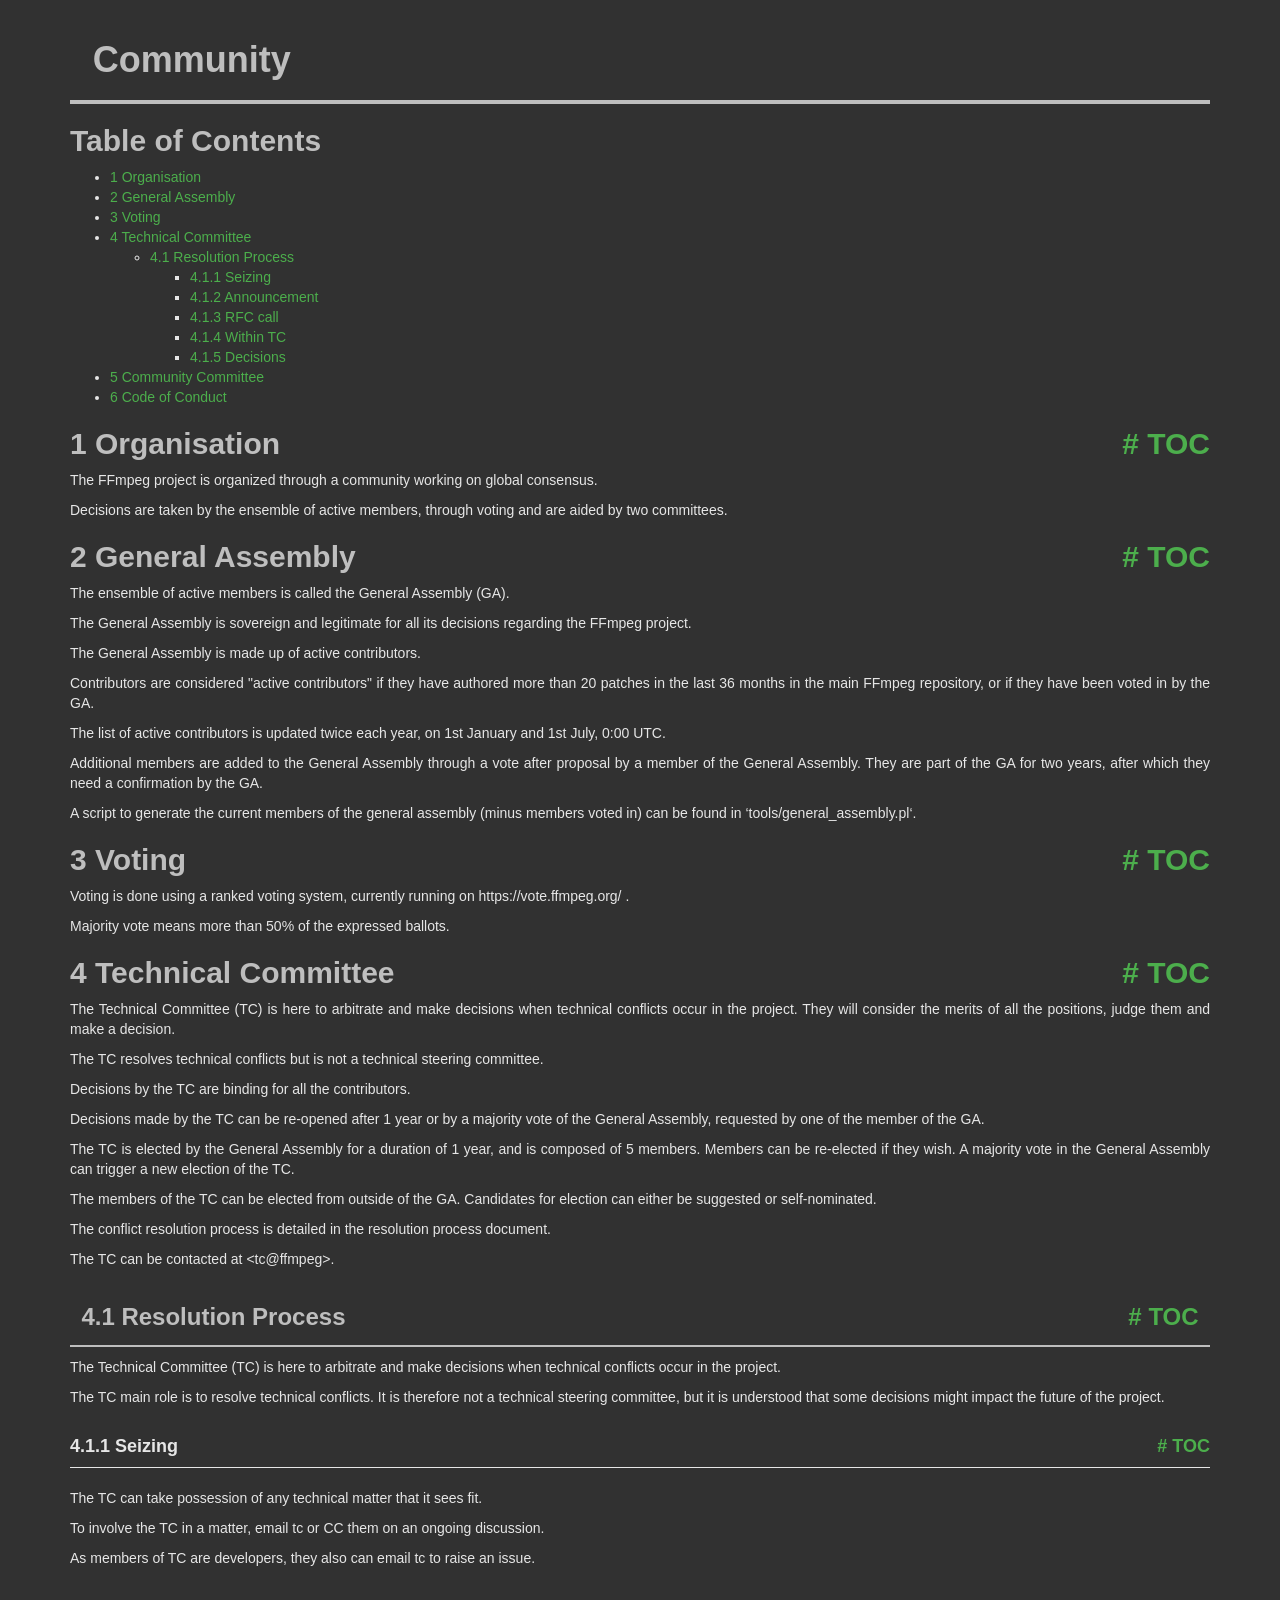
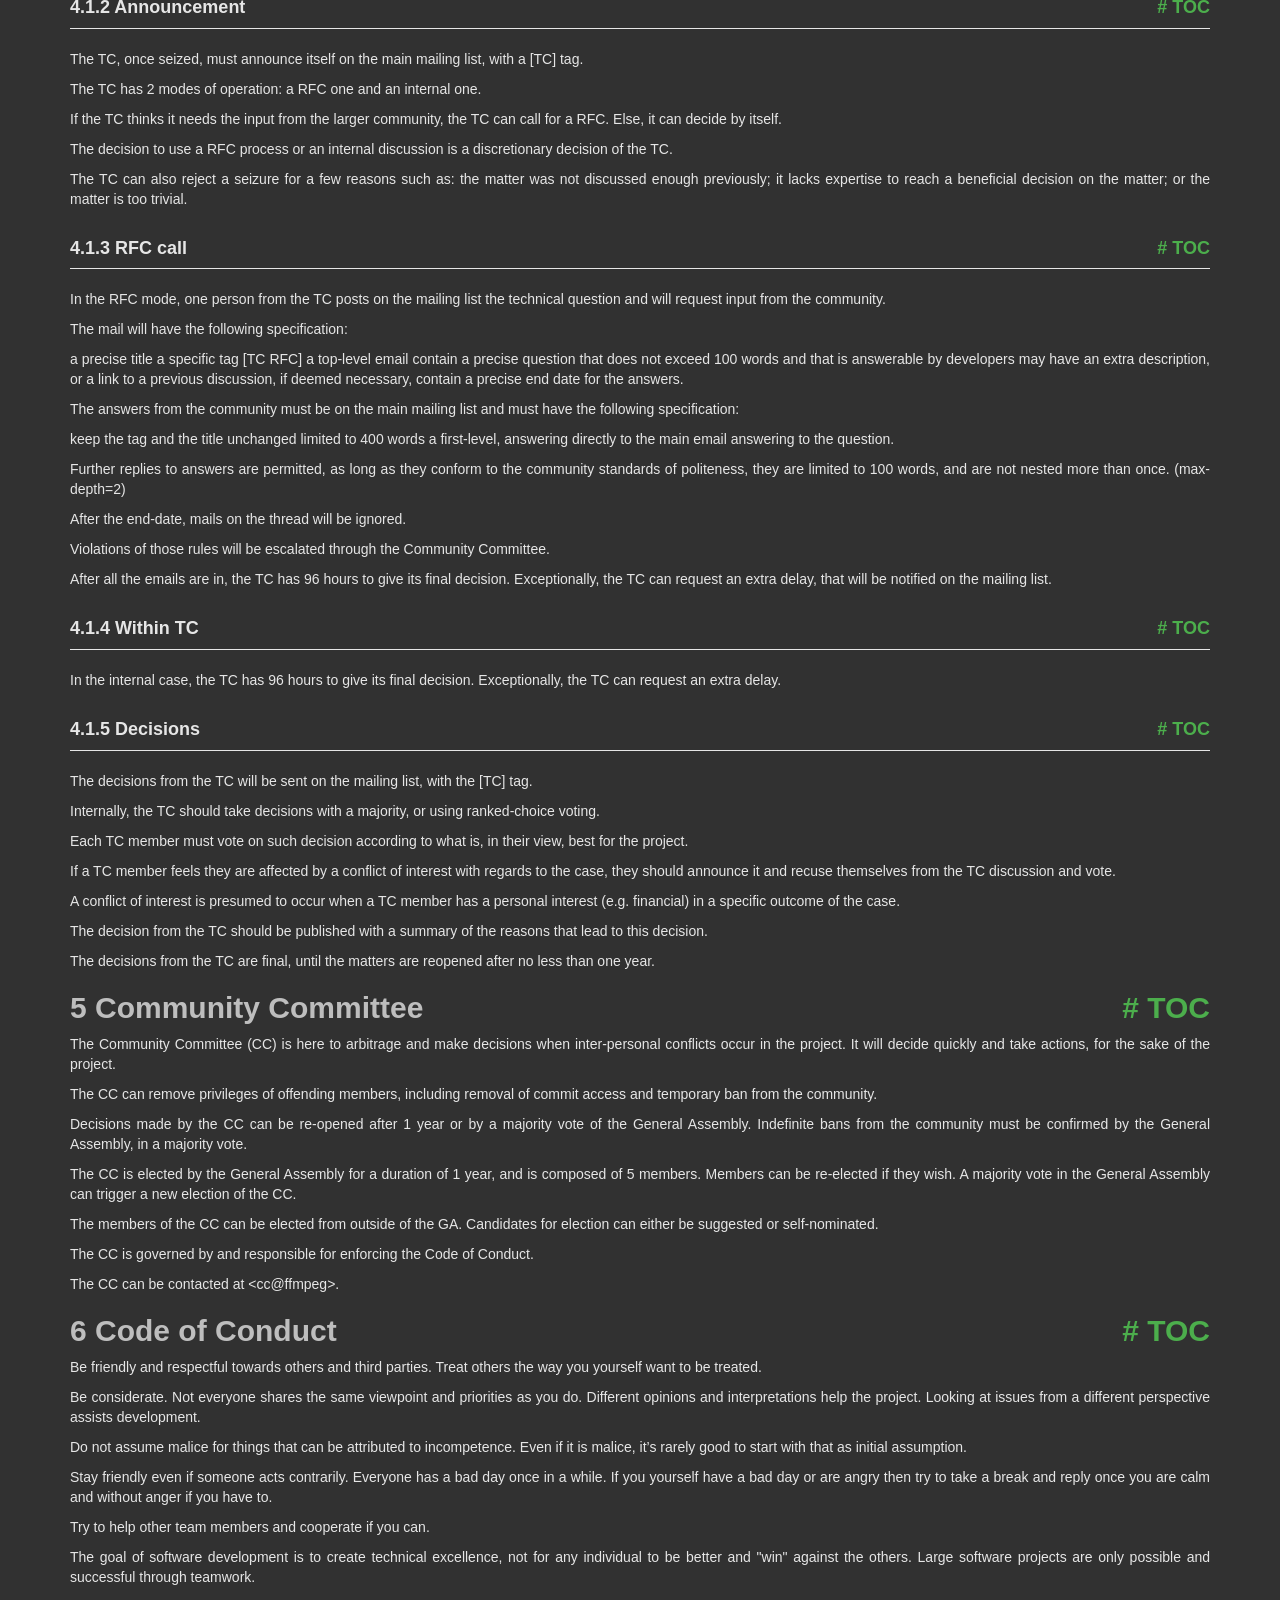
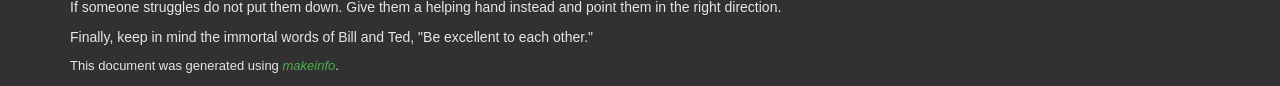
<file: bin/ffmpeg/doc/community.html>
<!DOCTYPE html PUBLIC "-//W3C//DTD HTML 4.01 Transitional//EN" "http://www.w3.org/TR/html4/loose.dtd">
<html>
<!-- Created by GNU Texinfo 7.2, https://www.gnu.org/software/texinfo/ -->
  <head>
    <meta charset="utf-8">
    <title>
      Community
    </title>
    <meta name="viewport" content="width=device-width,initial-scale=1.0">
    <link rel="stylesheet" type="text/css" href="bootstrap.min.css">
    <link rel="stylesheet" type="text/css" href="style.min.css">
  </head>
  <body>
    <div class="container">
      <h1>
      Community
      </h1>


<a name="SEC_Top"></a>

<div class="region-contents" id="SEC_Contents">
<h2 class="contents-heading">Table of Contents</h2>

<div class="contents">

<ul class="toc-numbered-mark">
  <li><a id="toc-Organisation" href="#Organisation-1">1 Organisation</a></li>
  <li><a id="toc-General-Assembly" href="#General-Assembly-1">2 General Assembly</a></li>
  <li><a id="toc-Voting" href="#Voting-1">3 Voting</a></li>
  <li><a id="toc-Technical-Committee" href="#Technical-Committee-1">4 Technical Committee</a>
  <ul class="toc-numbered-mark">
    <li><a id="toc-Resolution-Process" href="#Resolution-Process-1">4.1 Resolution Process</a>
    <ul class="toc-numbered-mark">
      <li><a id="toc-Seizing" href="#Seizing">4.1.1 Seizing</a></li>
      <li><a id="toc-Announcement" href="#Announcement">4.1.2 Announcement</a></li>
      <li><a id="toc-RFC-call" href="#RFC-call">4.1.3 RFC call</a></li>
      <li><a id="toc-Within-TC" href="#Within-TC">4.1.4 Within TC</a></li>
      <li><a id="toc-Decisions" href="#Decisions">4.1.5 Decisions</a></li>
    </ul></li>
  </ul></li>
  <li><a id="toc-Community-Committee" href="#Community-Committee-1">5 Community Committee</a></li>
  <li><a id="toc-Code-of-Conduct" href="#Code-of-Conduct-1">6 Code of Conduct</a></li>
</ul>
</div>
</div>

<a class="anchor" id="Organisation"></a><a name="Organisation-1"></a>
<h2 class="chapter">1 Organisation<span class="pull-right"><a class="anchor hidden-xs" href="#Organisation" aria-hidden="true">#</a> <a class="anchor hidden-xs"href="#toc-Organisation" aria-hidden="true">TOC</a></span></h2>

<p>The FFmpeg project is organized through a community working on global consensus.
</p>
<p>Decisions are taken by the ensemble of active members, through voting and are aided by two committees.
</p>
<a class="anchor" id="General-Assembly"></a><a name="General-Assembly-1"></a>
<h2 class="chapter">2 General Assembly<span class="pull-right"><a class="anchor hidden-xs" href="#General-Assembly" aria-hidden="true">#</a> <a class="anchor hidden-xs"href="#toc-General-Assembly" aria-hidden="true">TOC</a></span></h2>

<p>The ensemble of active members is called the General Assembly (GA).
</p>
<p>The General Assembly is sovereign and legitimate for all its decisions regarding the FFmpeg project.
</p>
<p>The General Assembly is made up of active contributors.
</p>
<p>Contributors are considered &quot;active contributors&quot; if they have authored more than 20 patches in the last 36 months in the main FFmpeg repository, or if they have been voted in by the GA.
</p>
<p>The list of active contributors is updated twice each year, on 1st January and 1st July, 0:00 UTC.
</p>
<p>Additional members are added to the General Assembly through a vote after proposal by a member of the General Assembly. They are part of the GA for two years, after which they need a confirmation by the GA.
</p>
<p>A script to generate the current members of the general assembly (minus members voted in) can be found in &lsquo;tools/general_assembly.pl&lsquo;.
</p>
<a class="anchor" id="Voting"></a><a name="Voting-1"></a>
<h2 class="chapter">3 Voting<span class="pull-right"><a class="anchor hidden-xs" href="#Voting" aria-hidden="true">#</a> <a class="anchor hidden-xs"href="#toc-Voting" aria-hidden="true">TOC</a></span></h2>

<p>Voting is done using a ranked voting system, currently running on https://vote.ffmpeg.org/ .
</p>
<p>Majority vote means more than 50% of the expressed ballots.
</p>
<a class="anchor" id="Technical-Committee"></a><a name="Technical-Committee-1"></a>
<h2 class="chapter">4 Technical Committee<span class="pull-right"><a class="anchor hidden-xs" href="#Technical-Committee" aria-hidden="true">#</a> <a class="anchor hidden-xs"href="#toc-Technical-Committee" aria-hidden="true">TOC</a></span></h2>

<p>The Technical Committee (TC) is here to arbitrate and make decisions when technical conflicts occur in the project. They will consider the merits of all the positions, judge them and make a decision.
</p>
<p>The TC resolves technical conflicts but is not a technical steering committee.
</p>
<p>Decisions by the TC are binding for all the contributors.
</p>
<p>Decisions made by the TC can be re-opened after 1 year or by a majority vote of the General Assembly, requested by one of the member of the GA.
</p>
<p>The TC is elected by the General Assembly for a duration of 1 year, and is composed of 5 members. Members can be re-elected if they wish. A majority vote in the General Assembly can trigger a new election of the TC.
</p>
<p>The members of the TC can be elected from outside of the GA. Candidates for election can either be suggested or self-nominated.
</p>
<p>The conflict resolution process is detailed in the resolution process document.
</p>
<p>The TC can be contacted at &lt;tc@ffmpeg&gt;.
</p>
<a class="anchor" id="Resolution-Process"></a><a name="Resolution-Process-1"></a>
<h3 class="section">4.1 Resolution Process<span class="pull-right"><a class="anchor hidden-xs" href="#Resolution-Process" aria-hidden="true">#</a> <a class="anchor hidden-xs"href="#toc-Resolution-Process" aria-hidden="true">TOC</a></span></h3>

<p>The Technical Committee (TC) is here to arbitrate and make decisions when technical conflicts occur in the project.
</p>
<p>The TC main role is to resolve technical conflicts. It is therefore not a technical steering committee, but it is understood that some decisions might impact the future of the project.
</p>
<a name="Seizing"></a>
<h4 class="subsection">4.1.1 Seizing<span class="pull-right"><a class="anchor hidden-xs" href="#Seizing" aria-hidden="true">#</a> <a class="anchor hidden-xs"href="#toc-Seizing" aria-hidden="true">TOC</a></span></h4>

<p>The TC can take possession of any technical matter that it sees fit.
</p>
<p>To involve the TC in a matter, email tc&nbsp;or CC them on an ongoing discussion.
</p>
<p>As members of TC are developers, they also can email tc&nbsp;to raise an issue.
</p><a name="Announcement"></a>
<h4 class="subsection">4.1.2 Announcement<span class="pull-right"><a class="anchor hidden-xs" href="#Announcement" aria-hidden="true">#</a> <a class="anchor hidden-xs"href="#toc-Announcement" aria-hidden="true">TOC</a></span></h4>

<p>The TC, once seized, must announce itself on the main mailing list, with a [TC] tag.
</p>
<p>The TC has 2 modes of operation: a RFC one and an internal one.
</p>
<p>If the TC thinks it needs the input from the larger community, the TC can call for a RFC. Else, it can decide by itself.
</p>
<p>The decision to use a RFC process or an internal discussion is a discretionary decision of the TC.
</p>
<p>The TC can also reject a seizure for a few reasons such as: the matter was not discussed enough previously; it lacks expertise to reach a beneficial decision on the matter; or the matter is too trivial.
</p><a name="RFC-call"></a>
<h4 class="subsection">4.1.3 RFC call<span class="pull-right"><a class="anchor hidden-xs" href="#RFC-call" aria-hidden="true">#</a> <a class="anchor hidden-xs"href="#toc-RFC-call" aria-hidden="true">TOC</a></span></h4>

<p>In the RFC mode, one person from the TC posts on the mailing list the technical question and will request input from the community.
</p>
<p>The mail will have the following specification:
</p>
<p>a precise title
    a specific tag [TC RFC]
    a top-level email
    contain a precise question that does not exceed 100 words and that is answerable by developers
    may have an extra description, or a link to a previous discussion, if deemed necessary,
    contain a precise end date for the answers.
</p>
<p>The answers from the community must be on the main mailing list and must have the following specification:
</p>
<p>keep the tag and the title unchanged
    limited to 400 words
    a first-level, answering directly to the main email
    answering to the question.
</p>
<p>Further replies to answers are permitted, as long as they conform to the community standards of politeness, they are limited to 100 words, and are not nested more than once. (max-depth=2)
</p>
<p>After the end-date, mails on the thread will be ignored.
</p>
<p>Violations of those rules will be escalated through the Community Committee.
</p>
<p>After all the emails are in, the TC has 96 hours to give its final decision. Exceptionally, the TC can request an extra delay, that will be notified on the mailing list.
</p><a name="Within-TC"></a>
<h4 class="subsection">4.1.4 Within TC<span class="pull-right"><a class="anchor hidden-xs" href="#Within-TC" aria-hidden="true">#</a> <a class="anchor hidden-xs"href="#toc-Within-TC" aria-hidden="true">TOC</a></span></h4>

<p>In the internal case, the TC has 96 hours to give its final decision. Exceptionally, the TC can request an extra delay.
</p><a name="Decisions"></a>
<h4 class="subsection">4.1.5 Decisions<span class="pull-right"><a class="anchor hidden-xs" href="#Decisions" aria-hidden="true">#</a> <a class="anchor hidden-xs"href="#toc-Decisions" aria-hidden="true">TOC</a></span></h4>

<p>The decisions from the TC will be sent on the mailing list, with the [TC] tag.
</p>
<p>Internally, the TC should take decisions with a majority, or using ranked-choice voting.
</p>
<p>Each TC member must vote on such decision according to what is, in their view, best for the project.
</p>
<p>If a TC member feels they are affected by a conflict of interest with regards to the case, they should announce it and recuse themselves from the TC
discussion and vote.
</p>
<p>A conflict of interest is presumed to occur when a TC member has a personal interest (e.g. financial) in a specific outcome of the case.
</p>
<p>The decision from the TC should be published with a summary of the reasons that lead to this decision.
</p>
<p>The decisions from the TC are final, until the matters are reopened after no less than one year.
</p>
<a class="anchor" id="Community-Committee"></a><a name="Community-Committee-1"></a>
<h2 class="chapter">5 Community Committee<span class="pull-right"><a class="anchor hidden-xs" href="#Community-Committee" aria-hidden="true">#</a> <a class="anchor hidden-xs"href="#toc-Community-Committee" aria-hidden="true">TOC</a></span></h2>

<p>The Community Committee (CC) is here to arbitrage and make decisions when inter-personal conflicts occur in the project. It will decide quickly and take actions, for the sake of the project.
</p>
<p>The CC can remove privileges of offending members, including removal of commit access and temporary ban from the community.
</p>
<p>Decisions made by the CC can be re-opened after 1 year or by a majority vote of the General Assembly. Indefinite bans from the community must be confirmed by the General Assembly, in a majority vote.
</p>
<p>The CC is elected by the General Assembly for a duration of 1 year, and is composed of 5 members. Members can be re-elected if they wish. A majority vote in the General Assembly can trigger a new election of the CC.
</p>
<p>The members of the CC can be elected from outside of the GA. Candidates for election can either be suggested or self-nominated.
</p>
<p>The CC is governed by and responsible for enforcing the Code of Conduct.
</p>
<p>The CC can be contacted at &lt;cc@ffmpeg&gt;.
</p>
<a class="anchor" id="Code-of-Conduct"></a><a name="Code-of-Conduct-1"></a>
<h2 class="chapter">6 Code of Conduct<span class="pull-right"><a class="anchor hidden-xs" href="#Code-of-Conduct" aria-hidden="true">#</a> <a class="anchor hidden-xs"href="#toc-Code-of-Conduct" aria-hidden="true">TOC</a></span></h2>

<p>Be friendly and respectful towards others and third parties.
Treat others the way you yourself want to be treated.
</p>
<p>Be considerate. Not everyone shares the same viewpoint and priorities as you do.
Different opinions and interpretations help the project.
Looking at issues from a different perspective assists development.
</p>
<p>Do not assume malice for things that can be attributed to incompetence. Even if
it is malice, it&rsquo;s rarely good to start with that as initial assumption.
</p>
<p>Stay friendly even if someone acts contrarily. Everyone has a bad day
once in a while.
If you yourself have a bad day or are angry then try to take a break and reply
once you are calm and without anger if you have to.
</p>
<p>Try to help other team members and cooperate if you can.
</p>
<p>The goal of software development is to create technical excellence, not for any
individual to be better and &quot;win&quot; against the others. Large software projects
are only possible and successful through teamwork.
</p>
<p>If someone struggles do not put them down. Give them a helping hand
instead and point them in the right direction.
</p>
<p>Finally, keep in mind the immortal words of Bill and Ted,
&quot;Be excellent to each other.&quot;
</p>
      <p style="font-size: small;">
        This document was generated using <a class="uref" href="https://www.gnu.org/software/texinfo/"><em class="emph">makeinfo</em></a>.
      </p>
    </div>
  </body>
</html>
</file>
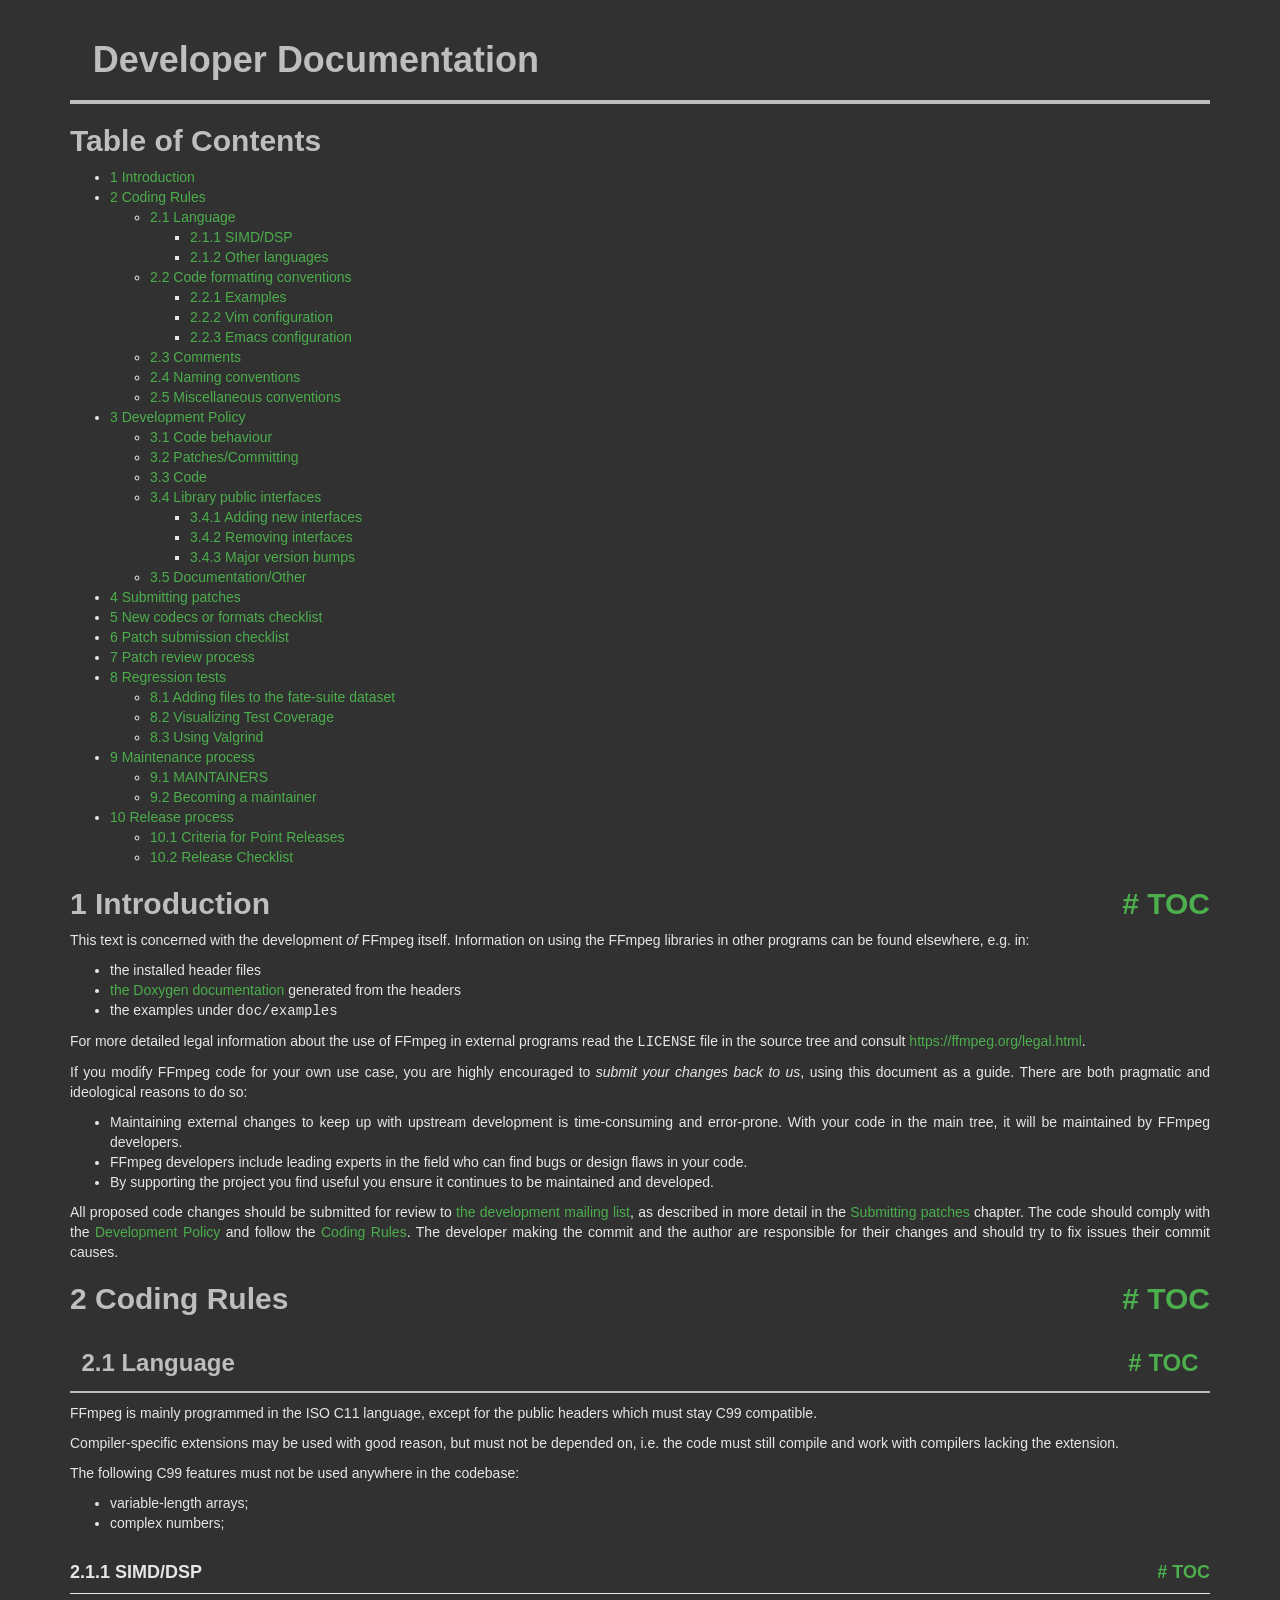
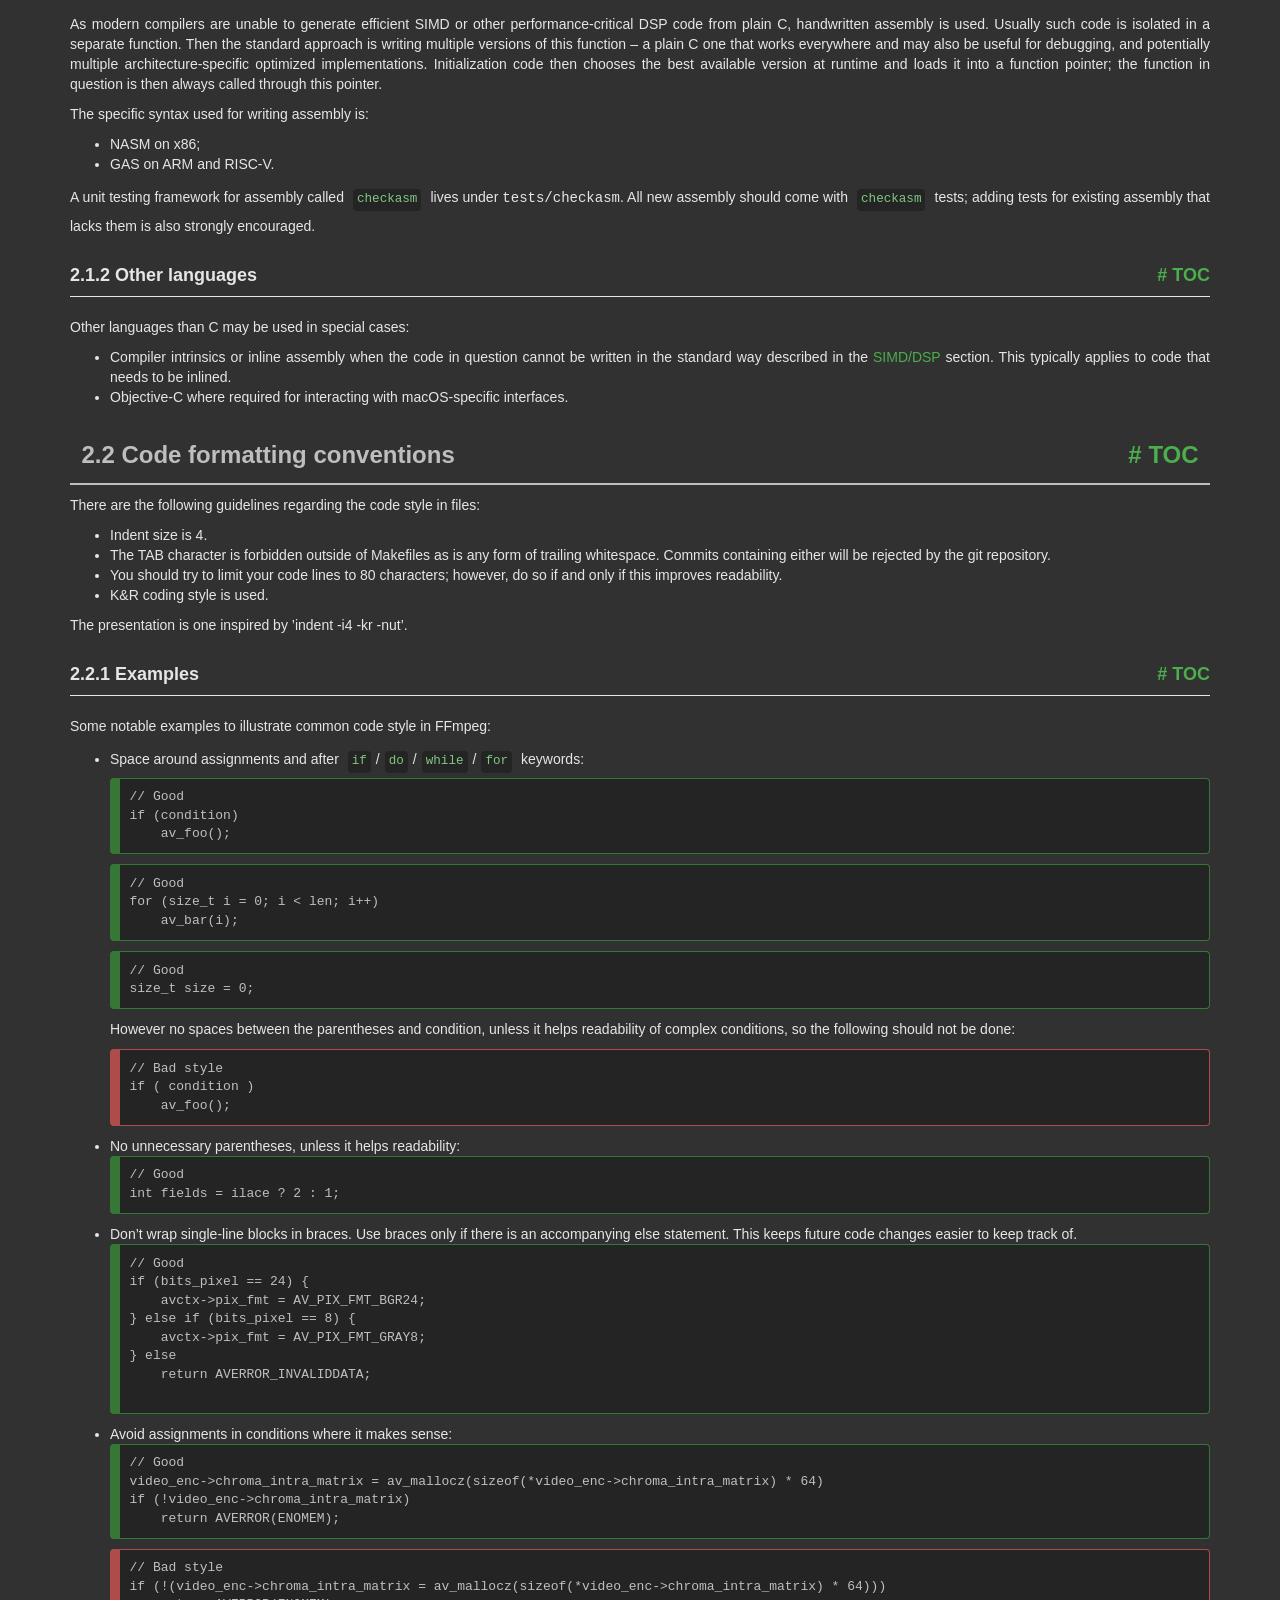
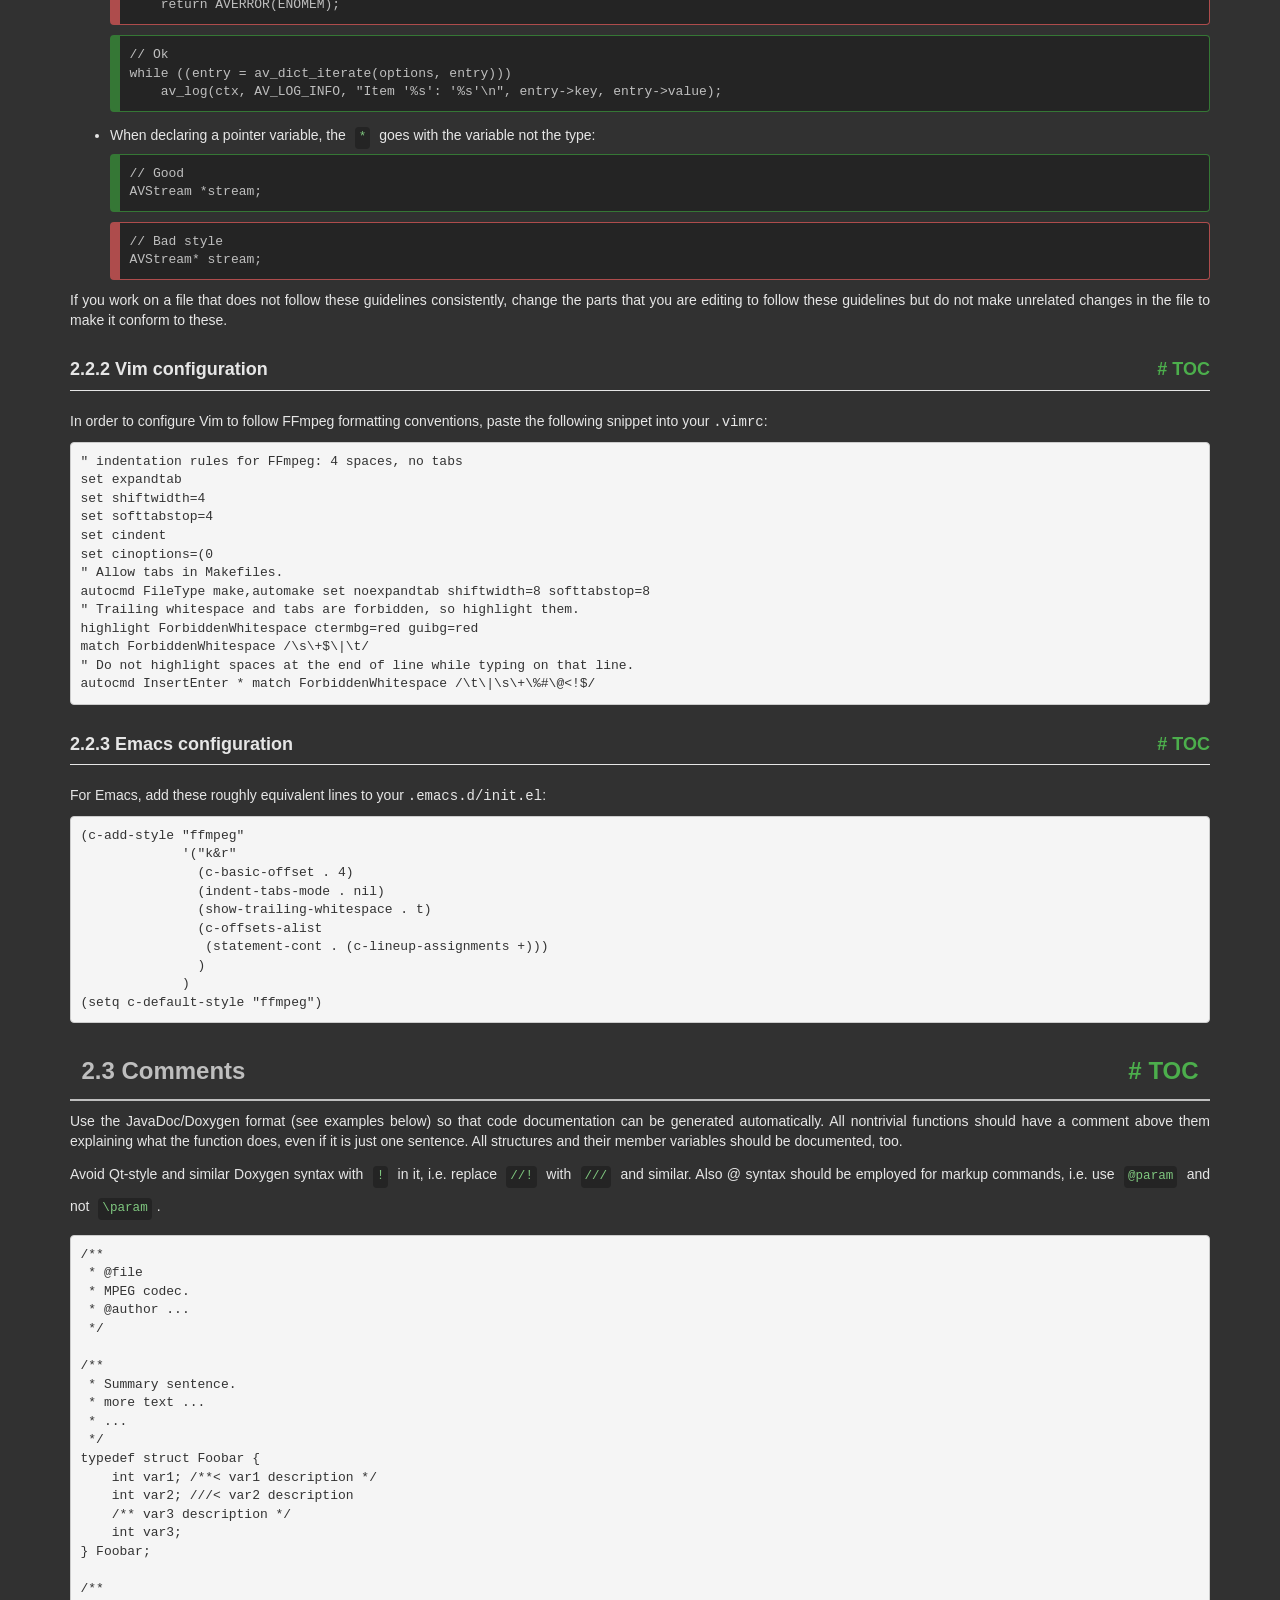
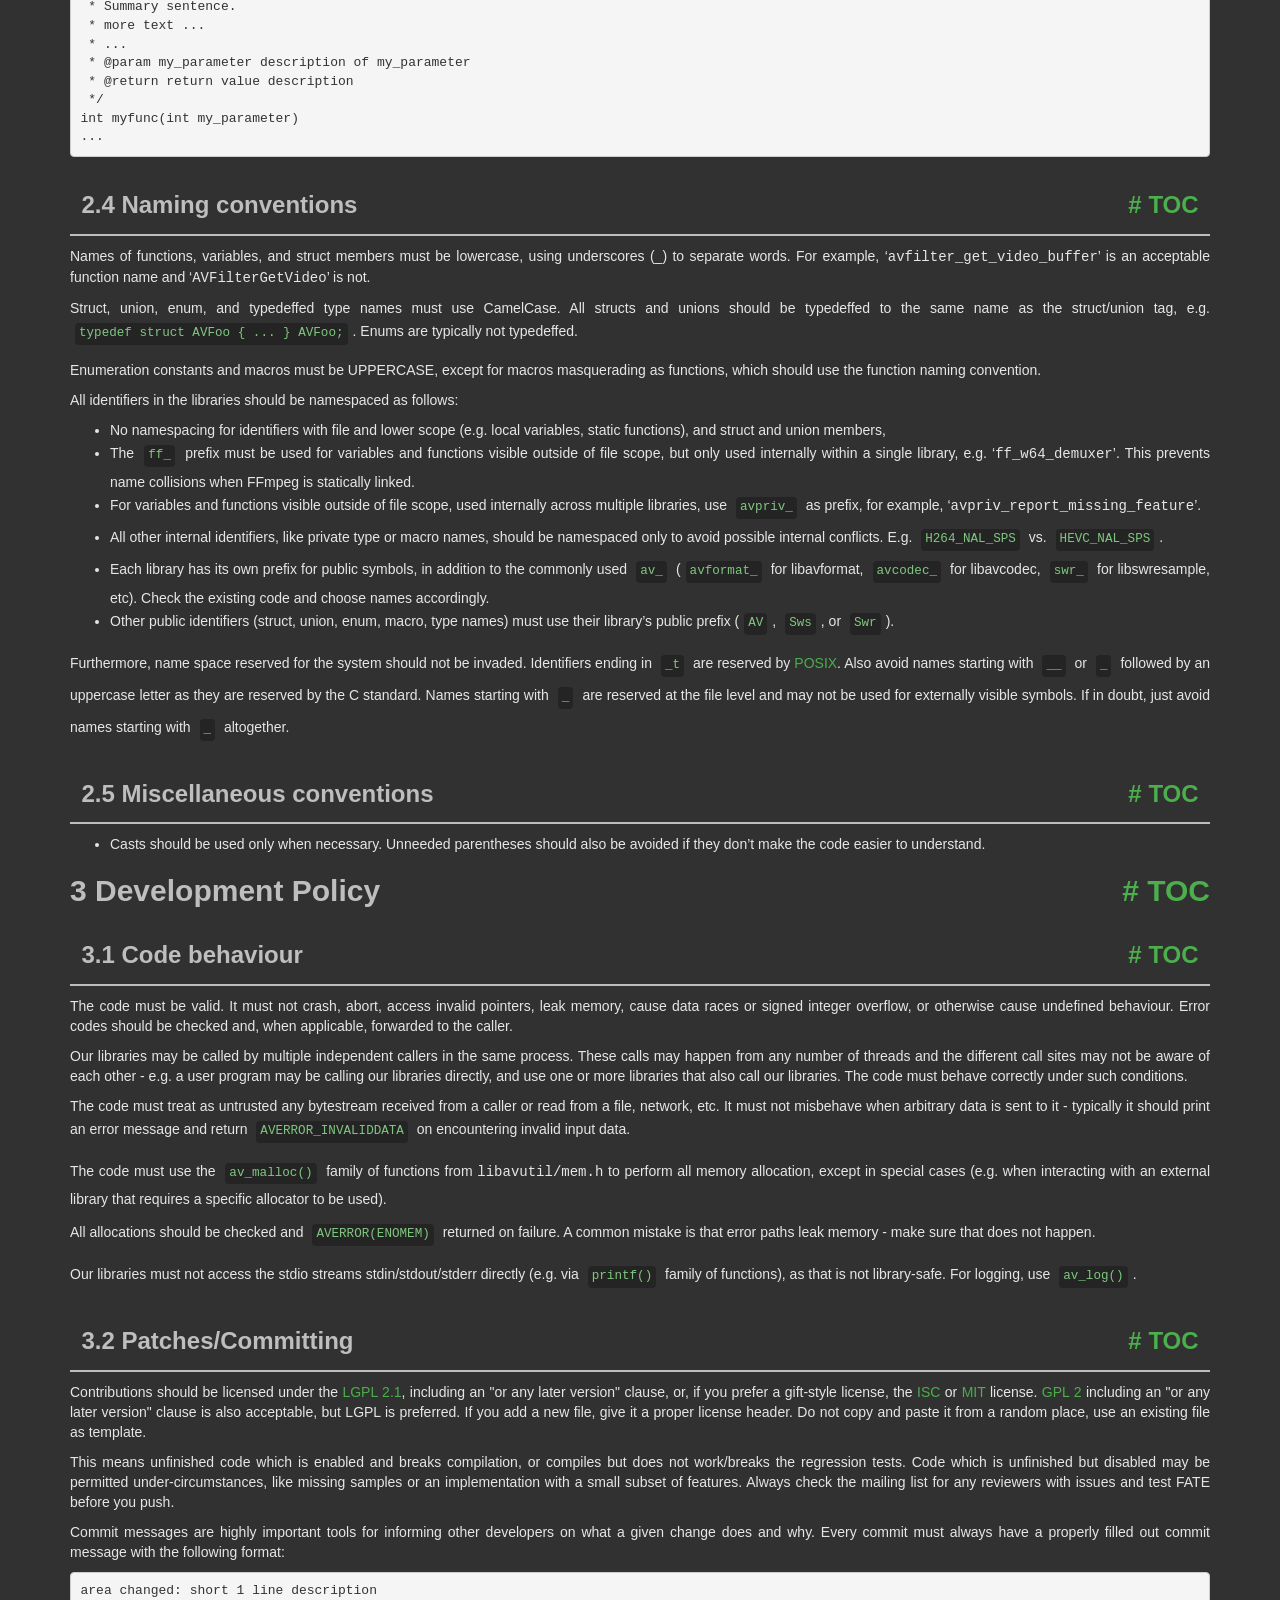
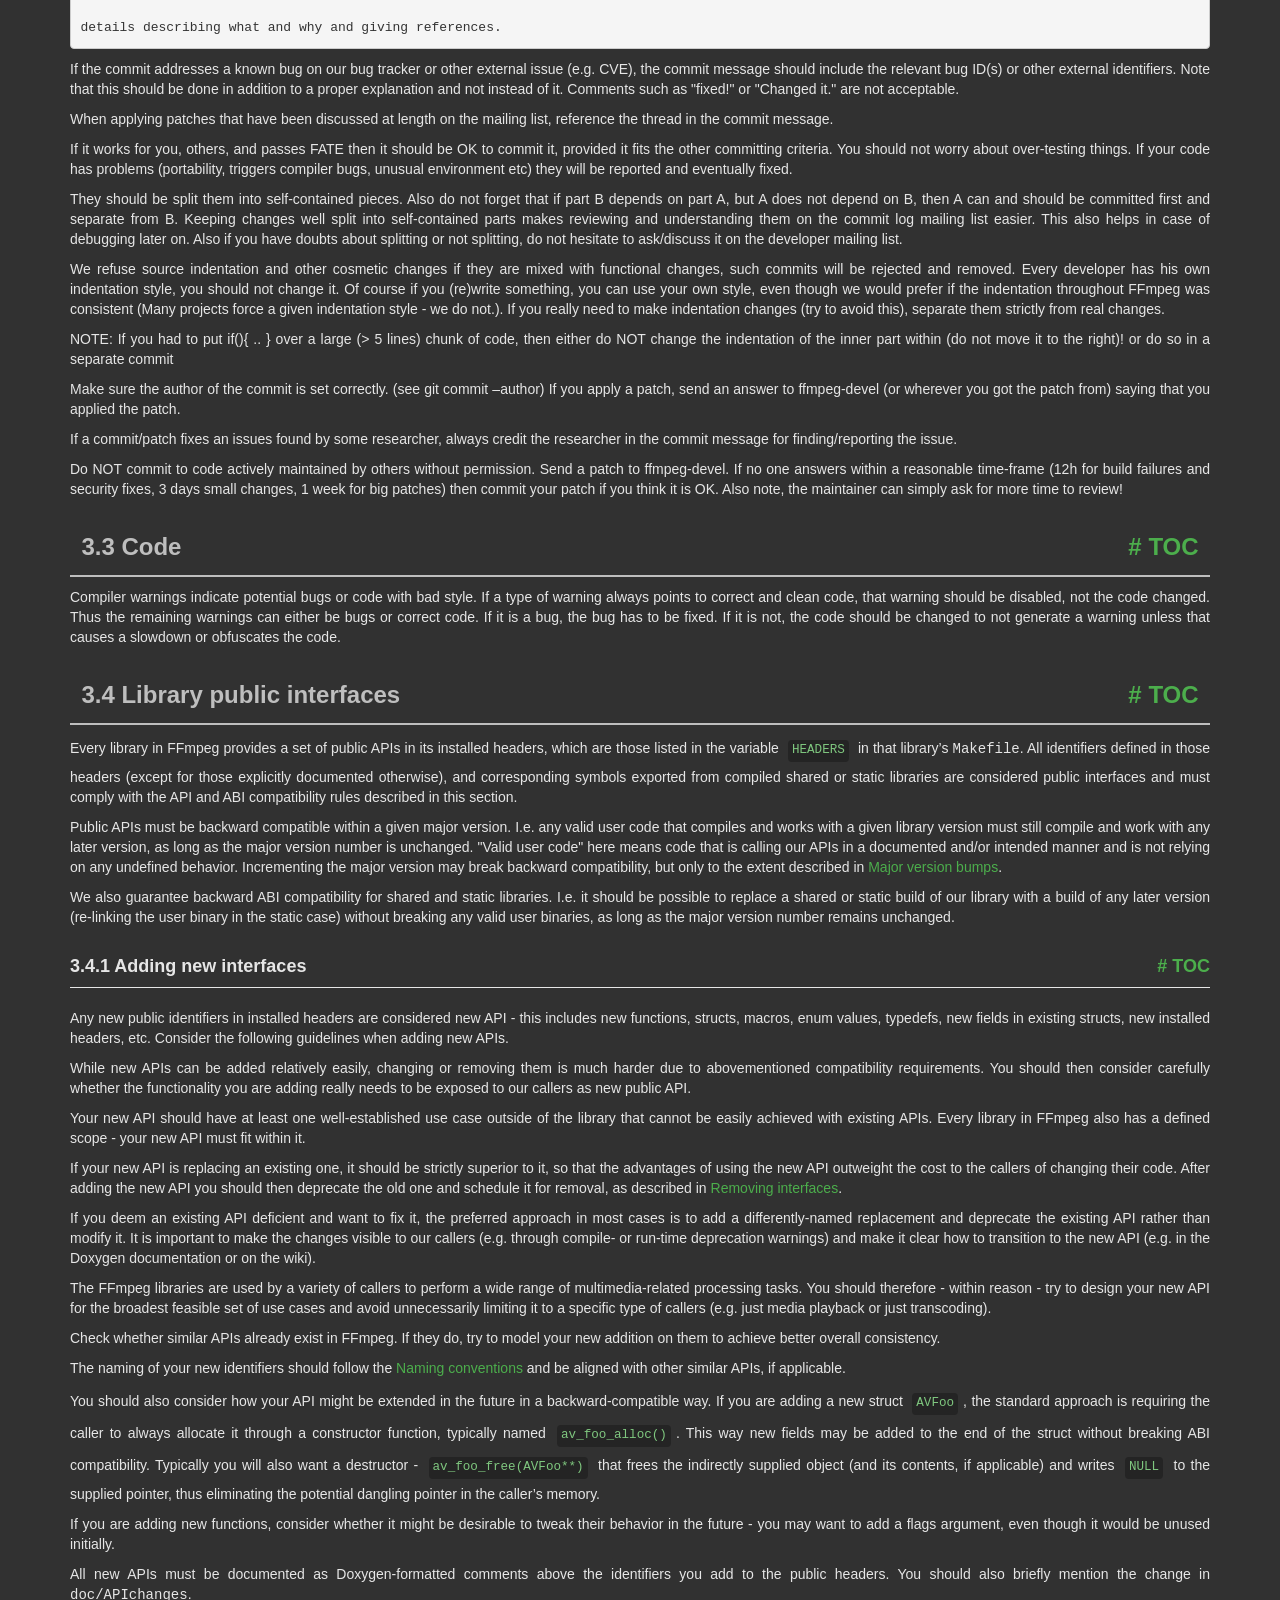
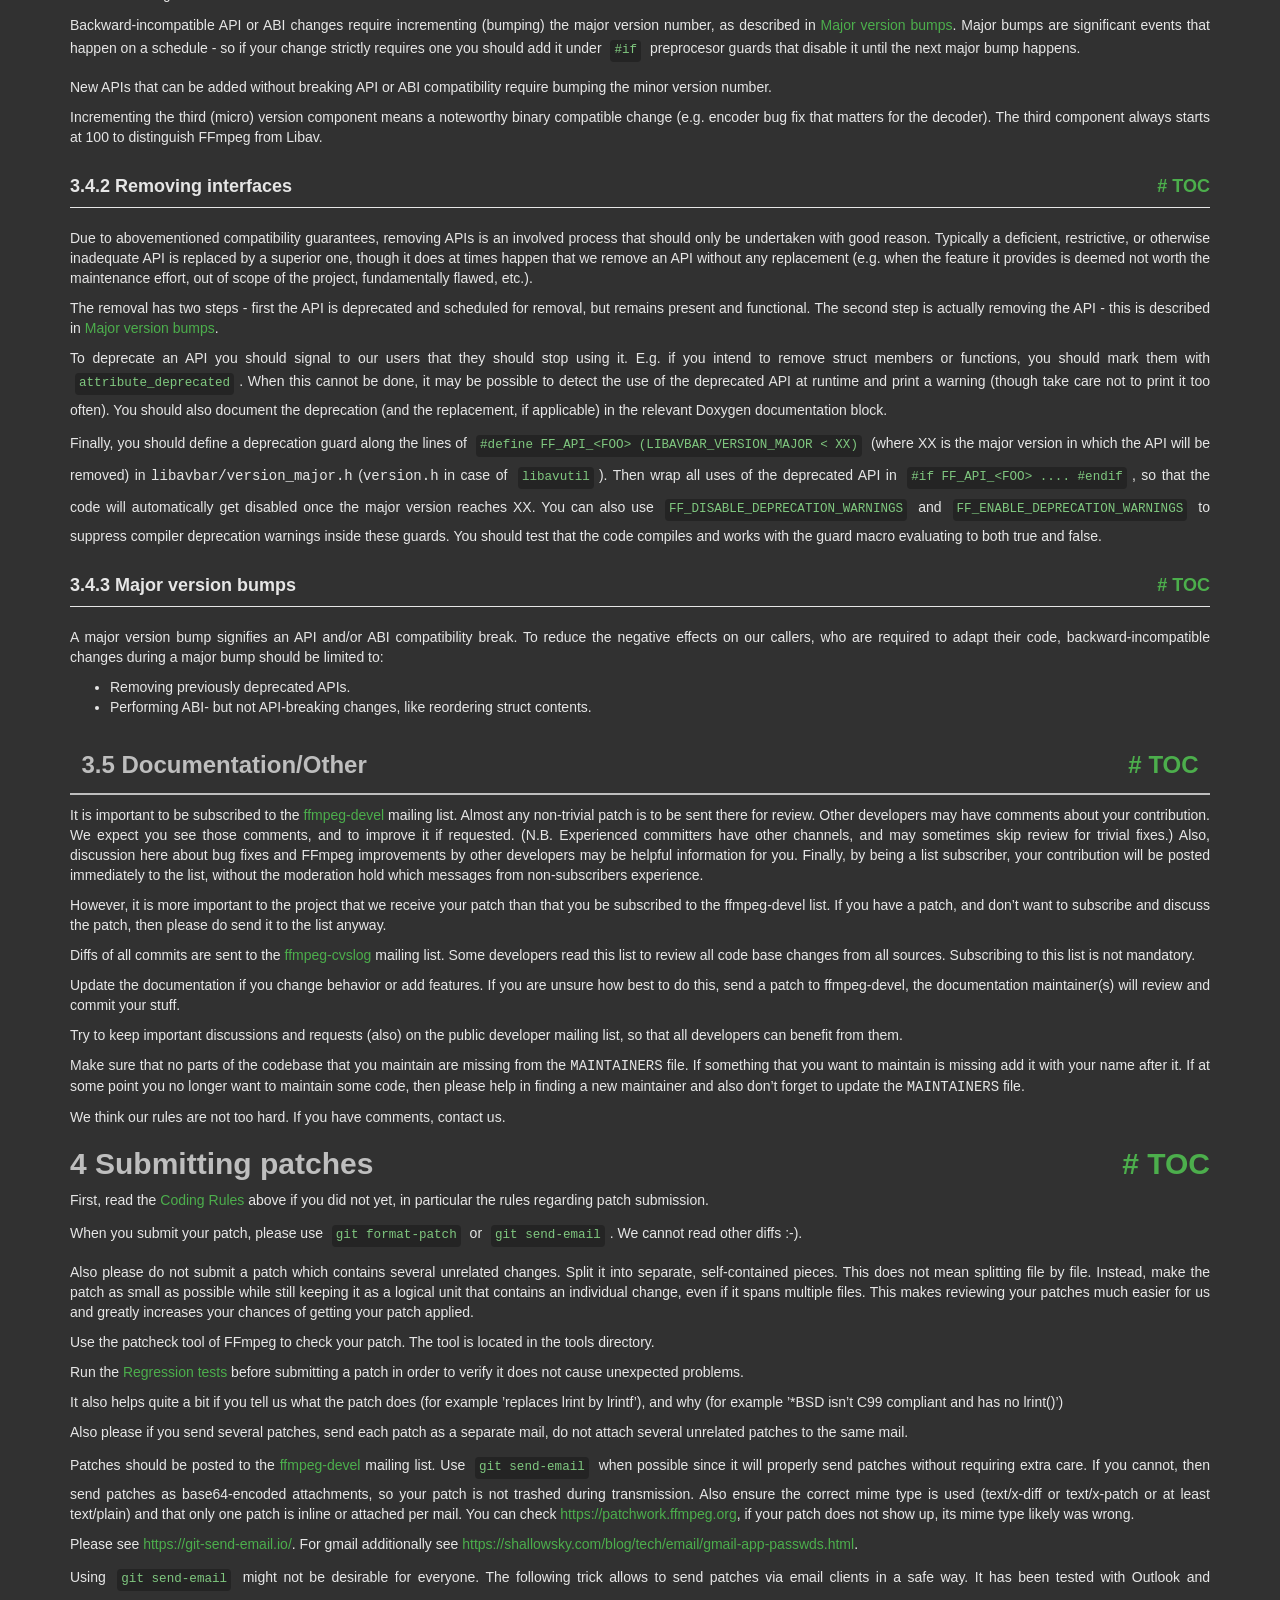
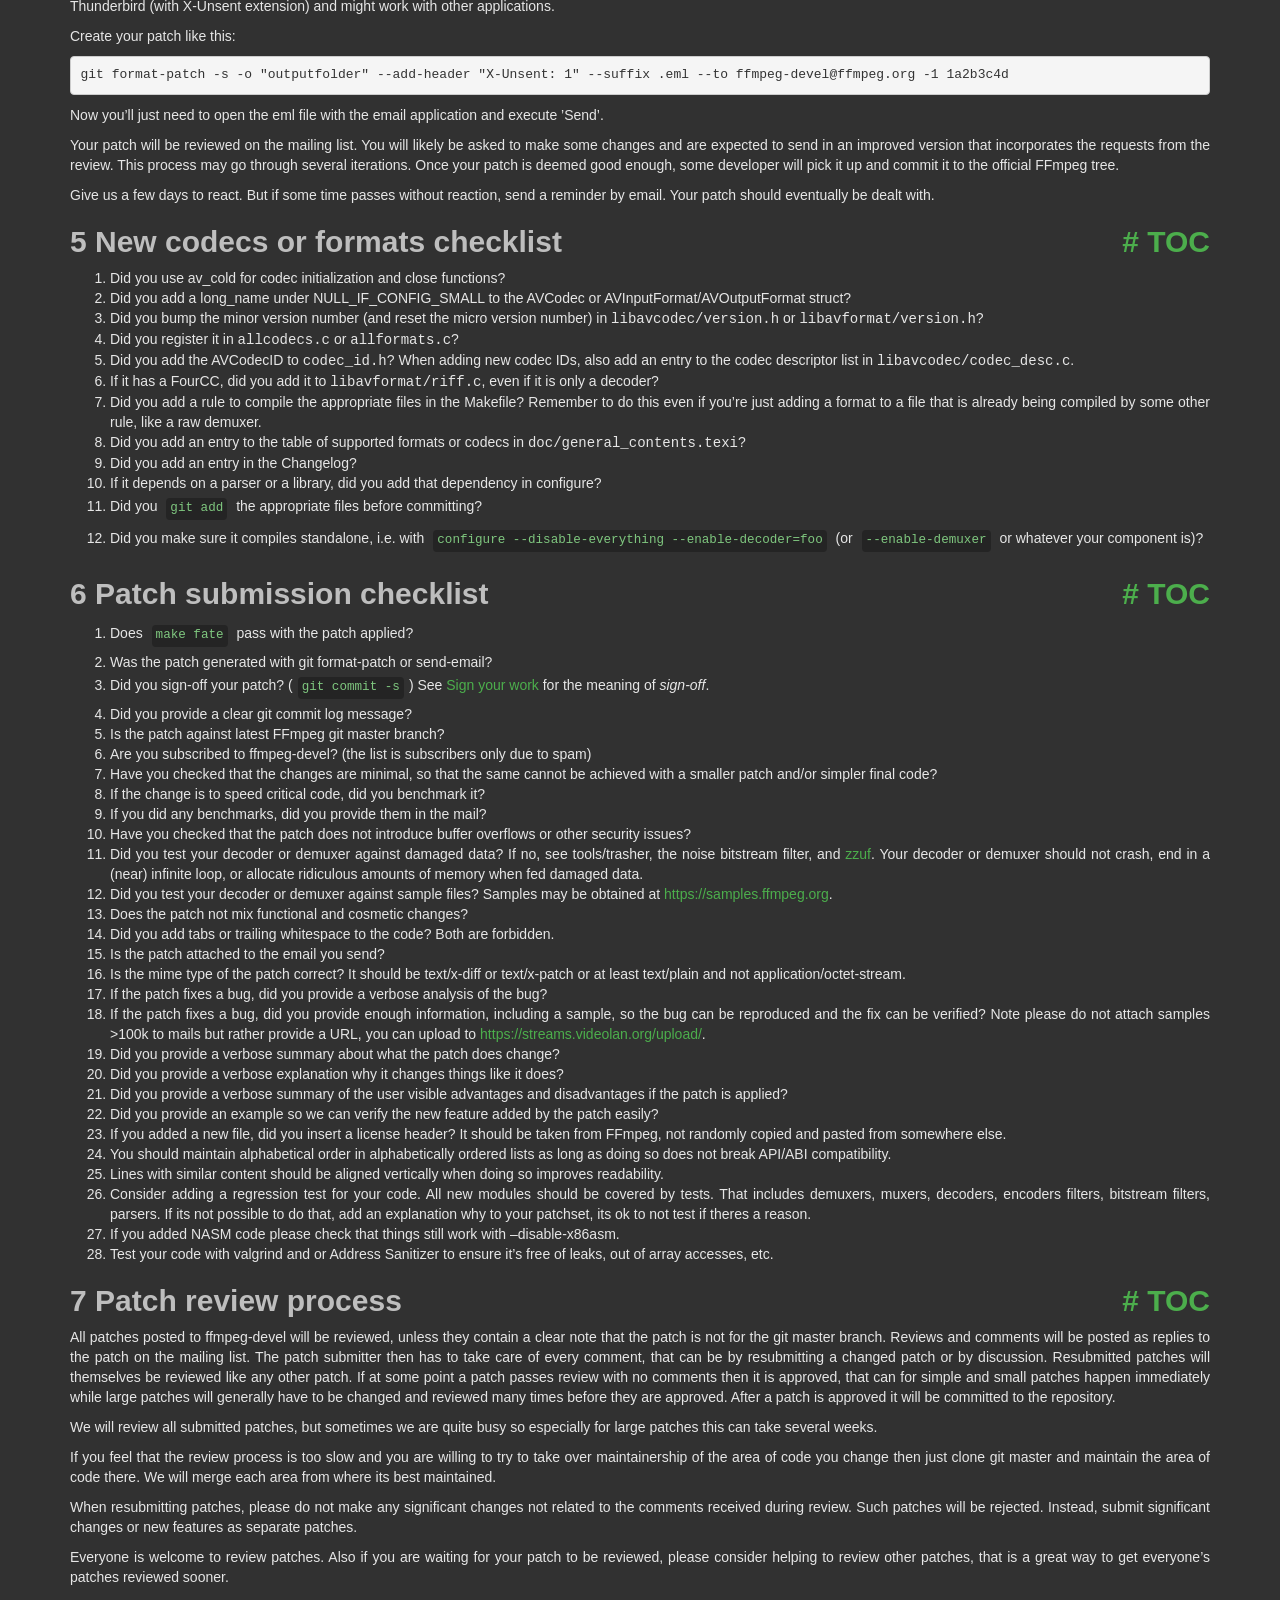
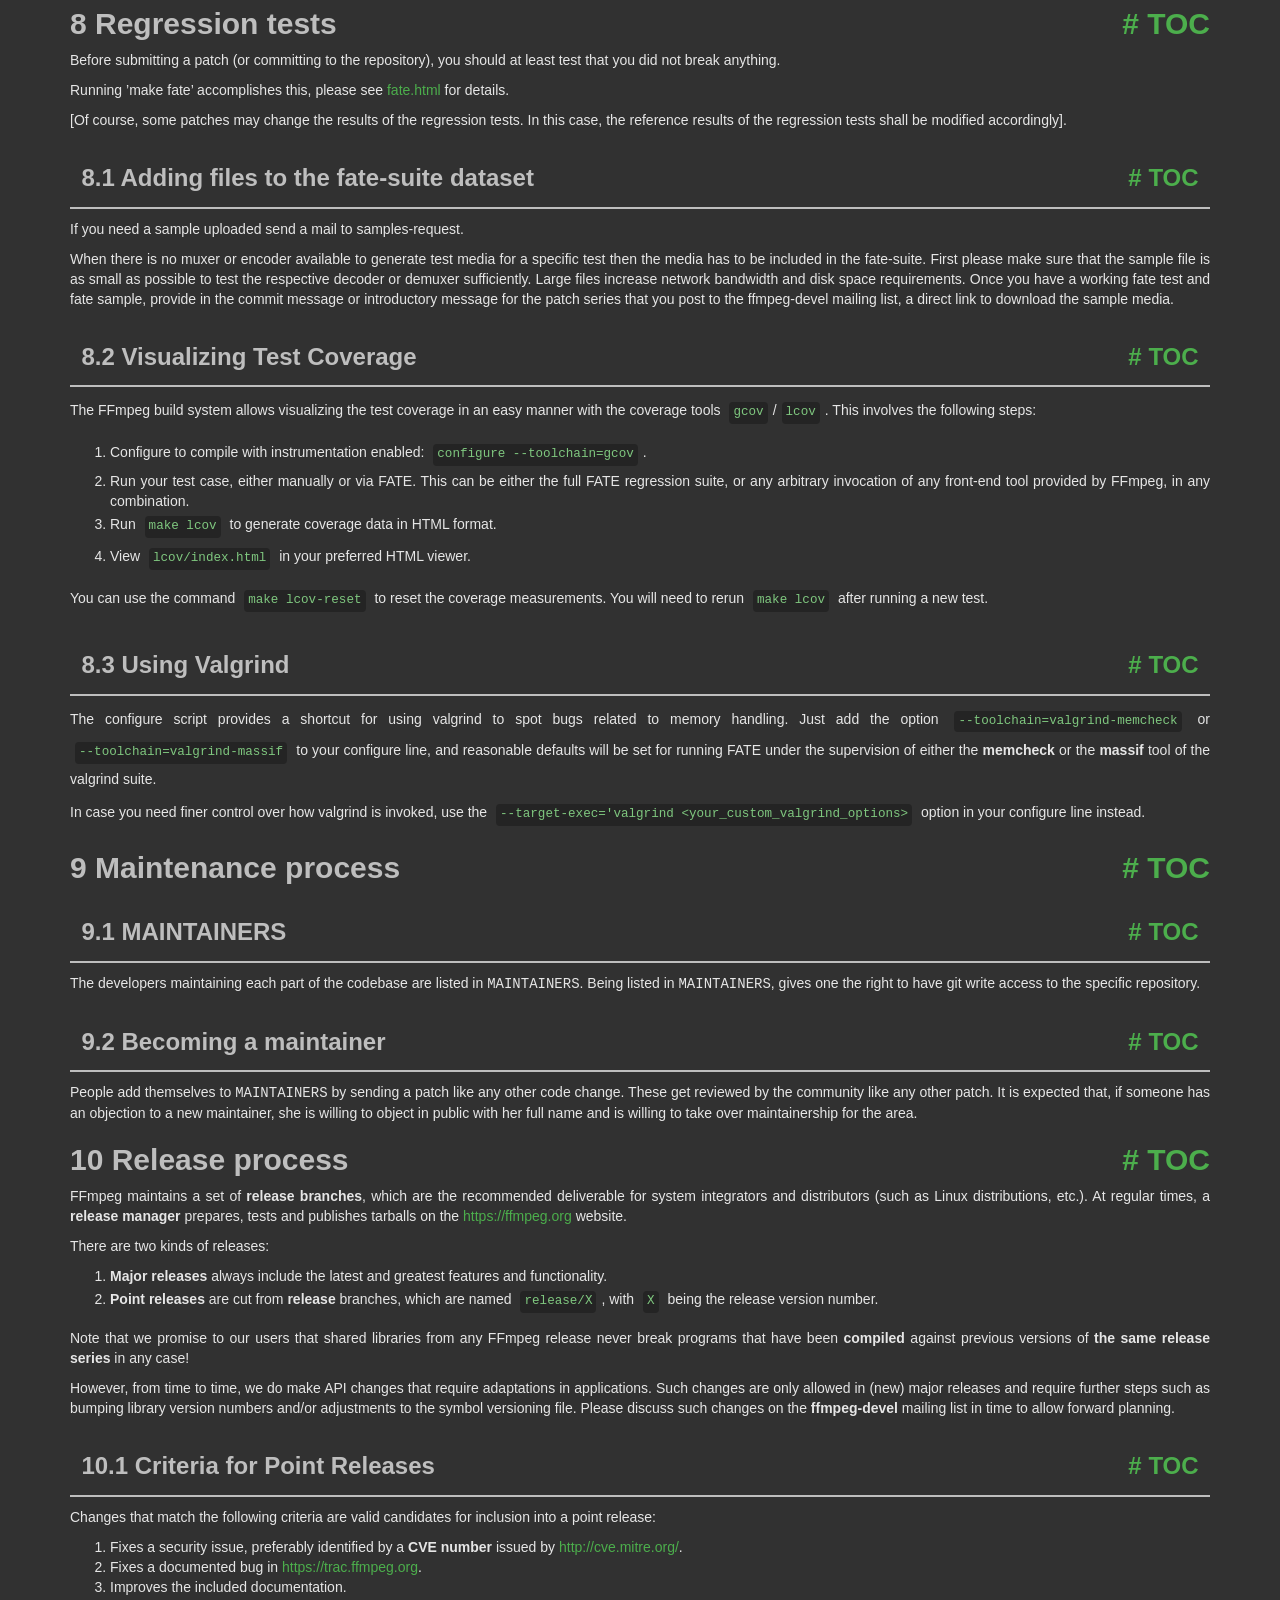
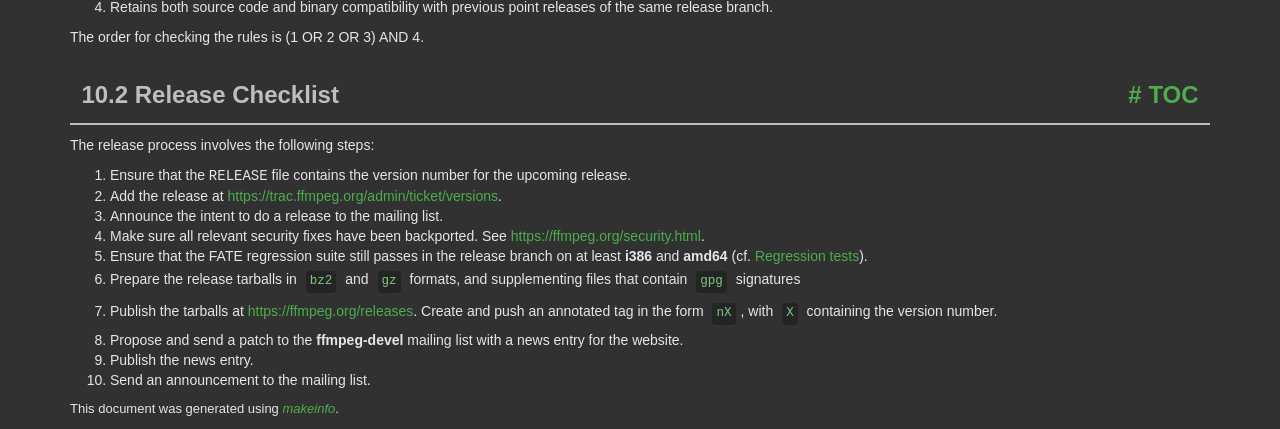
<file: bin/ffmpeg/doc/developer.html>
<!DOCTYPE html PUBLIC "-//W3C//DTD HTML 4.01 Transitional//EN" "http://www.w3.org/TR/html4/loose.dtd">
<html>
<!-- Created by GNU Texinfo 7.2, https://www.gnu.org/software/texinfo/ -->
  <head>
    <meta charset="utf-8">
    <title>
      Developer Documentation
    </title>
    <meta name="viewport" content="width=device-width,initial-scale=1.0">
    <link rel="stylesheet" type="text/css" href="bootstrap.min.css">
    <link rel="stylesheet" type="text/css" href="style.min.css">
  </head>
  <body>
    <div class="container">
      <h1>
      Developer Documentation
      </h1>


<a name="SEC_Top"></a>

<div class="region-contents" id="SEC_Contents">
<h2 class="contents-heading">Table of Contents</h2>

<div class="contents">

<ul class="toc-numbered-mark">
  <li><a id="toc-Introduction" href="#Introduction">1 Introduction</a></li>
  <li><a id="toc-Coding-Rules" href="#Coding-Rules-1">2 Coding Rules</a>
  <ul class="toc-numbered-mark">
    <li><a id="toc-Language" href="#Language">2.1 Language</a>
    <ul class="toc-numbered-mark">
      <li><a id="toc-SIMD_002fDSP" href="#SIMD_002fDSP-1">2.1.1 SIMD/DSP</a></li>
      <li><a id="toc-Other-languages" href="#Other-languages">2.1.2 Other languages</a></li>
    </ul></li>
    <li><a id="toc-Code-formatting-conventions" href="#Code-formatting-conventions">2.2 Code formatting conventions</a>
    <ul class="toc-numbered-mark">
      <li><a id="toc-Examples" href="#Examples">2.2.1 Examples</a></li>
      <li><a id="toc-Vim-configuration" href="#Vim-configuration">2.2.2 Vim configuration</a></li>
      <li><a id="toc-Emacs-configuration" href="#Emacs-configuration">2.2.3 Emacs configuration</a></li>
    </ul></li>
    <li><a id="toc-Comments" href="#Comments">2.3 Comments</a></li>
    <li><a id="toc-Naming-conventions" href="#Naming-conventions-1">2.4 Naming conventions</a></li>
    <li><a id="toc-Miscellaneous-conventions" href="#Miscellaneous-conventions">2.5 Miscellaneous conventions</a></li>
  </ul></li>
  <li><a id="toc-Development-Policy" href="#Development-Policy-1">3 Development Policy</a>
  <ul class="toc-numbered-mark">
    <li><a id="toc-Code-behaviour" href="#Code-behaviour">3.1 Code behaviour</a></li>
    <li><a id="toc-Patches_002fCommitting" href="#Patches_002fCommitting">3.2 Patches/Committing</a></li>
    <li><a id="toc-Code" href="#Code">3.3 Code</a></li>
    <li><a id="toc-Library-public-interfaces" href="#Library-public-interfaces">3.4 Library public interfaces</a>
    <ul class="toc-numbered-mark">
      <li><a id="toc-Adding-new-interfaces" href="#Adding-new-interfaces">3.4.1 Adding new interfaces</a></li>
      <li><a id="toc-Removing-interfaces" href="#Removing-interfaces-1">3.4.2 Removing interfaces</a></li>
      <li><a id="toc-Major-version-bumps" href="#Major-version-bumps-1">3.4.3 Major version bumps</a></li>
    </ul></li>
    <li><a id="toc-Documentation_002fOther" href="#Documentation_002fOther">3.5 Documentation/Other</a></li>
  </ul></li>
  <li><a id="toc-Submitting-patches" href="#Submitting-patches-1">4 Submitting patches</a></li>
  <li><a id="toc-New-codecs-or-formats-checklist" href="#New-codecs-or-formats-checklist">5 New codecs or formats checklist</a></li>
  <li><a id="toc-Patch-submission-checklist" href="#Patch-submission-checklist">6 Patch submission checklist</a></li>
  <li><a id="toc-Patch-review-process" href="#Patch-review-process">7 Patch review process</a></li>
  <li><a id="toc-Regression-tests" href="#Regression-tests-1">8 Regression tests</a>
  <ul class="toc-numbered-mark">
    <li><a id="toc-Adding-files-to-the-fate_002dsuite-dataset" href="#Adding-files-to-the-fate_002dsuite-dataset">8.1 Adding files to the fate-suite dataset</a></li>
    <li><a id="toc-Visualizing-Test-Coverage" href="#Visualizing-Test-Coverage">8.2 Visualizing Test Coverage</a></li>
    <li><a id="toc-Using-Valgrind" href="#Using-Valgrind">8.3 Using Valgrind</a></li>
  </ul></li>
  <li><a id="toc-Maintenance-process" href="#Maintenance-process">9 Maintenance process</a>
  <ul class="toc-numbered-mark">
    <li><a id="toc-MAINTAINERS" href="#MAINTAINERS-1">9.1 MAINTAINERS</a></li>
    <li><a id="toc-Becoming-a-maintainer" href="#Becoming-a-maintainer-1">9.2 Becoming a maintainer</a></li>
  </ul></li>
  <li><a id="toc-Release-process" href="#Release-process-1">10 Release process</a>
  <ul class="toc-numbered-mark">
    <li><a id="toc-Criteria-for-Point-Releases" href="#Criteria-for-Point-Releases-1">10.1 Criteria for Point Releases</a></li>
    <li><a id="toc-Release-Checklist" href="#Release-Checklist">10.2 Release Checklist</a></li>
  </ul></li>
</ul>
</div>
</div>

<a name="Introduction"></a>
<h2 class="chapter">1 Introduction<span class="pull-right"><a class="anchor hidden-xs" href="#Introduction" aria-hidden="true">#</a> <a class="anchor hidden-xs"href="#toc-Introduction" aria-hidden="true">TOC</a></span></h2>

<p>This text is concerned with the development <em class="emph">of</em> FFmpeg itself. Information
on using the FFmpeg libraries in other programs can be found elsewhere, e.g. in:
</p><ul class="itemize mark-bullet">
<li>the installed header files
</li><li><a class="url" href="http://ffmpeg.org/doxygen/trunk/index.html">the Doxygen documentation</a>
generated from the headers
</li><li>the examples under <samp class="file">doc/examples</samp>
</li></ul>

<p>For more detailed legal information about the use of FFmpeg in
external programs read the <samp class="file">LICENSE</samp> file in the source tree and
consult <a class="url" href="https://ffmpeg.org/legal.html">https://ffmpeg.org/legal.html</a>.
</p>
<p>If you modify FFmpeg code for your own use case, you are highly encouraged to
<em class="emph">submit your changes back to us</em>, using this document as a guide. There are
both pragmatic and ideological reasons to do so:
</p><ul class="itemize mark-bullet">
<li>Maintaining external changes to keep up with upstream development is
time-consuming and error-prone. With your code in the main tree, it will be
maintained by FFmpeg developers.
</li><li>FFmpeg developers include leading experts in the field who can find bugs or
design flaws in your code.
</li><li>By supporting the project you find useful you ensure it continues to be
maintained and developed.
</li></ul>

<p>All proposed code changes should be submitted for review to
<a class="url" href="mailto:ffmpeg-devel@ffmpeg.org">the development mailing list</a>, as
described in more detail in the <a class="ref" href="#Submitting-patches">Submitting patches</a> chapter. The code
should comply with the <a class="ref" href="#Development-Policy">Development Policy</a> and follow the <a class="ref" href="#Coding-Rules">Coding Rules</a>.
The developer making the commit and the author are responsible for their changes
and should try to fix issues their commit causes.
</p>
<a class="anchor" id="Coding-Rules"></a><a name="Coding-Rules-1"></a>
<h2 class="chapter">2 Coding Rules<span class="pull-right"><a class="anchor hidden-xs" href="#Coding-Rules" aria-hidden="true">#</a> <a class="anchor hidden-xs"href="#toc-Coding-Rules" aria-hidden="true">TOC</a></span></h2>

<a name="Language"></a>
<h3 class="section">2.1 Language<span class="pull-right"><a class="anchor hidden-xs" href="#Language" aria-hidden="true">#</a> <a class="anchor hidden-xs"href="#toc-Language" aria-hidden="true">TOC</a></span></h3>

<p>FFmpeg is mainly programmed in the ISO C11 language, except for the public
headers which must stay C99 compatible.
</p>
<p>Compiler-specific extensions may be used with good reason, but must not be
depended on, i.e. the code must still compile and work with compilers lacking
the extension.
</p>
<p>The following C99 features must not be used anywhere in the codebase:
</p><ul class="itemize mark-bullet">
<li>variable-length arrays;

</li><li>complex numbers;
</li></ul>

<a name="SIMD_002fDSP-1"></a>
<h4 class="subsection">2.1.1 SIMD/DSP<span class="pull-right"><a class="anchor hidden-xs" href="#SIMD_002fDSP" aria-hidden="true">#</a> <a class="anchor hidden-xs"href="#toc-SIMD_002fDSP" aria-hidden="true">TOC</a></span></h4>
<a class="anchor" id="SIMD_002fDSP"></a>
<p>As modern compilers are unable to generate efficient SIMD or other
performance-critical DSP code from plain C, handwritten assembly is used.
Usually such code is isolated in a separate function. Then the standard approach
is writing multiple versions of this function – a plain C one that works
everywhere and may also be useful for debugging, and potentially multiple
architecture-specific optimized implementations. Initialization code then
chooses the best available version at runtime and loads it into a function
pointer; the function in question is then always called through this pointer.
</p>
<p>The specific syntax used for writing assembly is:
</p><ul class="itemize mark-bullet">
<li>NASM on x86;

</li><li>GAS on ARM and RISC-V.
</li></ul>

<p>A unit testing framework for assembly called <code class="code">checkasm</code> lives under
<samp class="file">tests/checkasm</samp>. All new assembly should come with <code class="code">checkasm</code> tests;
adding tests for existing assembly that lacks them is also strongly encouraged.
</p>
<a name="Other-languages"></a>
<h4 class="subsection">2.1.2 Other languages<span class="pull-right"><a class="anchor hidden-xs" href="#Other-languages" aria-hidden="true">#</a> <a class="anchor hidden-xs"href="#toc-Other-languages" aria-hidden="true">TOC</a></span></h4>

<p>Other languages than C may be used in special cases:
</p><ul class="itemize mark-bullet">
<li>Compiler intrinsics or inline assembly when the code in question cannot be
written in the standard way described in the <a class="ref" href="#SIMD_002fDSP">SIMD/DSP</a> section. This
typically applies to code that needs to be inlined.

</li><li>Objective-C where required for interacting with macOS-specific interfaces.
</li></ul>

<a name="Code-formatting-conventions"></a>
<h3 class="section">2.2 Code formatting conventions<span class="pull-right"><a class="anchor hidden-xs" href="#Code-formatting-conventions" aria-hidden="true">#</a> <a class="anchor hidden-xs"href="#toc-Code-formatting-conventions" aria-hidden="true">TOC</a></span></h3>

<p>There are the following guidelines regarding the code style in files:
</p>
<ul class="itemize mark-bullet">
<li>Indent size is 4.

</li><li>The TAB character is forbidden outside of Makefiles as is any
form of trailing whitespace. Commits containing either will be
rejected by the git repository.

</li><li>You should try to limit your code lines to 80 characters; however, do so if
and only if this improves readability.

</li><li>K&amp;R coding style is used.
</li></ul>
<p>The presentation is one inspired by &rsquo;indent -i4 -kr -nut&rsquo;.
</p>
<a name="Examples"></a>
<h4 class="subsection">2.2.1 Examples<span class="pull-right"><a class="anchor hidden-xs" href="#Examples" aria-hidden="true">#</a> <a class="anchor hidden-xs"href="#toc-Examples" aria-hidden="true">TOC</a></span></h4>
<p>Some notable examples to illustrate common code style in FFmpeg:
</p>
<ul class="itemize mark-bullet">
<li>Space around assignments and after
<code class="code">if</code>/<code class="code">do</code>/<code class="code">while</code>/<code class="code">for</code> keywords:

<div class="example user-c user-good">
<pre class="example-preformatted">// Good
if (condition)
    av_foo();
</pre></div>

<div class="example user-c user-good">
<pre class="example-preformatted">// Good
for (size_t i = 0; i &lt; len; i++)
    av_bar(i);
</pre></div>

<div class="example user-c user-good">
<pre class="example-preformatted">// Good
size_t size = 0;
</pre></div>

<p>However no spaces between the parentheses and condition, unless it helps
readability of complex conditions, so the following should not be done:
</p>
<div class="example user-c user-bad">
<pre class="example-preformatted">// Bad style
if ( condition )
    av_foo();
</pre></div>

</li><li>No unnecessary parentheses, unless it helps readability:

<div class="example user-c user-good">
<pre class="example-preformatted">// Good
int fields = ilace ? 2 : 1;
</pre></div>

</li><li>Don&rsquo;t wrap single-line blocks in braces. Use braces only if there is an accompanying else statement. This keeps future code changes easier to keep track of.

<div class="example user-c user-good">
<pre class="example-preformatted">// Good
if (bits_pixel == 24) {
    avctx-&gt;pix_fmt = AV_PIX_FMT_BGR24;
} else if (bits_pixel == 8) {
    avctx-&gt;pix_fmt = AV_PIX_FMT_GRAY8;
} else
    return AVERROR_INVALIDDATA;

</pre></div>

</li><li>Avoid assignments in conditions where it makes sense:

<div class="example user-c user-good">
<pre class="example-preformatted">// Good
video_enc-&gt;chroma_intra_matrix = av_mallocz(sizeof(*video_enc-&gt;chroma_intra_matrix) * 64)
if (!video_enc-&gt;chroma_intra_matrix)
    return AVERROR(ENOMEM);
</pre></div>

<div class="example user-c user-bad">
<pre class="example-preformatted">// Bad style
if (!(video_enc-&gt;chroma_intra_matrix = av_mallocz(sizeof(*video_enc-&gt;chroma_intra_matrix) * 64)))
    return AVERROR(ENOMEM);
</pre></div>

<div class="example user-c user-good">
<pre class="example-preformatted">// Ok
while ((entry = av_dict_iterate(options, entry)))
    av_log(ctx, AV_LOG_INFO, &quot;Item '%s': '%s'\n&quot;, entry-&gt;key, entry-&gt;value);
</pre></div>

</li><li>When declaring a pointer variable, the <code class="code">*</code> goes with the variable not the type:

<div class="example user-c user-good">
<pre class="example-preformatted">// Good
AVStream *stream;
</pre></div>

<div class="example user-c user-bad">
<pre class="example-preformatted">// Bad style
AVStream* stream;
</pre></div>

</li></ul>

<p>If you work on a file that does not follow these guidelines consistently,
change the parts that you are editing to follow these guidelines but do
not make unrelated changes in the file to make it conform to these.
</p>
<a name="Vim-configuration"></a>
<h4 class="subsection">2.2.2 Vim configuration<span class="pull-right"><a class="anchor hidden-xs" href="#Vim-configuration" aria-hidden="true">#</a> <a class="anchor hidden-xs"href="#toc-Vim-configuration" aria-hidden="true">TOC</a></span></h4>
<p>In order to configure Vim to follow FFmpeg formatting conventions, paste
the following snippet into your <samp class="file">.vimrc</samp>:
</p><div class="example">
<pre class="example-preformatted">&quot; indentation rules for FFmpeg: 4 spaces, no tabs
set expandtab
set shiftwidth=4
set softtabstop=4
set cindent
set cinoptions=(0
&quot; Allow tabs in Makefiles.
autocmd FileType make,automake set noexpandtab shiftwidth=8 softtabstop=8
&quot; Trailing whitespace and tabs are forbidden, so highlight them.
highlight ForbiddenWhitespace ctermbg=red guibg=red
match ForbiddenWhitespace /\s\+$\|\t/
&quot; Do not highlight spaces at the end of line while typing on that line.
autocmd InsertEnter * match ForbiddenWhitespace /\t\|\s\+\%#\@&lt;!$/
</pre></div>

<a name="Emacs-configuration"></a>
<h4 class="subsection">2.2.3 Emacs configuration<span class="pull-right"><a class="anchor hidden-xs" href="#Emacs-configuration" aria-hidden="true">#</a> <a class="anchor hidden-xs"href="#toc-Emacs-configuration" aria-hidden="true">TOC</a></span></h4>
<p>For Emacs, add these roughly equivalent lines to your <samp class="file">.emacs.d/init.el</samp>:
</p><div class="example lisp">
<pre class="lisp-preformatted">(c-add-style &quot;ffmpeg&quot;
             '(&quot;k&amp;r&quot;
               (c-basic-offset . 4)
               (indent-tabs-mode . nil)
               (show-trailing-whitespace . t)
               (c-offsets-alist
                (statement-cont . (c-lineup-assignments +)))
               )
             )
(setq c-default-style &quot;ffmpeg&quot;)
</pre></div>

<a name="Comments"></a>
<h3 class="section">2.3 Comments<span class="pull-right"><a class="anchor hidden-xs" href="#Comments" aria-hidden="true">#</a> <a class="anchor hidden-xs"href="#toc-Comments" aria-hidden="true">TOC</a></span></h3>
<p>Use the JavaDoc/Doxygen  format (see examples below) so that code documentation
can be generated automatically. All nontrivial functions should have a comment
above them explaining what the function does, even if it is just one sentence.
All structures and their member variables should be documented, too.
</p>
<p>Avoid Qt-style and similar Doxygen syntax with <code class="code">!</code> in it, i.e. replace
<code class="code">//!</code> with <code class="code">///</code> and similar.  Also @ syntax should be employed
for markup commands, i.e. use <code class="code">@param</code> and not <code class="code">\param</code>.
</p>
<div class="example">
<pre class="example-preformatted">/**
 * @file
 * MPEG codec.
 * @author ...
 */

/**
 * Summary sentence.
 * more text ...
 * ...
 */
typedef struct Foobar {
    int var1; /**&lt; var1 description */
    int var2; ///&lt; var2 description
    /** var3 description */
    int var3;
} Foobar;

/**
 * Summary sentence.
 * more text ...
 * ...
 * @param my_parameter description of my_parameter
 * @return return value description
 */
int myfunc(int my_parameter)
...
</pre></div>

<a class="anchor" id="Naming-conventions"></a><a name="Naming-conventions-1"></a>
<h3 class="section">2.4 Naming conventions<span class="pull-right"><a class="anchor hidden-xs" href="#Naming-conventions" aria-hidden="true">#</a> <a class="anchor hidden-xs"href="#toc-Naming-conventions" aria-hidden="true">TOC</a></span></h3>

<p>Names of functions, variables, and struct members must be lowercase, using
underscores (_) to separate words. For example, &lsquo;<samp class="samp">avfilter_get_video_buffer</samp>&rsquo;
is an acceptable function name and &lsquo;<samp class="samp">AVFilterGetVideo</samp>&rsquo; is not.
</p>
<p>Struct, union, enum, and typedeffed type names must use CamelCase. All structs
and unions should be typedeffed to the same name as the struct/union tag, e.g.
<code class="code">typedef struct AVFoo { ... } AVFoo;</code>. Enums are typically not
typedeffed.
</p>
<p>Enumeration constants and macros must be UPPERCASE, except for macros
masquerading as functions, which should use the function naming convention.
</p>
<p>All identifiers in the libraries should be namespaced as follows:
</p><ul class="itemize mark-bullet">
<li>No namespacing for identifiers with file and lower scope (e.g. local variables,
static functions), and struct and union members,

</li><li>The <code class="code">ff_</code> prefix must be used for variables and functions visible outside
of file scope, but only used internally within a single library, e.g.
&lsquo;<samp class="samp">ff_w64_demuxer</samp>&rsquo;. This prevents name collisions when FFmpeg is statically
linked.

</li><li>For variables and functions visible outside of file scope, used internally
across multiple libraries, use <code class="code">avpriv_</code> as prefix, for example,
&lsquo;<samp class="samp">avpriv_report_missing_feature</samp>&rsquo;.

</li><li>All other internal identifiers, like private type or macro names, should be
namespaced only to avoid possible internal conflicts. E.g. <code class="code">H264_NAL_SPS</code>
vs. <code class="code">HEVC_NAL_SPS</code>.

</li><li>Each library has its own prefix for public symbols, in addition to the
commonly used <code class="code">av_</code> (<code class="code">avformat_</code> for libavformat,
<code class="code">avcodec_</code> for libavcodec, <code class="code">swr_</code> for libswresample, etc).
Check the existing code and choose names accordingly.

</li><li>Other public identifiers (struct, union, enum, macro, type names) must use their
library&rsquo;s public prefix (<code class="code">AV</code>, <code class="code">Sws</code>, or <code class="code">Swr</code>).
</li></ul>

<p>Furthermore, name space reserved for the system should not be invaded.
Identifiers ending in <code class="code">_t</code> are reserved by
<a class="url" href="http://pubs.opengroup.org/onlinepubs/007904975/functions/xsh_chap02_02.html#tag_02_02_02">POSIX</a>.
Also avoid names starting with <code class="code">__</code> or <code class="code">_</code> followed by an uppercase
letter as they are reserved by the C standard. Names starting with <code class="code">_</code>
are reserved at the file level and may not be used for externally visible
symbols. If in doubt, just avoid names starting with <code class="code">_</code> altogether.
</p>
<a name="Miscellaneous-conventions"></a>
<h3 class="section">2.5 Miscellaneous conventions<span class="pull-right"><a class="anchor hidden-xs" href="#Miscellaneous-conventions" aria-hidden="true">#</a> <a class="anchor hidden-xs"href="#toc-Miscellaneous-conventions" aria-hidden="true">TOC</a></span></h3>

<ul class="itemize mark-bullet">
<li>Casts should be used only when necessary. Unneeded parentheses
should also be avoided if they don&rsquo;t make the code easier to understand.
</li></ul>

<a class="anchor" id="Development-Policy"></a><a name="Development-Policy-1"></a>
<h2 class="chapter">3 Development Policy<span class="pull-right"><a class="anchor hidden-xs" href="#Development-Policy" aria-hidden="true">#</a> <a class="anchor hidden-xs"href="#toc-Development-Policy" aria-hidden="true">TOC</a></span></h2>

<a name="Code-behaviour"></a>
<h3 class="section">3.1 Code behaviour<span class="pull-right"><a class="anchor hidden-xs" href="#Code-behaviour" aria-hidden="true">#</a> <a class="anchor hidden-xs"href="#toc-Code-behaviour" aria-hidden="true">TOC</a></span></h3>

<a name="Correctness"></a>
<p>The code must be valid. It must not crash, abort, access invalid pointers, leak
memory, cause data races or signed integer overflow, or otherwise cause
undefined behaviour. Error codes should be checked and, when applicable,
forwarded to the caller.
</p>
<a name="Thread_002d-and-library_002dsafety"></a>
<p>Our libraries may be called by multiple independent callers in the same process.
These calls may happen from any number of threads and the different call sites
may not be aware of each other - e.g. a user program may be calling our
libraries directly, and use one or more libraries that also call our libraries.
The code must behave correctly under such conditions.
</p>
<a name="Robustness"></a>
<p>The code must treat as untrusted any bytestream received from a caller or read
from a file, network, etc. It must not misbehave when arbitrary data is sent to
it - typically it should print an error message and return
<code class="code">AVERROR_INVALIDDATA</code> on encountering invalid input data.
</p>
<a name="Memory-allocation"></a>
<p>The code must use the <code class="code">av_malloc()</code> family of functions from
<samp class="file">libavutil/mem.h</samp> to perform all memory allocation, except in special cases
(e.g. when interacting with an external library that requires a specific
allocator to be used).
</p>
<p>All allocations should be checked and <code class="code">AVERROR(ENOMEM)</code> returned on
failure. A common mistake is that error paths leak memory - make sure that does
not happen.
</p>
<a name="stdio"></a>
<p>Our libraries must not access the stdio streams stdin/stdout/stderr directly
(e.g. via <code class="code">printf()</code> family of functions), as that is not library-safe. For
logging, use <code class="code">av_log()</code>.
</p>
<a name="Patches_002fCommitting"></a>
<h3 class="section">3.2 Patches/Committing<span class="pull-right"><a class="anchor hidden-xs" href="#Patches_002fCommitting" aria-hidden="true">#</a> <a class="anchor hidden-xs"href="#toc-Patches_002fCommitting" aria-hidden="true">TOC</a></span></h3>
<a name="Licenses-for-patches-must-be-compatible-with-FFmpeg_002e"></a>
<p>Contributions should be licensed under the
<a class="uref" href="http://www.gnu.org/licenses/lgpl-2.1.html">LGPL 2.1</a>,
including an &quot;or any later version&quot; clause, or, if you prefer
a gift-style license, the
<a class="uref" href="http://opensource.org/licenses/isc-license.txt">ISC</a> or
<a class="uref" href="http://mit-license.org/">MIT</a> license.
<a class="uref" href="http://www.gnu.org/licenses/gpl-2.0.html">GPL 2</a> including
an &quot;or any later version&quot; clause is also acceptable, but LGPL is
preferred.
If you add a new file, give it a proper license header. Do not copy and
paste it from a random place, use an existing file as template.
</p>
<a name="You-must-not-commit-code-which-breaks-FFmpeg_0021"></a>
<p>This means unfinished code which is enabled and breaks compilation,
or compiles but does not work/breaks the regression tests. Code which
is unfinished but disabled may be permitted under-circumstances, like
missing samples or an implementation with a small subset of features.
Always check the mailing list for any reviewers with issues and test
FATE before you push.
</p>
<a name="Commit-messages"></a>
<p>Commit messages are highly important tools for informing other developers on
what a given change does and why. Every commit must always have a properly
filled out commit message with the following format:
</p><div class="example">
<pre class="example-preformatted">area changed: short 1 line description

details describing what and why and giving references.
</pre></div>

<p>If the commit addresses a known bug on our bug tracker or other external issue
(e.g. CVE), the commit message should include the relevant bug ID(s) or other
external identifiers. Note that this should be done in addition to a proper
explanation and not instead of it. Comments such as &quot;fixed!&quot; or &quot;Changed it.&quot;
are not acceptable.
</p>
<p>When applying patches that have been discussed at length on the mailing list,
reference the thread in the commit message.
</p>
<a name="Testing-must-be-adequate-but-not-excessive_002e"></a>
<p>If it works for you, others, and passes FATE then it should be OK to commit
it, provided it fits the other committing criteria. You should not worry about
over-testing things. If your code has problems (portability, triggers
compiler bugs, unusual environment etc) they will be reported and eventually
fixed.
</p>
<a name="Do-not-commit-unrelated-changes-together_002e"></a>
<p>They should be split them into self-contained pieces. Also do not forget
that if part B depends on part A, but A does not depend on B, then A can
and should be committed first and separate from B. Keeping changes well
split into self-contained parts makes reviewing and understanding them on
the commit log mailing list easier. This also helps in case of debugging
later on.
Also if you have doubts about splitting or not splitting, do not hesitate to
ask/discuss it on the developer mailing list.
</p>
<a name="Cosmetic-changes-should-be-kept-in-separate-patches_002e"></a>
<p>We refuse source indentation and other cosmetic changes if they are mixed
with functional changes, such commits will be rejected and removed. Every
developer has his own indentation style, you should not change it. Of course
if you (re)write something, you can use your own style, even though we would
prefer if the indentation throughout FFmpeg was consistent (Many projects
force a given indentation style - we do not.). If you really need to make
indentation changes (try to avoid this), separate them strictly from real
changes.
</p>
<p>NOTE: If you had to put if(){ .. } over a large (&gt; 5 lines) chunk of code,
then either do NOT change the indentation of the inner part within (do not
move it to the right)! or do so in a separate commit
</p>
<a name="Credit-the-author-of-the-patch_002e"></a>
<p>Make sure the author of the commit is set correctly. (see git commit &ndash;author)
If you apply a patch, send an
answer to ffmpeg-devel (or wherever you got the patch from) saying that
you applied the patch.
</p>
<a name="Credit-any-researchers"></a>
<p>If a commit/patch fixes an issues found by some researcher, always credit the
researcher in the commit message for finding/reporting the issue.
</p>
<a name="Always-wait-long-enough-before-pushing-changes"></a>
<p>Do NOT commit to code actively maintained by others without permission.
Send a patch to ffmpeg-devel. If no one answers within a reasonable
time-frame (12h for build failures and security fixes, 3 days small changes,
1 week for big patches) then commit your patch if you think it is OK.
Also note, the maintainer can simply ask for more time to review!
</p>
<a name="Code"></a>
<h3 class="section">3.3 Code<span class="pull-right"><a class="anchor hidden-xs" href="#Code" aria-hidden="true">#</a> <a class="anchor hidden-xs"href="#toc-Code" aria-hidden="true">TOC</a></span></h3>
<a name="Warnings-for-correct-code-may-be-disabled-if-there-is-no-other-option_002e"></a>
<p>Compiler warnings indicate potential bugs or code with bad style. If a type of
warning always points to correct and clean code, that warning should
be disabled, not the code changed.
Thus the remaining warnings can either be bugs or correct code.
If it is a bug, the bug has to be fixed. If it is not, the code should
be changed to not generate a warning unless that causes a slowdown
or obfuscates the code.
</p>
<a name="Library-public-interfaces"></a>
<h3 class="section">3.4 Library public interfaces<span class="pull-right"><a class="anchor hidden-xs" href="#Library-public-interfaces" aria-hidden="true">#</a> <a class="anchor hidden-xs"href="#toc-Library-public-interfaces" aria-hidden="true">TOC</a></span></h3>
<p>Every library in FFmpeg provides a set of public APIs in its installed headers,
which are those listed in the variable <code class="code">HEADERS</code> in that library&rsquo;s
<samp class="file">Makefile</samp>. All identifiers defined in those headers (except for those
explicitly documented otherwise), and corresponding symbols exported from
compiled shared or static libraries are considered public interfaces and must
comply with the API and ABI compatibility rules described in this section.
</p>
<p>Public APIs must be backward compatible within a given major version. I.e. any
valid user code that compiles and works with a given library version must still
compile and work with any later version, as long as the major version number is
unchanged. &quot;Valid user code&quot; here means code that is calling our APIs in a
documented and/or intended manner and is not relying on any undefined behavior.
Incrementing the major version may break backward compatibility, but only to the
extent described in <a class="ref" href="#Major-version-bumps">Major version bumps</a>.
</p>
<p>We also guarantee backward ABI compatibility for shared and static libraries.
I.e. it should be possible to replace a shared or static build of our library
with a build of any later version (re-linking the user binary in the static
case) without breaking any valid user binaries, as long as the major version
number remains unchanged.
</p>
<a name="Adding-new-interfaces"></a>
<h4 class="subsection">3.4.1 Adding new interfaces<span class="pull-right"><a class="anchor hidden-xs" href="#Adding-new-interfaces" aria-hidden="true">#</a> <a class="anchor hidden-xs"href="#toc-Adding-new-interfaces" aria-hidden="true">TOC</a></span></h4>
<p>Any new public identifiers in installed headers are considered new API - this
includes new functions, structs, macros, enum values, typedefs, new fields in
existing structs, new installed headers, etc. Consider the following
guidelines when adding new APIs.
</p>
<a name="Motivation"></a>
<p>While new APIs can be added relatively easily, changing or removing them is much
harder due to abovementioned compatibility requirements. You should then
consider carefully whether the functionality you are adding really needs to be
exposed to our callers as new public API.
</p>
<p>Your new API should have at least one well-established use case outside of the
library that cannot be easily achieved with existing APIs. Every library in
FFmpeg also has a defined scope - your new API must fit within it.
</p>
<a name="Replacing-existing-APIs"></a>
<p>If your new API is replacing an existing one, it should be strictly superior to
it, so that the advantages of using the new API outweight the cost to the
callers of changing their code. After adding the new API you should then
deprecate the old one and schedule it for removal, as described in
<a class="ref" href="#Removing-interfaces">Removing interfaces</a>.
</p>
<p>If you deem an existing API deficient and want to fix it, the preferred approach
in most cases is to add a differently-named replacement and deprecate the
existing API rather than modify it. It is important to make the changes visible
to our callers (e.g. through compile- or run-time deprecation warnings) and make
it clear how to transition to the new API (e.g. in the Doxygen documentation or
on the wiki).
</p>
<a name="API-design"></a>
<p>The FFmpeg libraries are used by a variety of callers to perform a wide range of
multimedia-related processing tasks. You should therefore - within reason - try
to design your new API for the broadest feasible set of use cases and avoid
unnecessarily limiting it to a specific type of callers (e.g. just media
playback or just transcoding).
</p>
<a name="Consistency"></a>
<p>Check whether similar APIs already exist in FFmpeg. If they do, try to model
your new addition on them to achieve better overall consistency.
</p>
<p>The naming of your new identifiers should follow the <a class="ref" href="#Naming-conventions">Naming conventions</a>
and be aligned with other similar APIs, if applicable.
</p>
<a name="Extensibility"></a>
<p>You should also consider how your API might be extended in the future in a
backward-compatible way. If you are adding a new struct <code class="code">AVFoo</code>, the
standard approach is requiring the caller to always allocate it through a
constructor function, typically named <code class="code">av_foo_alloc()</code>. This way new fields
may be added to the end of the struct without breaking ABI compatibility.
Typically you will also want a destructor - <code class="code">av_foo_free(AVFoo**)</code> that
frees the indirectly supplied object (and its contents, if applicable) and
writes <code class="code">NULL</code> to the supplied pointer, thus eliminating the potential
dangling pointer in the caller&rsquo;s memory.
</p>
<p>If you are adding new functions, consider whether it might be desirable to tweak
their behavior in the future - you may want to add a flags argument, even though
it would be unused initially.
</p>
<a name="Documentation"></a>
<p>All new APIs must be documented as Doxygen-formatted comments above the
identifiers you add to the public headers. You should also briefly mention the
change in <samp class="file">doc/APIchanges</samp>.
</p>
<a name="Bump-the-version"></a>
<p>Backward-incompatible API or ABI changes require incrementing (bumping) the
major version number, as described in <a class="ref" href="#Major-version-bumps">Major version bumps</a>. Major
bumps are significant events that happen on a schedule - so if your change
strictly requires one you should add it under <code class="code">#if</code> preprocesor guards that
disable it until the next major bump happens.
</p>
<p>New APIs that can be added without breaking API or ABI compatibility require
bumping the minor version number.
</p>
<p>Incrementing the third (micro) version component means a noteworthy binary
compatible change (e.g. encoder bug fix that matters for the decoder). The third
component always starts at 100 to distinguish FFmpeg from Libav.
</p>
<a class="anchor" id="Removing-interfaces"></a><a name="Removing-interfaces-1"></a>
<h4 class="subsection">3.4.2 Removing interfaces<span class="pull-right"><a class="anchor hidden-xs" href="#Removing-interfaces" aria-hidden="true">#</a> <a class="anchor hidden-xs"href="#toc-Removing-interfaces" aria-hidden="true">TOC</a></span></h4>
<p>Due to abovementioned compatibility guarantees, removing APIs is an involved
process that should only be undertaken with good reason. Typically a deficient,
restrictive, or otherwise inadequate API is replaced by a superior one, though
it does at times happen that we remove an API without any replacement (e.g. when
the feature it provides is deemed not worth the maintenance effort, out of scope
of the project, fundamentally flawed, etc.).
</p>
<p>The removal has two steps - first the API is deprecated and scheduled for
removal, but remains present and functional. The second step is actually
removing the API - this is described in <a class="ref" href="#Major-version-bumps">Major version bumps</a>.
</p>
<p>To deprecate an API you should signal to our users that they should stop using
it. E.g. if you intend to remove struct members or functions, you should mark
them with <code class="code">attribute_deprecated</code>. When this cannot be done, it may be
possible to detect the use of the deprecated API at runtime and print a warning
(though take care not to print it too often). You should also document the
deprecation (and the replacement, if applicable) in the relevant Doxygen
documentation block.
</p>
<p>Finally, you should define a deprecation guard along the lines of
<code class="code">#define FF_API_&lt;FOO&gt; (LIBAVBAR_VERSION_MAJOR &lt; XX)</code> (where XX is the major
version in which the API will be removed) in <samp class="file">libavbar/version_major.h</samp>
(<samp class="file">version.h</samp> in case of <code class="code">libavutil</code>). Then wrap all uses of the
deprecated API in <code class="code">#if FF_API_&lt;FOO&gt; .... #endif</code>, so that the code will
automatically get disabled once the major version reaches XX. You can also use
<code class="code">FF_DISABLE_DEPRECATION_WARNINGS</code> and <code class="code">FF_ENABLE_DEPRECATION_WARNINGS</code>
to suppress compiler deprecation warnings inside these guards. You should test
that the code compiles and works with the guard macro evaluating to both true
and false.
</p>
<a class="anchor" id="Major-version-bumps"></a><a name="Major-version-bumps-1"></a>
<h4 class="subsection">3.4.3 Major version bumps<span class="pull-right"><a class="anchor hidden-xs" href="#Major-version-bumps" aria-hidden="true">#</a> <a class="anchor hidden-xs"href="#toc-Major-version-bumps" aria-hidden="true">TOC</a></span></h4>
<p>A major version bump signifies an API and/or ABI compatibility break. To reduce
the negative effects on our callers, who are required to adapt their code,
backward-incompatible changes during a major bump should be limited to:
</p><ul class="itemize mark-bullet">
<li>Removing previously deprecated APIs.

</li><li>Performing ABI- but not API-breaking changes, like reordering struct contents.
</li></ul>

<a name="Documentation_002fOther"></a>
<h3 class="section">3.5 Documentation/Other<span class="pull-right"><a class="anchor hidden-xs" href="#Documentation_002fOther" aria-hidden="true">#</a> <a class="anchor hidden-xs"href="#toc-Documentation_002fOther" aria-hidden="true">TOC</a></span></h3>
<a name="Subscribe-to-the-ffmpeg_002ddevel-mailing-list_002e"></a>
<p>It is important to be subscribed to the
<a class="uref" href="https://lists.ffmpeg.org/mailman/listinfo/ffmpeg-devel">ffmpeg-devel</a>
mailing list. Almost any non-trivial patch is to be sent there for review.
Other developers may have comments about your contribution. We expect you see
those comments, and to improve it if requested. (N.B. Experienced committers
have other channels, and may sometimes skip review for trivial fixes.) Also,
discussion here about bug fixes and FFmpeg improvements by other developers may
be helpful information for you. Finally, by being a list subscriber, your
contribution will be posted immediately to the list, without the moderation
hold which messages from non-subscribers experience.
</p>
<p>However, it is more important to the project that we receive your patch than
that you be subscribed to the ffmpeg-devel list. If you have a patch, and don&rsquo;t
want to subscribe and discuss the patch, then please do send it to the list
anyway.
</p>
<a name="Subscribe-to-the-ffmpeg_002dcvslog-mailing-list_002e"></a>
<p>Diffs of all commits are sent to the
<a class="uref" href="https://lists.ffmpeg.org/mailman/listinfo/ffmpeg-cvslog">ffmpeg-cvslog</a>
mailing list. Some developers read this list to review all code base changes
from all sources. Subscribing to this list is not mandatory.
</p>
<a name="Keep-the-documentation-up-to-date_002e"></a>
<p>Update the documentation if you change behavior or add features. If you are
unsure how best to do this, send a patch to ffmpeg-devel, the documentation
maintainer(s) will review and commit your stuff.
</p>
<a name="Important-discussions-should-be-accessible-to-all_002e"></a>
<p>Try to keep important discussions and requests (also) on the public
developer mailing list, so that all developers can benefit from them.
</p>
<a name="Check-your-entries-in-MAINTAINERS_002e"></a>
<p>Make sure that no parts of the codebase that you maintain are missing from the
<samp class="file">MAINTAINERS</samp> file. If something that you want to maintain is missing add it with
your name after it.
If at some point you no longer want to maintain some code, then please help in
finding a new maintainer and also don&rsquo;t forget to update the <samp class="file">MAINTAINERS</samp> file.
</p>
<p>We think our rules are not too hard. If you have comments, contact us.
</p>
<a class="anchor" id="Submitting-patches"></a><a name="Submitting-patches-1"></a>
<h2 class="chapter">4 Submitting patches<span class="pull-right"><a class="anchor hidden-xs" href="#Submitting-patches" aria-hidden="true">#</a> <a class="anchor hidden-xs"href="#toc-Submitting-patches" aria-hidden="true">TOC</a></span></h2>

<p>First, read the <a class="ref" href="#Coding-Rules">Coding Rules</a> above if you did not yet, in particular
the rules regarding patch submission.
</p>
<p>When you submit your patch, please use <code class="code">git format-patch</code> or
<code class="code">git send-email</code>. We cannot read other diffs :-).
</p>
<p>Also please do not submit a patch which contains several unrelated changes.
Split it into separate, self-contained pieces. This does not mean splitting
file by file. Instead, make the patch as small as possible while still
keeping it as a logical unit that contains an individual change, even
if it spans multiple files. This makes reviewing your patches much easier
for us and greatly increases your chances of getting your patch applied.
</p>
<p>Use the patcheck tool of FFmpeg to check your patch.
The tool is located in the tools directory.
</p>
<p>Run the <a class="ref" href="#Regression-tests">Regression tests</a> before submitting a patch in order to verify
it does not cause unexpected problems.
</p>
<p>It also helps quite a bit if you tell us what the patch does (for example
&rsquo;replaces lrint by lrintf&rsquo;), and why (for example &rsquo;*BSD isn&rsquo;t C99 compliant
and has no lrint()&rsquo;)
</p>
<p>Also please if you send several patches, send each patch as a separate mail,
do not attach several unrelated patches to the same mail.
</p>
<p>Patches should be posted to the
<a class="uref" href="https://lists.ffmpeg.org/mailman/listinfo/ffmpeg-devel">ffmpeg-devel</a>
mailing list. Use <code class="code">git send-email</code> when possible since it will properly
send patches without requiring extra care. If you cannot, then send patches
as base64-encoded attachments, so your patch is not trashed during
transmission. Also ensure the correct mime type is used
(text/x-diff or text/x-patch or at least text/plain) and that only one
patch is inline or attached per mail.
You can check <a class="url" href="https://patchwork.ffmpeg.org">https://patchwork.ffmpeg.org</a>, if your patch does not show up, its mime type
likely was wrong.
</p>
<a name="How-to-setup-git-send_002demail_003f"></a>

<p>Please see <a class="url" href="https://git-send-email.io/">https://git-send-email.io/</a>.
For gmail additionally see <a class="url" href="https://shallowsky.com/blog/tech/email/gmail-app-passwds.html">https://shallowsky.com/blog/tech/email/gmail-app-passwds.html</a>.
</p>
<a name="Sending-patches-from-email-clients"></a>
<p>Using <code class="code">git send-email</code> might not be desirable for everyone. The
following trick allows to send patches via email clients in a safe
way. It has been tested with Outlook and Thunderbird (with X-Unsent
extension) and might work with other applications.
</p>
<p>Create your patch like this:
</p>
<pre class="verbatim">git format-patch -s -o &quot;outputfolder&quot; --add-header &quot;X-Unsent: 1&quot; --suffix .eml --to ffmpeg-devel@ffmpeg.org -1 1a2b3c4d
</pre>
<p>Now you&rsquo;ll just need to open the eml file with the email application
and execute &rsquo;Send&rsquo;.
</p>
<a name="Reviews"></a>
<p>Your patch will be reviewed on the mailing list. You will likely be asked
to make some changes and are expected to send in an improved version that
incorporates the requests from the review. This process may go through
several iterations. Once your patch is deemed good enough, some developer
will pick it up and commit it to the official FFmpeg tree.
</p>
<p>Give us a few days to react. But if some time passes without reaction,
send a reminder by email. Your patch should eventually be dealt with.
</p>

<a name="New-codecs-or-formats-checklist"></a>
<h2 class="chapter">5 New codecs or formats checklist<span class="pull-right"><a class="anchor hidden-xs" href="#New-codecs-or-formats-checklist" aria-hidden="true">#</a> <a class="anchor hidden-xs"href="#toc-New-codecs-or-formats-checklist" aria-hidden="true">TOC</a></span></h2>

<ol class="enumerate">
<li> Did you use av_cold for codec initialization and close functions?

</li><li> Did you add a long_name under NULL_IF_CONFIG_SMALL to the AVCodec or
AVInputFormat/AVOutputFormat struct?

</li><li> Did you bump the minor version number (and reset the micro version
number) in <samp class="file">libavcodec/version.h</samp> or <samp class="file">libavformat/version.h</samp>?

</li><li> Did you register it in <samp class="file">allcodecs.c</samp> or <samp class="file">allformats.c</samp>?

</li><li> Did you add the AVCodecID to <samp class="file">codec_id.h</samp>?
When adding new codec IDs, also add an entry to the codec descriptor
list in <samp class="file">libavcodec/codec_desc.c</samp>.

</li><li> If it has a FourCC, did you add it to <samp class="file">libavformat/riff.c</samp>,
even if it is only a decoder?

</li><li> Did you add a rule to compile the appropriate files in the Makefile?
Remember to do this even if you&rsquo;re just adding a format to a file that is
already being compiled by some other rule, like a raw demuxer.

</li><li> Did you add an entry to the table of supported formats or codecs in
<samp class="file">doc/general_contents.texi</samp>?

</li><li> Did you add an entry in the Changelog?

</li><li> If it depends on a parser or a library, did you add that dependency in
configure?

</li><li> Did you <code class="code">git add</code> the appropriate files before committing?

</li><li> Did you make sure it compiles standalone, i.e. with
<code class="code">configure --disable-everything --enable-decoder=foo</code>
(or <code class="code">--enable-demuxer</code> or whatever your component is)?
</li></ol>


<a name="Patch-submission-checklist"></a>
<h2 class="chapter">6 Patch submission checklist<span class="pull-right"><a class="anchor hidden-xs" href="#Patch-submission-checklist" aria-hidden="true">#</a> <a class="anchor hidden-xs"href="#toc-Patch-submission-checklist" aria-hidden="true">TOC</a></span></h2>

<ol class="enumerate">
<li> Does <code class="code">make fate</code> pass with the patch applied?

</li><li> Was the patch generated with git format-patch or send-email?

</li><li> Did you sign-off your patch? (<code class="code">git commit -s</code>)
See <a class="uref" href="https://git.kernel.org/pub/scm/linux/kernel/git/torvalds/linux.git/plain/Documentation/process/submitting-patches.rst">Sign your work</a> for the meaning
of <em class="dfn">sign-off</em>.

</li><li> Did you provide a clear git commit log message?

</li><li> Is the patch against latest FFmpeg git master branch?

</li><li> Are you subscribed to ffmpeg-devel?
(the list is subscribers only due to spam)

</li><li> Have you checked that the changes are minimal, so that the same cannot be
achieved with a smaller patch and/or simpler final code?

</li><li> If the change is to speed critical code, did you benchmark it?

</li><li> If you did any benchmarks, did you provide them in the mail?

</li><li> Have you checked that the patch does not introduce buffer overflows or
other security issues?

</li><li> Did you test your decoder or demuxer against damaged data? If no, see
tools/trasher, the noise bitstream filter, and
<a class="uref" href="http://caca.zoy.org/wiki/zzuf">zzuf</a>. Your decoder or demuxer
should not crash, end in a (near) infinite loop, or allocate ridiculous
amounts of memory when fed damaged data.

</li><li> Did you test your decoder or demuxer against sample files?
Samples may be obtained at <a class="url" href="https://samples.ffmpeg.org">https://samples.ffmpeg.org</a>.

</li><li> Does the patch not mix functional and cosmetic changes?

</li><li> Did you add tabs or trailing whitespace to the code? Both are forbidden.

</li><li> Is the patch attached to the email you send?

</li><li> Is the mime type of the patch correct? It should be text/x-diff or
text/x-patch or at least text/plain and not application/octet-stream.

</li><li> If the patch fixes a bug, did you provide a verbose analysis of the bug?

</li><li> If the patch fixes a bug, did you provide enough information, including
a sample, so the bug can be reproduced and the fix can be verified?
Note please do not attach samples &gt;100k to mails but rather provide a
URL, you can upload to <a class="url" href="https://streams.videolan.org/upload/">https://streams.videolan.org/upload/</a>.

</li><li> Did you provide a verbose summary about what the patch does change?

</li><li> Did you provide a verbose explanation why it changes things like it does?

</li><li> Did you provide a verbose summary of the user visible advantages and
disadvantages if the patch is applied?

</li><li> Did you provide an example so we can verify the new feature added by the
patch easily?

</li><li> If you added a new file, did you insert a license header? It should be
taken from FFmpeg, not randomly copied and pasted from somewhere else.

</li><li> You should maintain alphabetical order in alphabetically ordered lists as
long as doing so does not break API/ABI compatibility.

</li><li> Lines with similar content should be aligned vertically when doing so
improves readability.

</li><li> Consider adding a regression test for your code. All new modules
should be covered by tests. That includes demuxers, muxers, decoders, encoders
filters, bitstream filters, parsers. If its not possible to do that, add
an explanation why to your patchset, its ok to not test if theres a reason.

</li><li> If you added NASM code please check that things still work with &ndash;disable-x86asm.

</li><li> Test your code with valgrind and or Address Sanitizer to ensure it&rsquo;s free
of leaks, out of array accesses, etc.
</li></ol>

<a name="Patch-review-process"></a>
<h2 class="chapter">7 Patch review process<span class="pull-right"><a class="anchor hidden-xs" href="#Patch-review-process" aria-hidden="true">#</a> <a class="anchor hidden-xs"href="#toc-Patch-review-process" aria-hidden="true">TOC</a></span></h2>

<p>All patches posted to ffmpeg-devel will be reviewed, unless they contain a
clear note that the patch is not for the git master branch.
Reviews and comments will be posted as replies to the patch on the
mailing list. The patch submitter then has to take care of every comment,
that can be by resubmitting a changed patch or by discussion. Resubmitted
patches will themselves be reviewed like any other patch. If at some point
a patch passes review with no comments then it is approved, that can for
simple and small patches happen immediately while large patches will generally
have to be changed and reviewed many times before they are approved.
After a patch is approved it will be committed to the repository.
</p>
<p>We will review all submitted patches, but sometimes we are quite busy so
especially for large patches this can take several weeks.
</p>
<p>If you feel that the review process is too slow and you are willing to try to
take over maintainership of the area of code you change then just clone
git master and maintain the area of code there. We will merge each area from
where its best maintained.
</p>
<p>When resubmitting patches, please do not make any significant changes
not related to the comments received during review. Such patches will
be rejected. Instead, submit significant changes or new features as
separate patches.
</p>
<p>Everyone is welcome to review patches. Also if you are waiting for your patch
to be reviewed, please consider helping to review other patches, that is a great
way to get everyone&rsquo;s patches reviewed sooner.
</p>
<a class="anchor" id="Regression-tests"></a><a name="Regression-tests-1"></a>
<h2 class="chapter">8 Regression tests<span class="pull-right"><a class="anchor hidden-xs" href="#Regression-tests" aria-hidden="true">#</a> <a class="anchor hidden-xs"href="#toc-Regression-tests" aria-hidden="true">TOC</a></span></h2>

<p>Before submitting a patch (or committing to the repository), you should at least
test that you did not break anything.
</p>
<p>Running &rsquo;make fate&rsquo; accomplishes this, please see <a class="url" href="fate.html">fate.html</a> for details.
</p>
<p>[Of course, some patches may change the results of the regression tests. In
this case, the reference results of the regression tests shall be modified
accordingly].
</p>
<a name="Adding-files-to-the-fate_002dsuite-dataset"></a>
<h3 class="section">8.1 Adding files to the fate-suite dataset<span class="pull-right"><a class="anchor hidden-xs" href="#Adding-files-to-the-fate_002dsuite-dataset" aria-hidden="true">#</a> <a class="anchor hidden-xs"href="#toc-Adding-files-to-the-fate_002dsuite-dataset" aria-hidden="true">TOC</a></span></h3>

<p>If you need a sample uploaded send a mail to samples-request.
</p>
<p>When there is no muxer or encoder available to generate test media for a
specific test then the media has to be included in the fate-suite.
First please make sure that the sample file is as small as possible to test the
respective decoder or demuxer sufficiently. Large files increase network
bandwidth and disk space requirements.
Once you have a working fate test and fate sample, provide in the commit
message or introductory message for the patch series that you post to
the ffmpeg-devel mailing list, a direct link to download the sample media.
</p>
<a name="Visualizing-Test-Coverage"></a>
<h3 class="section">8.2 Visualizing Test Coverage<span class="pull-right"><a class="anchor hidden-xs" href="#Visualizing-Test-Coverage" aria-hidden="true">#</a> <a class="anchor hidden-xs"href="#toc-Visualizing-Test-Coverage" aria-hidden="true">TOC</a></span></h3>

<p>The FFmpeg build system allows visualizing the test coverage in an easy
manner with the coverage tools <code class="code">gcov</code>/<code class="code">lcov</code>.  This involves
the following steps:
</p>
<ol class="enumerate">
<li> Configure to compile with instrumentation enabled:
    <code class="code">configure --toolchain=gcov</code>.

</li><li> Run your test case, either manually or via FATE. This can be either
    the full FATE regression suite, or any arbitrary invocation of any
    front-end tool provided by FFmpeg, in any combination.

</li><li> Run <code class="code">make lcov</code> to generate coverage data in HTML format.

</li><li> View <code class="code">lcov/index.html</code> in your preferred HTML viewer.
</li></ol>

<p>You can use the command <code class="code">make lcov-reset</code> to reset the coverage
measurements. You will need to rerun <code class="code">make lcov</code> after running a
new test.
</p>
<a name="Using-Valgrind"></a>
<h3 class="section">8.3 Using Valgrind<span class="pull-right"><a class="anchor hidden-xs" href="#Using-Valgrind" aria-hidden="true">#</a> <a class="anchor hidden-xs"href="#toc-Using-Valgrind" aria-hidden="true">TOC</a></span></h3>

<p>The configure script provides a shortcut for using valgrind to spot bugs
related to memory handling. Just add the option
<code class="code">--toolchain=valgrind-memcheck</code> or <code class="code">--toolchain=valgrind-massif</code>
to your configure line, and reasonable defaults will be set for running
FATE under the supervision of either the <strong class="strong">memcheck</strong> or the
<strong class="strong">massif</strong> tool of the valgrind suite.
</p>
<p>In case you need finer control over how valgrind is invoked, use the
<code class="code">--target-exec='valgrind &lt;your_custom_valgrind_options&gt;</code> option in
your configure line instead.
</p>
<a class="anchor" id="Maintenance"></a><a name="Maintenance-process"></a>
<h2 class="chapter">9 Maintenance process<span class="pull-right"><a class="anchor hidden-xs" href="#Maintenance-process" aria-hidden="true">#</a> <a class="anchor hidden-xs"href="#toc-Maintenance-process" aria-hidden="true">TOC</a></span></h2>

<a class="anchor" id="MAINTAINERS"></a><a name="MAINTAINERS-1"></a>
<h3 class="section">9.1 MAINTAINERS<span class="pull-right"><a class="anchor hidden-xs" href="#MAINTAINERS" aria-hidden="true">#</a> <a class="anchor hidden-xs"href="#toc-MAINTAINERS" aria-hidden="true">TOC</a></span></h3>

<p>The developers maintaining each part of the codebase are listed in <samp class="file">MAINTAINERS</samp>.
Being listed in <samp class="file">MAINTAINERS</samp>, gives one the right to have git write access to
the specific repository.
</p>
<a class="anchor" id="Becoming-a-maintainer"></a><a name="Becoming-a-maintainer-1"></a>
<h3 class="section">9.2 Becoming a maintainer<span class="pull-right"><a class="anchor hidden-xs" href="#Becoming-a-maintainer" aria-hidden="true">#</a> <a class="anchor hidden-xs"href="#toc-Becoming-a-maintainer" aria-hidden="true">TOC</a></span></h3>

<p>People add themselves to <samp class="file">MAINTAINERS</samp> by sending a patch like any other code
change. These get reviewed by the community like any other patch. It is expected
that, if someone has an objection to a new maintainer, she is willing to object
in public with her full name and is willing to take over maintainership for the area.
</p>

<a class="anchor" id="Release-process"></a><a name="Release-process-1"></a>
<h2 class="chapter">10 Release process<span class="pull-right"><a class="anchor hidden-xs" href="#Release-process" aria-hidden="true">#</a> <a class="anchor hidden-xs"href="#toc-Release-process" aria-hidden="true">TOC</a></span></h2>

<p>FFmpeg maintains a set of <strong class="strong">release branches</strong>, which are the
recommended deliverable for system integrators and distributors (such as
Linux distributions, etc.). At regular times, a <strong class="strong">release
manager</strong> prepares, tests and publishes tarballs on the
<a class="url" href="https://ffmpeg.org">https://ffmpeg.org</a> website.
</p>
<p>There are two kinds of releases:
</p>
<ol class="enumerate">
<li> <strong class="strong">Major releases</strong> always include the latest and greatest
features and functionality.

</li><li> <strong class="strong">Point releases</strong> are cut from <strong class="strong">release</strong> branches,
which are named <code class="code">release/X</code>, with <code class="code">X</code> being the release
version number.
</li></ol>

<p>Note that we promise to our users that shared libraries from any FFmpeg
release never break programs that have been <strong class="strong">compiled</strong> against
previous versions of <strong class="strong">the same release series</strong> in any case!
</p>
<p>However, from time to time, we do make API changes that require adaptations
in applications. Such changes are only allowed in (new) major releases and
require further steps such as bumping library version numbers and/or
adjustments to the symbol versioning file. Please discuss such changes
on the <strong class="strong">ffmpeg-devel</strong> mailing list in time to allow forward planning.
</p>
<a class="anchor" id="Criteria-for-Point-Releases"></a><a name="Criteria-for-Point-Releases-1"></a>
<h3 class="section">10.1 Criteria for Point Releases<span class="pull-right"><a class="anchor hidden-xs" href="#Criteria-for-Point-Releases" aria-hidden="true">#</a> <a class="anchor hidden-xs"href="#toc-Criteria-for-Point-Releases" aria-hidden="true">TOC</a></span></h3>

<p>Changes that match the following criteria are valid candidates for
inclusion into a point release:
</p>
<ol class="enumerate">
<li> Fixes a security issue, preferably identified by a <strong class="strong">CVE
number</strong> issued by <a class="url" href="http://cve.mitre.org/">http://cve.mitre.org/</a>.

</li><li> Fixes a documented bug in <a class="url" href="https://trac.ffmpeg.org">https://trac.ffmpeg.org</a>.

</li><li> Improves the included documentation.

</li><li> Retains both source code and binary compatibility with previous
point releases of the same release branch.
</li></ol>

<p>The order for checking the rules is (1 OR 2 OR 3) AND 4.
</p>

<a name="Release-Checklist"></a>
<h3 class="section">10.2 Release Checklist<span class="pull-right"><a class="anchor hidden-xs" href="#Release-Checklist" aria-hidden="true">#</a> <a class="anchor hidden-xs"href="#toc-Release-Checklist" aria-hidden="true">TOC</a></span></h3>

<p>The release process involves the following steps:
</p>
<ol class="enumerate">
<li> Ensure that the <samp class="file">RELEASE</samp> file contains the version number for
the upcoming release.

</li><li> Add the release at <a class="url" href="https://trac.ffmpeg.org/admin/ticket/versions">https://trac.ffmpeg.org/admin/ticket/versions</a>.

</li><li> Announce the intent to do a release to the mailing list.

</li><li> Make sure all relevant security fixes have been backported. See
<a class="url" href="https://ffmpeg.org/security.html">https://ffmpeg.org/security.html</a>.

</li><li> Ensure that the FATE regression suite still passes in the release
branch on at least <strong class="strong">i386</strong> and <strong class="strong">amd64</strong>
(cf. <a class="ref" href="#Regression-tests">Regression tests</a>).

</li><li> Prepare the release tarballs in <code class="code">bz2</code> and <code class="code">gz</code> formats, and
supplementing files that contain <code class="code">gpg</code> signatures

</li><li> Publish the tarballs at <a class="url" href="https://ffmpeg.org/releases">https://ffmpeg.org/releases</a>. Create and
push an annotated tag in the form <code class="code">nX</code>, with <code class="code">X</code>
containing the version number.

</li><li> Propose and send a patch to the <strong class="strong">ffmpeg-devel</strong> mailing list
with a news entry for the website.

</li><li> Publish the news entry.

</li><li> Send an announcement to the mailing list.
</li></ol>

      <p style="font-size: small;">
        This document was generated using <a class="uref" href="https://www.gnu.org/software/texinfo/"><em class="emph">makeinfo</em></a>.
      </p>
    </div>
  </body>
</html>
</file>
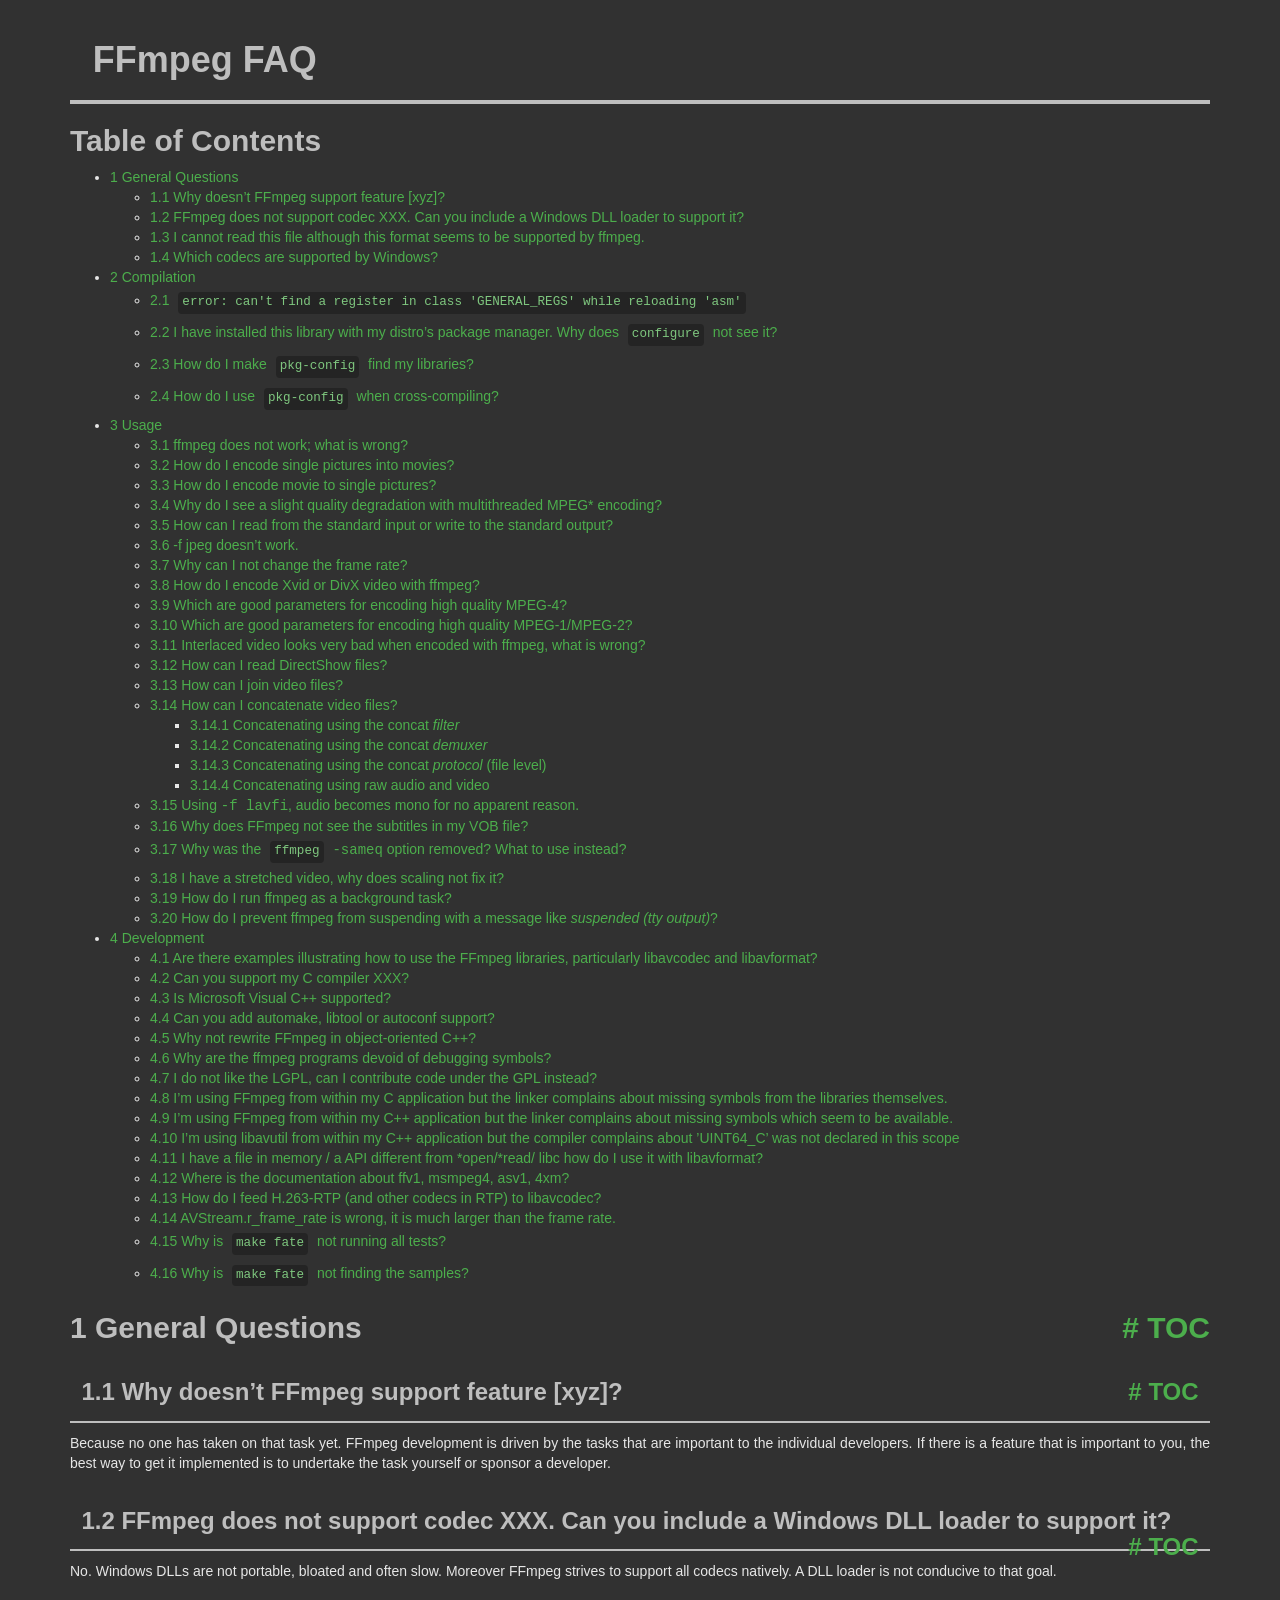
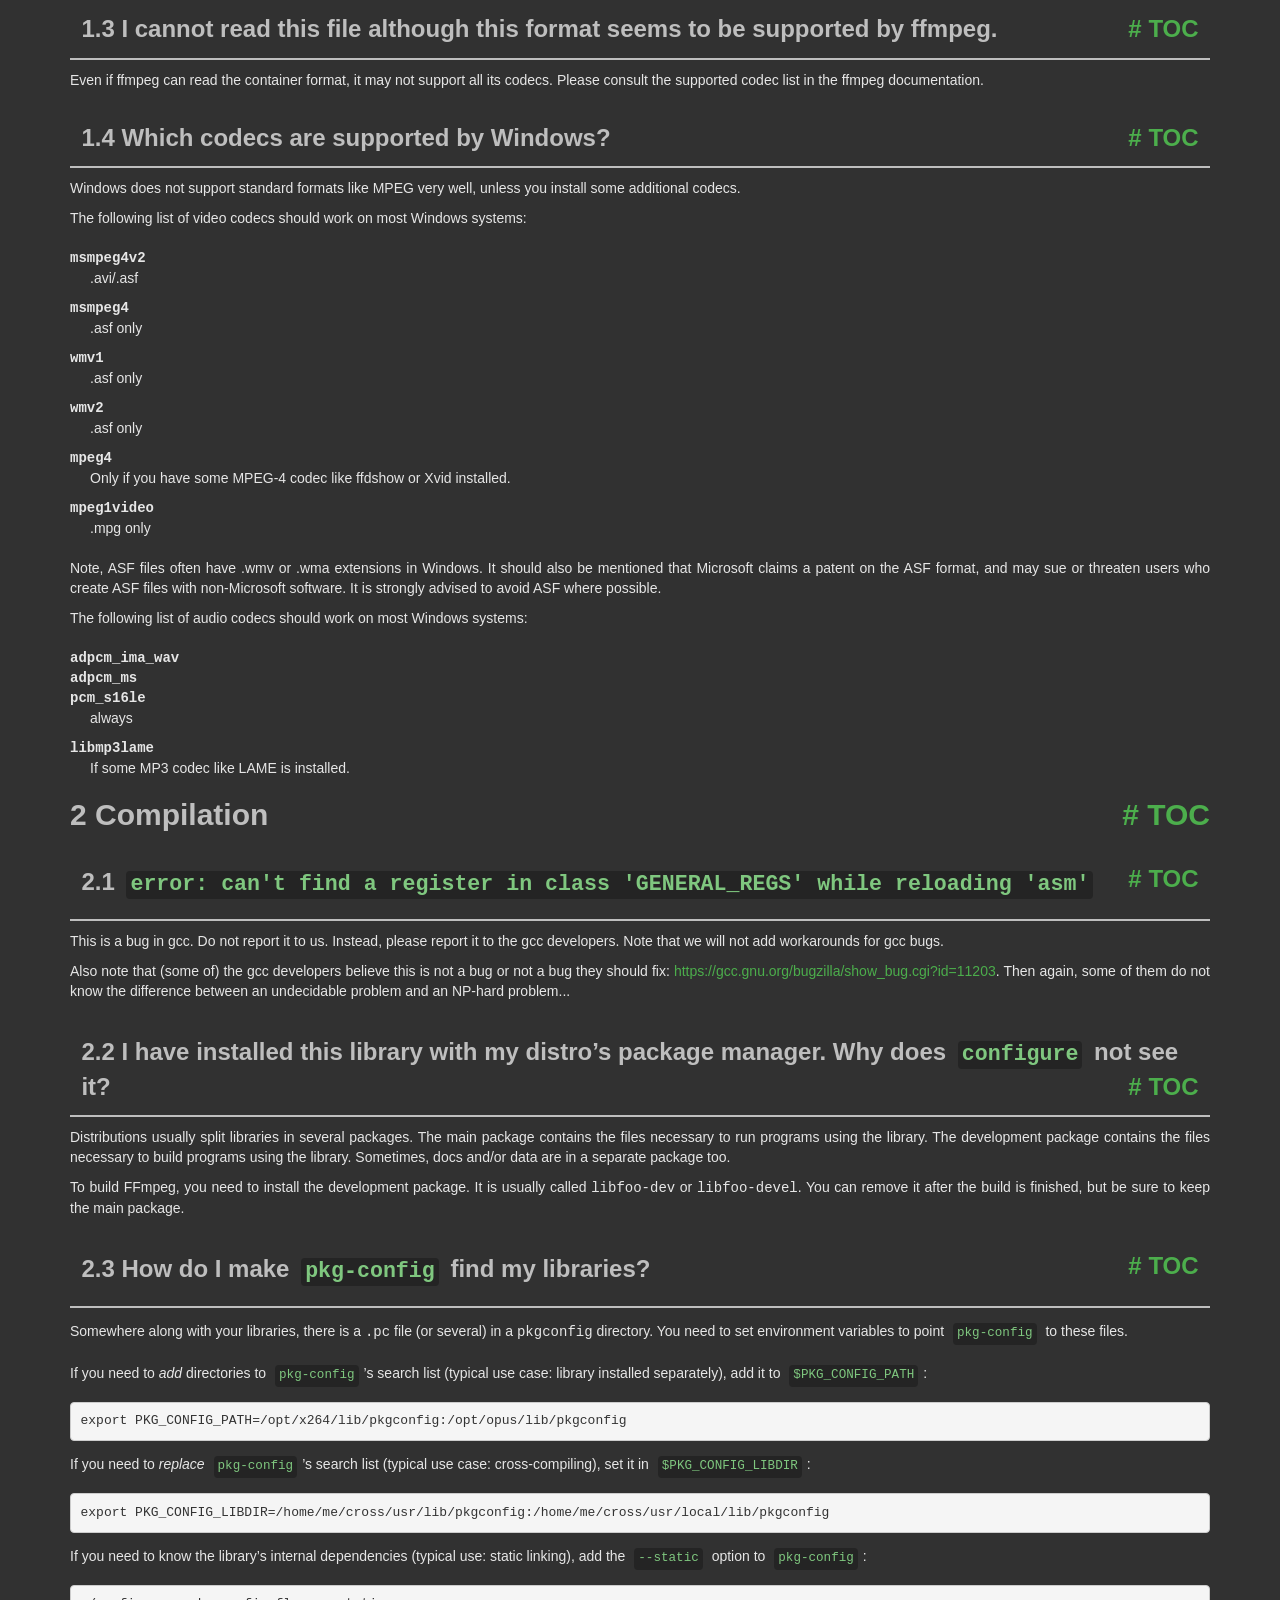
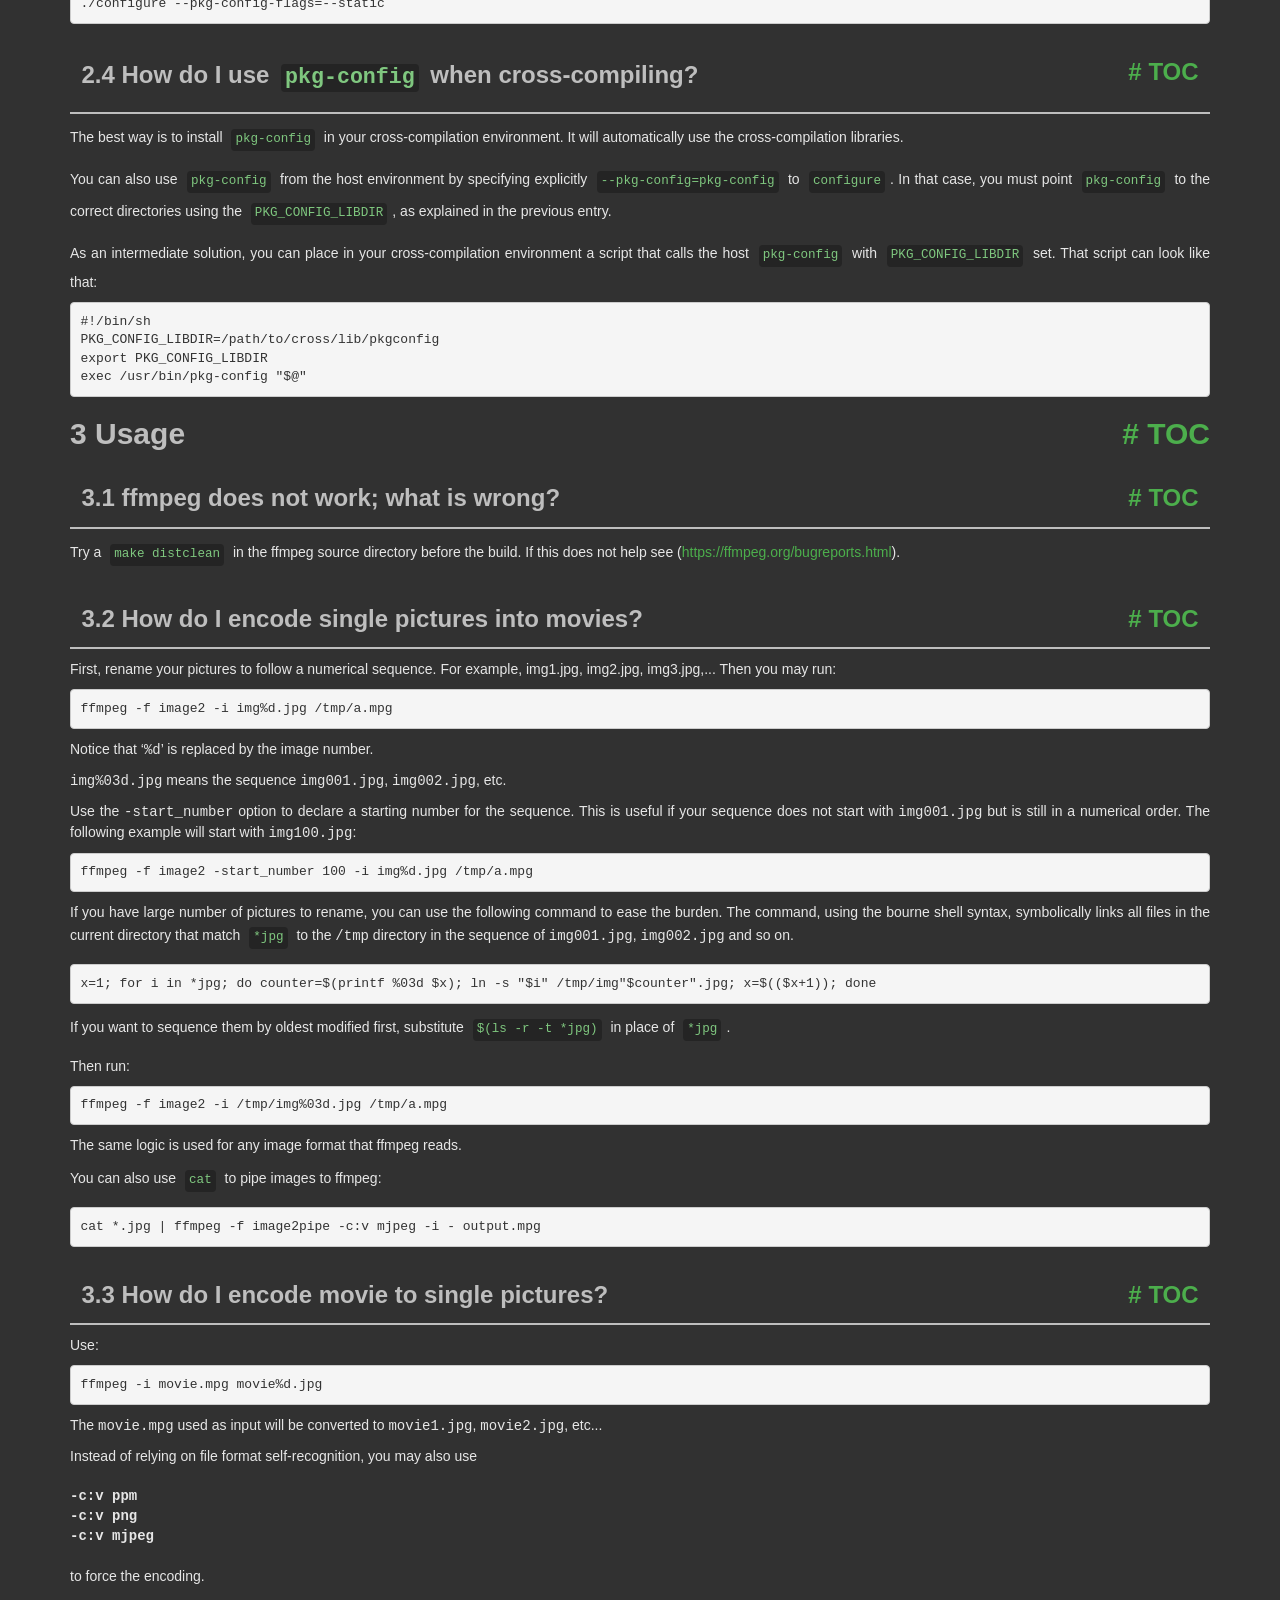
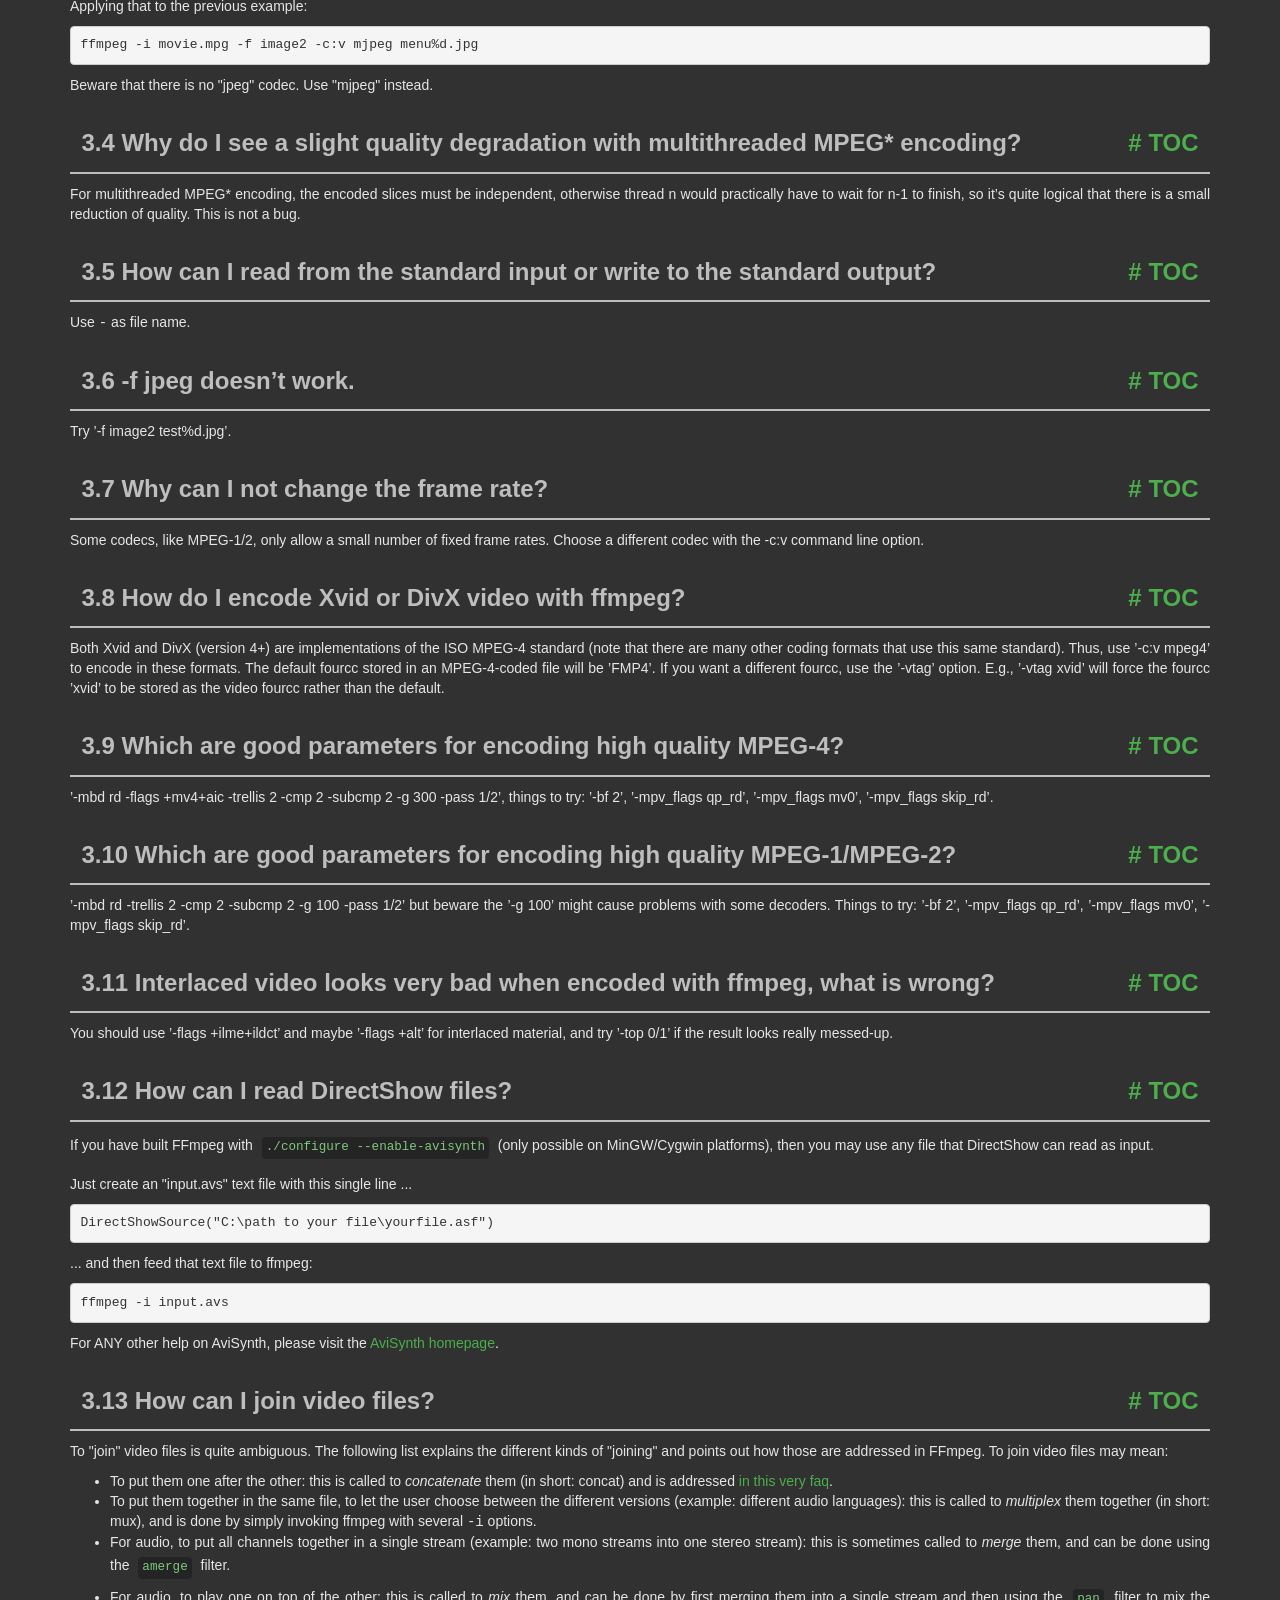
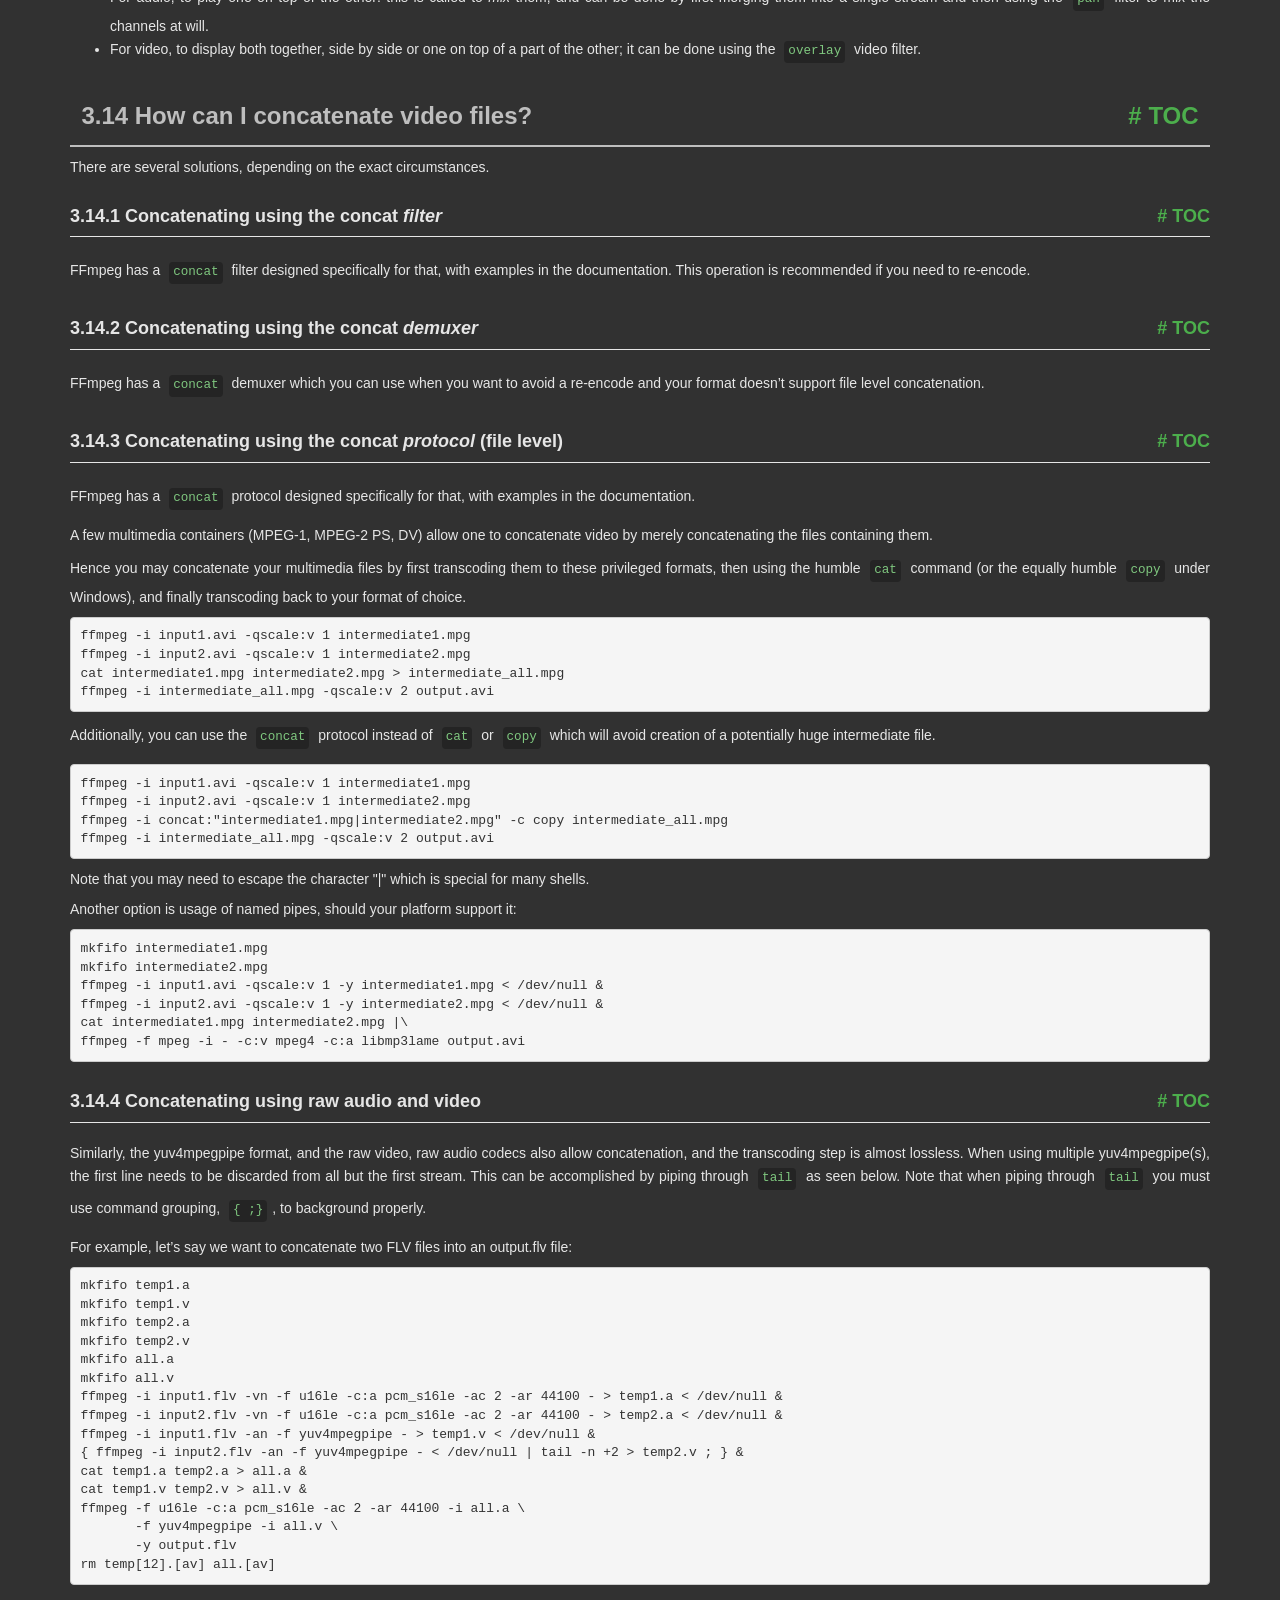
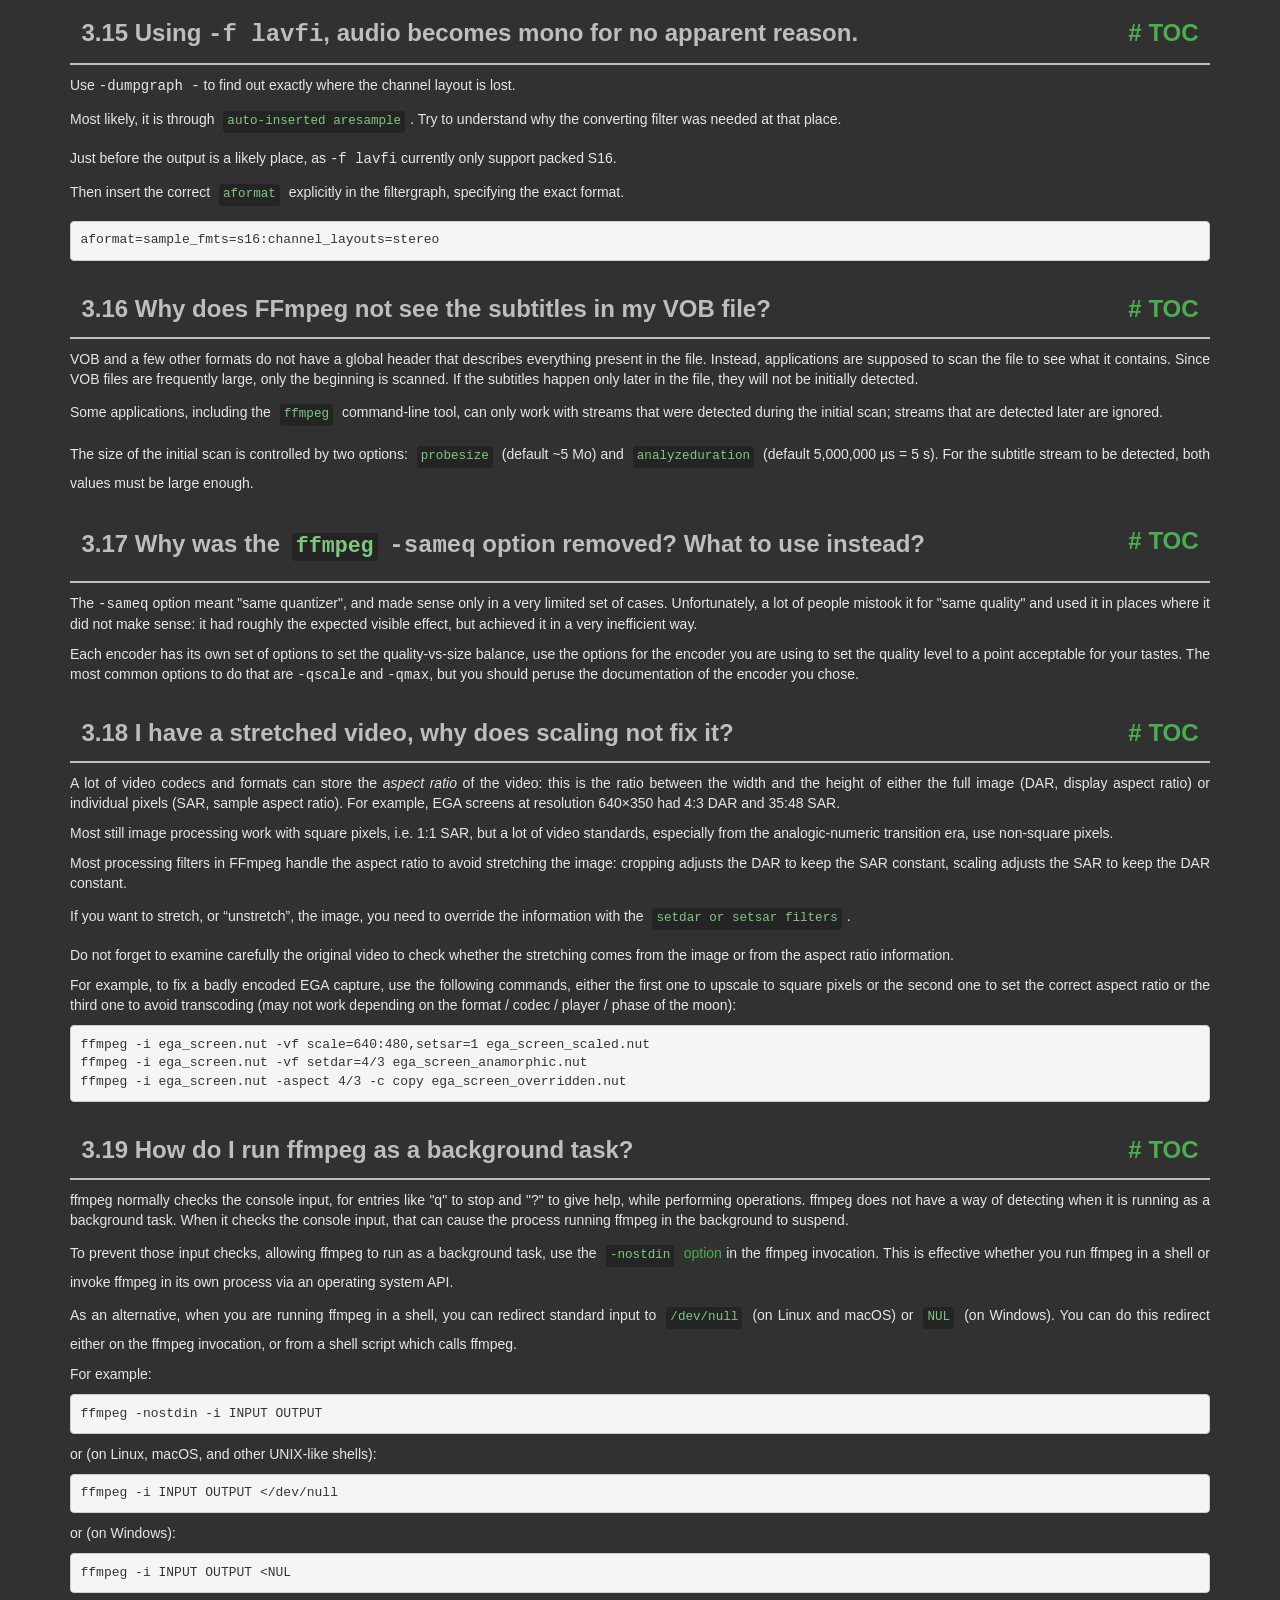
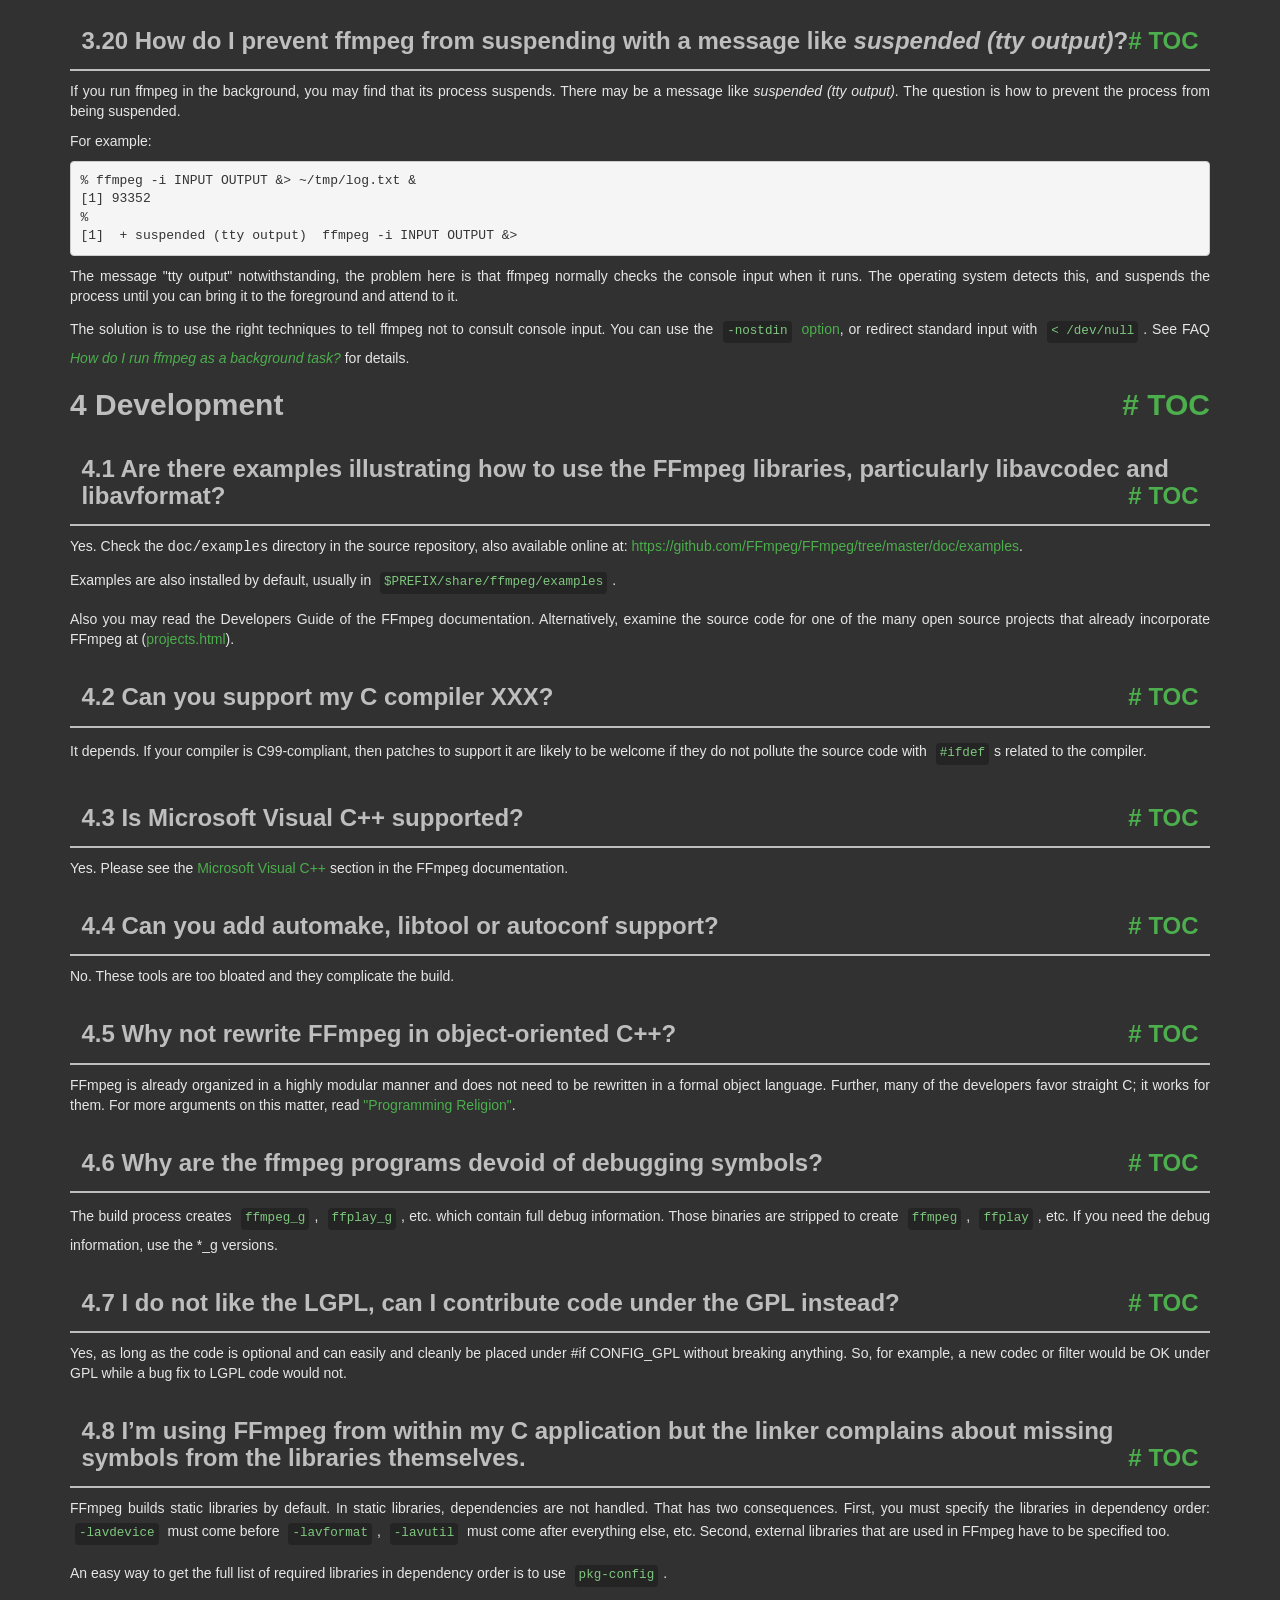
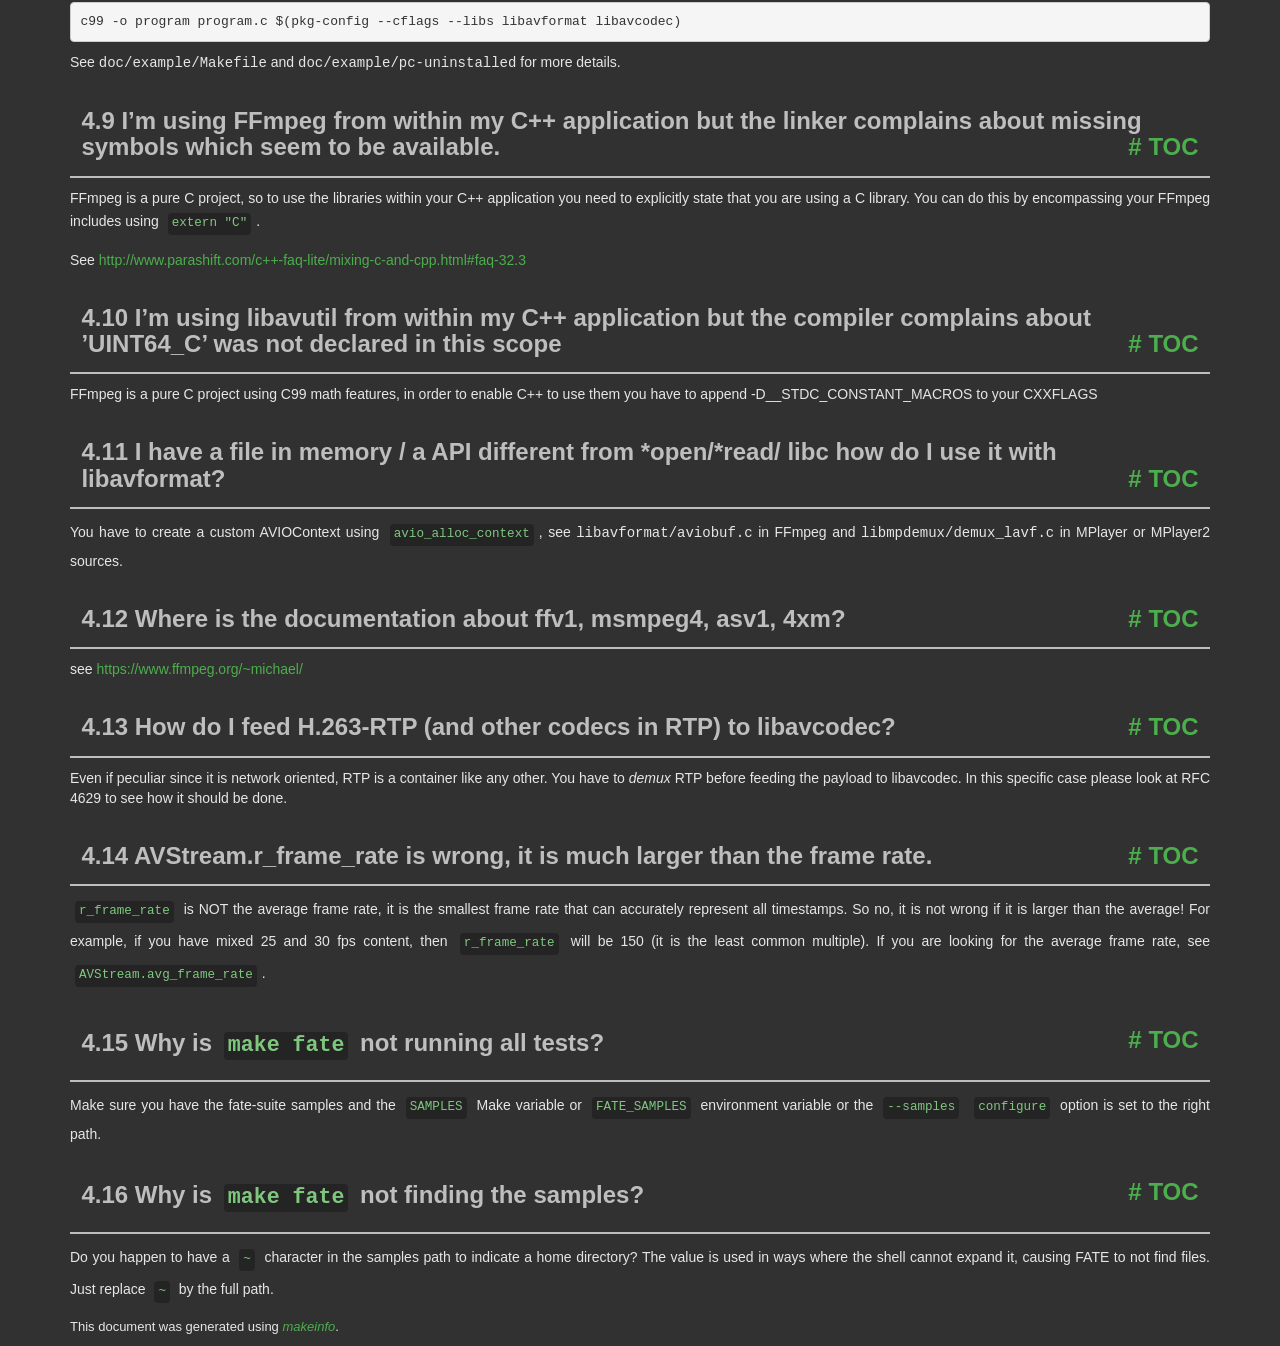
<file: bin/ffmpeg/doc/faq.html>
<!DOCTYPE html PUBLIC "-//W3C//DTD HTML 4.01 Transitional//EN" "http://www.w3.org/TR/html4/loose.dtd">
<html>
<!-- Created by GNU Texinfo 7.2, https://www.gnu.org/software/texinfo/ -->
  <head>
    <meta charset="utf-8">
    <title>
      FFmpeg FAQ
    </title>
    <meta name="viewport" content="width=device-width,initial-scale=1.0">
    <link rel="stylesheet" type="text/css" href="bootstrap.min.css">
    <link rel="stylesheet" type="text/css" href="style.min.css">
  </head>
  <body>
    <div class="container">
      <h1>
      FFmpeg FAQ
      </h1>


<a name="SEC_Top"></a>

<div class="region-contents" id="SEC_Contents">
<h2 class="contents-heading">Table of Contents</h2>

<div class="contents">

<ul class="toc-numbered-mark">
  <li><a id="toc-General-Questions" href="#General-Questions">1 General Questions</a>
  <ul class="toc-numbered-mark">
    <li><a id="toc-Why-doesn_0027t-FFmpeg-support-feature-_005bxyz_005d_003f" href="#Why-doesn_0027t-FFmpeg-support-feature-_005bxyz_005d_003f">1.1 Why doesn&rsquo;t FFmpeg support feature [xyz]?</a></li>
    <li><a id="toc-FFmpeg-does-not-support-codec-XXX_002e-Can-you-include-a-Windows-DLL-loader-to-support-it_003f" href="#FFmpeg-does-not-support-codec-XXX_002e-Can-you-include-a-Windows-DLL-loader-to-support-it_003f">1.2 FFmpeg does not support codec XXX. Can you include a Windows DLL loader to support it?</a></li>
    <li><a id="toc-I-cannot-read-this-file-although-this-format-seems-to-be-supported-by-ffmpeg_002e" href="#I-cannot-read-this-file-although-this-format-seems-to-be-supported-by-ffmpeg_002e">1.3 I cannot read this file although this format seems to be supported by ffmpeg.</a></li>
    <li><a id="toc-Which-codecs-are-supported-by-Windows_003f" href="#Which-codecs-are-supported-by-Windows_003f">1.4 Which codecs are supported by Windows?</a></li>
  </ul></li>
  <li><a id="toc-Compilation" href="#Compilation">2 Compilation</a>
  <ul class="toc-numbered-mark">
    <li><a id="toc-error_003a-can_0027t-find-a-register-in-class-_0027GENERAL_005fREGS_0027-while-reloading-_0027asm_0027" href="#error_003a-can_0027t-find-a-register-in-class-_0027GENERAL_005fREGS_0027-while-reloading-_0027asm_0027">2.1 <code class="code">error: can't find a register in class 'GENERAL_REGS' while reloading 'asm'</code></a></li>
    <li><a id="toc-I-have-installed-this-library-with-my-distro_0027s-package-manager_002e-Why-does-configure-not-see-it_003f" href="#I-have-installed-this-library-with-my-distro_0027s-package-manager_002e-Why-does-configure-not-see-it_003f">2.2 I have installed this library with my distro&rsquo;s package manager. Why does <code class="command">configure</code> not see it?</a></li>
    <li><a id="toc-How-do-I-make-pkg_002dconfig-find-my-libraries_003f" href="#How-do-I-make-pkg_002dconfig-find-my-libraries_003f">2.3 How do I make <code class="command">pkg-config</code> find my libraries?</a></li>
    <li><a id="toc-How-do-I-use-pkg_002dconfig-when-cross_002dcompiling_003f" href="#How-do-I-use-pkg_002dconfig-when-cross_002dcompiling_003f">2.4 How do I use <code class="command">pkg-config</code> when cross-compiling?</a></li>
  </ul></li>
  <li><a id="toc-Usage" href="#Usage">3 Usage</a>
  <ul class="toc-numbered-mark">
    <li><a id="toc-ffmpeg-does-not-work_003b-what-is-wrong_003f" href="#ffmpeg-does-not-work_003b-what-is-wrong_003f">3.1 ffmpeg does not work; what is wrong?</a></li>
    <li><a id="toc-How-do-I-encode-single-pictures-into-movies_003f" href="#How-do-I-encode-single-pictures-into-movies_003f">3.2 How do I encode single pictures into movies?</a></li>
    <li><a id="toc-How-do-I-encode-movie-to-single-pictures_003f" href="#How-do-I-encode-movie-to-single-pictures_003f">3.3 How do I encode movie to single pictures?</a></li>
    <li><a id="toc-Why-do-I-see-a-slight-quality-degradation-with-multithreaded-MPEG_002a-encoding_003f" href="#Why-do-I-see-a-slight-quality-degradation-with-multithreaded-MPEG_002a-encoding_003f">3.4 Why do I see a slight quality degradation with multithreaded MPEG* encoding?</a></li>
    <li><a id="toc-How-can-I-read-from-the-standard-input-or-write-to-the-standard-output_003f" href="#How-can-I-read-from-the-standard-input-or-write-to-the-standard-output_003f">3.5 How can I read from the standard input or write to the standard output?</a></li>
    <li><a id="toc-_002df-jpeg-doesn_0027t-work_002e" href="#g_t_002df-jpeg-doesn_0027t-work_002e">3.6 -f jpeg doesn&rsquo;t work.</a></li>
    <li><a id="toc-Why-can-I-not-change-the-frame-rate_003f" href="#Why-can-I-not-change-the-frame-rate_003f">3.7 Why can I not change the frame rate?</a></li>
    <li><a id="toc-How-do-I-encode-Xvid-or-DivX-video-with-ffmpeg_003f" href="#How-do-I-encode-Xvid-or-DivX-video-with-ffmpeg_003f">3.8 How do I encode Xvid or DivX video with ffmpeg?</a></li>
    <li><a id="toc-Which-are-good-parameters-for-encoding-high-quality-MPEG_002d4_003f" href="#Which-are-good-parameters-for-encoding-high-quality-MPEG_002d4_003f">3.9 Which are good parameters for encoding high quality MPEG-4?</a></li>
    <li><a id="toc-Which-are-good-parameters-for-encoding-high-quality-MPEG_002d1_002fMPEG_002d2_003f" href="#Which-are-good-parameters-for-encoding-high-quality-MPEG_002d1_002fMPEG_002d2_003f">3.10 Which are good parameters for encoding high quality MPEG-1/MPEG-2?</a></li>
    <li><a id="toc-Interlaced-video-looks-very-bad-when-encoded-with-ffmpeg_002c-what-is-wrong_003f" href="#Interlaced-video-looks-very-bad-when-encoded-with-ffmpeg_002c-what-is-wrong_003f">3.11 Interlaced video looks very bad when encoded with ffmpeg, what is wrong?</a></li>
    <li><a id="toc-How-can-I-read-DirectShow-files_003f" href="#How-can-I-read-DirectShow-files_003f">3.12 How can I read DirectShow files?</a></li>
    <li><a id="toc-How-can-I-join-video-files_003f" href="#How-can-I-join-video-files_003f">3.13 How can I join video files?</a></li>
    <li><a id="toc-How-can-I-concatenate-video-files_003f" href="#How-can-I-concatenate-video-files_003f">3.14 How can I concatenate video files?</a>
    <ul class="toc-numbered-mark">
      <li><a id="toc-Concatenating-using-the-concat-filter" href="#Concatenating-using-the-concat-filter">3.14.1 Concatenating using the concat <em class="emph">filter</em></a></li>
      <li><a id="toc-Concatenating-using-the-concat-demuxer" href="#Concatenating-using-the-concat-demuxer">3.14.2 Concatenating using the concat <em class="emph">demuxer</em></a></li>
      <li><a id="toc-Concatenating-using-the-concat-protocol-_0028file-level_0029" href="#Concatenating-using-the-concat-protocol-_0028file-level_0029">3.14.3 Concatenating using the concat <em class="emph">protocol</em> (file level)</a></li>
      <li><a id="toc-Concatenating-using-raw-audio-and-video" href="#Concatenating-using-raw-audio-and-video">3.14.4 Concatenating using raw audio and video</a></li>
    </ul></li>
    <li><a id="toc-Using-_002df-lavfi_002c-audio-becomes-mono-for-no-apparent-reason_002e" href="#Using-_002df-lavfi_002c-audio-becomes-mono-for-no-apparent-reason_002e">3.15 Using <samp class="option">-f lavfi</samp>, audio becomes mono for no apparent reason.</a></li>
    <li><a id="toc-Why-does-FFmpeg-not-see-the-subtitles-in-my-VOB-file_003f" href="#Why-does-FFmpeg-not-see-the-subtitles-in-my-VOB-file_003f">3.16 Why does FFmpeg not see the subtitles in my VOB file?</a></li>
    <li><a id="toc-Why-was-the-ffmpeg-_002dsameq-option-removed_003f-What-to-use-instead_003f" href="#Why-was-the-ffmpeg-_002dsameq-option-removed_003f-What-to-use-instead_003f">3.17 Why was the <code class="command">ffmpeg</code> <samp class="option">-sameq</samp> option removed? What to use instead?</a></li>
    <li><a id="toc-I-have-a-stretched-video_002c-why-does-scaling-not-fix-it_003f" href="#I-have-a-stretched-video_002c-why-does-scaling-not-fix-it_003f">3.18 I have a stretched video, why does scaling not fix it?</a></li>
    <li><a id="toc-How-do-I-run-ffmpeg-as-a-background-task_003f" href="#How-do-I-run-ffmpeg-as-a-background-task_003f">3.19 How do I run ffmpeg as a background task?</a></li>
    <li><a id="toc-How-do-I-prevent-ffmpeg-from-suspending-with-a-message-like-suspended-_0028tty-output_0029_003f" href="#How-do-I-prevent-ffmpeg-from-suspending-with-a-message-like-suspended-_0028tty-output_0029_003f">3.20 How do I prevent ffmpeg from suspending with a message like <em class="emph">suspended (tty output)</em>?</a></li>
  </ul></li>
  <li><a id="toc-Development" href="#Development">4 Development</a>
  <ul class="toc-numbered-mark">
    <li><a id="toc-Are-there-examples-illustrating-how-to-use-the-FFmpeg-libraries_002c-particularly-libavcodec-and-libavformat_003f" href="#Are-there-examples-illustrating-how-to-use-the-FFmpeg-libraries_002c-particularly-libavcodec-and-libavformat_003f">4.1 Are there examples illustrating how to use the FFmpeg libraries, particularly libavcodec and libavformat?</a></li>
    <li><a id="toc-Can-you-support-my-C-compiler-XXX_003f" href="#Can-you-support-my-C-compiler-XXX_003f">4.2 Can you support my C compiler XXX?</a></li>
    <li><a id="toc-Is-Microsoft-Visual-C_002b_002b-supported_003f" href="#Is-Microsoft-Visual-C_002b_002b-supported_003f">4.3 Is Microsoft Visual C++ supported?</a></li>
    <li><a id="toc-Can-you-add-automake_002c-libtool-or-autoconf-support_003f" href="#Can-you-add-automake_002c-libtool-or-autoconf-support_003f">4.4 Can you add automake, libtool or autoconf support?</a></li>
    <li><a id="toc-Why-not-rewrite-FFmpeg-in-object_002doriented-C_002b_002b_003f" href="#Why-not-rewrite-FFmpeg-in-object_002doriented-C_002b_002b_003f">4.5 Why not rewrite FFmpeg in object-oriented C++?</a></li>
    <li><a id="toc-Why-are-the-ffmpeg-programs-devoid-of-debugging-symbols_003f" href="#Why-are-the-ffmpeg-programs-devoid-of-debugging-symbols_003f">4.6 Why are the ffmpeg programs devoid of debugging symbols?</a></li>
    <li><a id="toc-I-do-not-like-the-LGPL_002c-can-I-contribute-code-under-the-GPL-instead_003f" href="#I-do-not-like-the-LGPL_002c-can-I-contribute-code-under-the-GPL-instead_003f">4.7 I do not like the LGPL, can I contribute code under the GPL instead?</a></li>
    <li><a id="toc-I_0027m-using-FFmpeg-from-within-my-C-application-but-the-linker-complains-about-missing-symbols-from-the-libraries-themselves_002e" href="#I_0027m-using-FFmpeg-from-within-my-C-application-but-the-linker-complains-about-missing-symbols-from-the-libraries-themselves_002e">4.8 I&rsquo;m using FFmpeg from within my C application but the linker complains about missing symbols from the libraries themselves.</a></li>
    <li><a id="toc-I_0027m-using-FFmpeg-from-within-my-C_002b_002b-application-but-the-linker-complains-about-missing-symbols-which-seem-to-be-available_002e" href="#I_0027m-using-FFmpeg-from-within-my-C_002b_002b-application-but-the-linker-complains-about-missing-symbols-which-seem-to-be-available_002e">4.9 I&rsquo;m using FFmpeg from within my C++ application but the linker complains about missing symbols which seem to be available.</a></li>
    <li><a id="toc-I_0027m-using-libavutil-from-within-my-C_002b_002b-application-but-the-compiler-complains-about-_0027UINT64_005fC_0027-was-not-declared-in-this-scope" href="#I_0027m-using-libavutil-from-within-my-C_002b_002b-application-but-the-compiler-complains-about-_0027UINT64_005fC_0027-was-not-declared-in-this-scope">4.10 I&rsquo;m using libavutil from within my C++ application but the compiler complains about &rsquo;UINT64_C&rsquo; was not declared in this scope</a></li>
    <li><a id="toc-I-have-a-file-in-memory-_002f-a-API-different-from-_002aopen_002f_002aread_002f-libc-how-do-I-use-it-with-libavformat_003f" href="#I-have-a-file-in-memory-_002f-a-API-different-from-_002aopen_002f_002aread_002f-libc-how-do-I-use-it-with-libavformat_003f">4.11 I have a file in memory / a API different from *open/*read/ libc how do I use it with libavformat?</a></li>
    <li><a id="toc-Where-is-the-documentation-about-ffv1_002c-msmpeg4_002c-asv1_002c-4xm_003f" href="#Where-is-the-documentation-about-ffv1_002c-msmpeg4_002c-asv1_002c-4xm_003f">4.12 Where is the documentation about ffv1, msmpeg4, asv1, 4xm?</a></li>
    <li><a id="toc-How-do-I-feed-H_002e263_002dRTP-_0028and-other-codecs-in-RTP_0029-to-libavcodec_003f" href="#How-do-I-feed-H_002e263_002dRTP-_0028and-other-codecs-in-RTP_0029-to-libavcodec_003f">4.13 How do I feed H.263-RTP (and other codecs in RTP) to libavcodec?</a></li>
    <li><a id="toc-AVStream_002er_005fframe_005frate-is-wrong_002c-it-is-much-larger-than-the-frame-rate_002e" href="#AVStream_002er_005fframe_005frate-is-wrong_002c-it-is-much-larger-than-the-frame-rate_002e">4.14 AVStream.r_frame_rate is wrong, it is much larger than the frame rate.</a></li>
    <li><a id="toc-Why-is-make-fate-not-running-all-tests_003f" href="#Why-is-make-fate-not-running-all-tests_003f">4.15 Why is <code class="code">make fate</code> not running all tests?</a></li>
    <li><a id="toc-Why-is-make-fate-not-finding-the-samples_003f" href="#Why-is-make-fate-not-finding-the-samples_003f">4.16 Why is <code class="code">make fate</code> not finding the samples?</a></li>
  </ul></li>
</ul>
</div>
</div>

<a name="General-Questions"></a>
<h2 class="chapter">1 General Questions<span class="pull-right"><a class="anchor hidden-xs" href="#General-Questions" aria-hidden="true">#</a> <a class="anchor hidden-xs"href="#toc-General-Questions" aria-hidden="true">TOC</a></span></h2>

<a name="Why-doesn_0027t-FFmpeg-support-feature-_005bxyz_005d_003f"></a>
<h3 class="section">1.1 Why doesn&rsquo;t FFmpeg support feature [xyz]?<span class="pull-right"><a class="anchor hidden-xs" href="#Why-doesn_0027t-FFmpeg-support-feature-_005bxyz_005d_003f" aria-hidden="true">#</a> <a class="anchor hidden-xs"href="#toc-Why-doesn_0027t-FFmpeg-support-feature-_005bxyz_005d_003f" aria-hidden="true">TOC</a></span></h3>

<p>Because no one has taken on that task yet. FFmpeg development is
driven by the tasks that are important to the individual developers.
If there is a feature that is important to you, the best way to get
it implemented is to undertake the task yourself or sponsor a developer.
</p>
<a name="FFmpeg-does-not-support-codec-XXX_002e-Can-you-include-a-Windows-DLL-loader-to-support-it_003f"></a>
<h3 class="section">1.2 FFmpeg does not support codec XXX. Can you include a Windows DLL loader to support it?<span class="pull-right"><a class="anchor hidden-xs" href="#FFmpeg-does-not-support-codec-XXX_002e-Can-you-include-a-Windows-DLL-loader-to-support-it_003f" aria-hidden="true">#</a> <a class="anchor hidden-xs"href="#toc-FFmpeg-does-not-support-codec-XXX_002e-Can-you-include-a-Windows-DLL-loader-to-support-it_003f" aria-hidden="true">TOC</a></span></h3>

<p>No. Windows DLLs are not portable, bloated and often slow.
Moreover FFmpeg strives to support all codecs natively.
A DLL loader is not conducive to that goal.
</p>
<a name="I-cannot-read-this-file-although-this-format-seems-to-be-supported-by-ffmpeg_002e"></a>
<h3 class="section">1.3 I cannot read this file although this format seems to be supported by ffmpeg.<span class="pull-right"><a class="anchor hidden-xs" href="#I-cannot-read-this-file-although-this-format-seems-to-be-supported-by-ffmpeg_002e" aria-hidden="true">#</a> <a class="anchor hidden-xs"href="#toc-I-cannot-read-this-file-although-this-format-seems-to-be-supported-by-ffmpeg_002e" aria-hidden="true">TOC</a></span></h3>

<p>Even if ffmpeg can read the container format, it may not support all its
codecs. Please consult the supported codec list in the ffmpeg
documentation.
</p>
<a name="Which-codecs-are-supported-by-Windows_003f"></a>
<h3 class="section">1.4 Which codecs are supported by Windows?<span class="pull-right"><a class="anchor hidden-xs" href="#Which-codecs-are-supported-by-Windows_003f" aria-hidden="true">#</a> <a class="anchor hidden-xs"href="#toc-Which-codecs-are-supported-by-Windows_003f" aria-hidden="true">TOC</a></span></h3>

<p>Windows does not support standard formats like MPEG very well, unless you
install some additional codecs.
</p>
<p>The following list of video codecs should work on most Windows systems:
</p><dl class="table">
<dt><samp class="option">msmpeg4v2</samp></dt>
<dd><p>.avi/.asf
</p></dd>
<dt><samp class="option">msmpeg4</samp></dt>
<dd><p>.asf only
</p></dd>
<dt><samp class="option">wmv1</samp></dt>
<dd><p>.asf only
</p></dd>
<dt><samp class="option">wmv2</samp></dt>
<dd><p>.asf only
</p></dd>
<dt><samp class="option">mpeg4</samp></dt>
<dd><p>Only if you have some MPEG-4 codec like ffdshow or Xvid installed.
</p></dd>
<dt><samp class="option">mpeg1video</samp></dt>
<dd><p>.mpg only
</p></dd>
</dl>
<p>Note, ASF files often have .wmv or .wma extensions in Windows. It should also
be mentioned that Microsoft claims a patent on the ASF format, and may sue
or threaten users who create ASF files with non-Microsoft software. It is
strongly advised to avoid ASF where possible.
</p>
<p>The following list of audio codecs should work on most Windows systems:
</p><dl class="table">
<dt><samp class="option">adpcm_ima_wav</samp></dt>
<dt><samp class="option">adpcm_ms</samp></dt>
<dt><samp class="option">pcm_s16le</samp></dt>
<dd><p>always
</p></dd>
<dt><samp class="option">libmp3lame</samp></dt>
<dd><p>If some MP3 codec like LAME is installed.
</p></dd>
</dl>


<a name="Compilation"></a>
<h2 class="chapter">2 Compilation<span class="pull-right"><a class="anchor hidden-xs" href="#Compilation" aria-hidden="true">#</a> <a class="anchor hidden-xs"href="#toc-Compilation" aria-hidden="true">TOC</a></span></h2>

<a name="error_003a-can_0027t-find-a-register-in-class-_0027GENERAL_005fREGS_0027-while-reloading-_0027asm_0027"></a>
<h3 class="section">2.1 <code class="code">error: can't find a register in class 'GENERAL_REGS' while reloading 'asm'</code><span class="pull-right"><a class="anchor hidden-xs" href="#error_003a-can_0027t-find-a-register-in-class-_0027GENERAL_005fREGS_0027-while-reloading-_0027asm_0027" aria-hidden="true">#</a> <a class="anchor hidden-xs"href="#toc-error_003a-can_0027t-find-a-register-in-class-_0027GENERAL_005fREGS_0027-while-reloading-_0027asm_0027" aria-hidden="true">TOC</a></span></h3>

<p>This is a bug in gcc. Do not report it to us. Instead, please report it to
the gcc developers. Note that we will not add workarounds for gcc bugs.
</p>
<p>Also note that (some of) the gcc developers believe this is not a bug or
not a bug they should fix:
<a class="url" href="https://gcc.gnu.org/bugzilla/show_bug.cgi?id=11203">https://gcc.gnu.org/bugzilla/show_bug.cgi?id=11203</a>.
Then again, some of them do not know the difference between an undecidable
problem and an NP-hard problem...
</p>
<a name="I-have-installed-this-library-with-my-distro_0027s-package-manager_002e-Why-does-configure-not-see-it_003f"></a>
<h3 class="section">2.2 I have installed this library with my distro&rsquo;s package manager. Why does <code class="command">configure</code> not see it?<span class="pull-right"><a class="anchor hidden-xs" href="#I-have-installed-this-library-with-my-distro_0027s-package-manager_002e-Why-does-configure-not-see-it_003f" aria-hidden="true">#</a> <a class="anchor hidden-xs"href="#toc-I-have-installed-this-library-with-my-distro_0027s-package-manager_002e-Why-does-configure-not-see-it_003f" aria-hidden="true">TOC</a></span></h3>

<p>Distributions usually split libraries in several packages. The main package
contains the files necessary to run programs using the library. The
development package contains the files necessary to build programs using the
library. Sometimes, docs and/or data are in a separate package too.
</p>
<p>To build FFmpeg, you need to install the development package. It is usually
called <samp class="file">libfoo-dev</samp> or <samp class="file">libfoo-devel</samp>. You can remove it after the
build is finished, but be sure to keep the main package.
</p>
<a name="How-do-I-make-pkg_002dconfig-find-my-libraries_003f"></a>
<h3 class="section">2.3 How do I make <code class="command">pkg-config</code> find my libraries?<span class="pull-right"><a class="anchor hidden-xs" href="#How-do-I-make-pkg_002dconfig-find-my-libraries_003f" aria-hidden="true">#</a> <a class="anchor hidden-xs"href="#toc-How-do-I-make-pkg_002dconfig-find-my-libraries_003f" aria-hidden="true">TOC</a></span></h3>

<p>Somewhere along with your libraries, there is a <samp class="file">.pc</samp> file (or several)
in a <samp class="file">pkgconfig</samp> directory. You need to set environment variables to
point <code class="command">pkg-config</code> to these files.
</p>
<p>If you need to <em class="emph">add</em> directories to <code class="command">pkg-config</code>&rsquo;s search list
(typical use case: library installed separately), add it to
<code class="code">$PKG_CONFIG_PATH</code>:
</p>
<div class="example">
<pre class="example-preformatted">export PKG_CONFIG_PATH=/opt/x264/lib/pkgconfig:/opt/opus/lib/pkgconfig
</pre></div>

<p>If you need to <em class="emph">replace</em> <code class="command">pkg-config</code>&rsquo;s search list
(typical use case: cross-compiling), set it in
<code class="code">$PKG_CONFIG_LIBDIR</code>:
</p>
<div class="example">
<pre class="example-preformatted">export PKG_CONFIG_LIBDIR=/home/me/cross/usr/lib/pkgconfig:/home/me/cross/usr/local/lib/pkgconfig
</pre></div>

<p>If you need to know the library&rsquo;s internal dependencies (typical use: static
linking), add the <code class="code">--static</code> option to <code class="command">pkg-config</code>:
</p>
<div class="example">
<pre class="example-preformatted">./configure --pkg-config-flags=--static
</pre></div>

<a name="How-do-I-use-pkg_002dconfig-when-cross_002dcompiling_003f"></a>
<h3 class="section">2.4 How do I use <code class="command">pkg-config</code> when cross-compiling?<span class="pull-right"><a class="anchor hidden-xs" href="#How-do-I-use-pkg_002dconfig-when-cross_002dcompiling_003f" aria-hidden="true">#</a> <a class="anchor hidden-xs"href="#toc-How-do-I-use-pkg_002dconfig-when-cross_002dcompiling_003f" aria-hidden="true">TOC</a></span></h3>

<p>The best way is to install <code class="command">pkg-config</code> in your cross-compilation
environment. It will automatically use the cross-compilation libraries.
</p>
<p>You can also use <code class="command">pkg-config</code> from the host environment by
specifying explicitly <code class="code">--pkg-config=pkg-config</code> to <code class="command">configure</code>.
In that case, you must point <code class="command">pkg-config</code> to the correct directories
using the <code class="code">PKG_CONFIG_LIBDIR</code>, as explained in the previous entry.
</p>
<p>As an intermediate solution, you can place in your cross-compilation
environment a script that calls the host <code class="command">pkg-config</code> with
<code class="code">PKG_CONFIG_LIBDIR</code> set. That script can look like that:
</p>
<div class="example">
<pre class="example-preformatted">#!/bin/sh
PKG_CONFIG_LIBDIR=/path/to/cross/lib/pkgconfig
export PKG_CONFIG_LIBDIR
exec /usr/bin/pkg-config &quot;$@&quot;
</pre></div>

<a name="Usage"></a>
<h2 class="chapter">3 Usage<span class="pull-right"><a class="anchor hidden-xs" href="#Usage" aria-hidden="true">#</a> <a class="anchor hidden-xs"href="#toc-Usage" aria-hidden="true">TOC</a></span></h2>

<a name="ffmpeg-does-not-work_003b-what-is-wrong_003f"></a>
<h3 class="section">3.1 ffmpeg does not work; what is wrong?<span class="pull-right"><a class="anchor hidden-xs" href="#ffmpeg-does-not-work_003b-what-is-wrong_003f" aria-hidden="true">#</a> <a class="anchor hidden-xs"href="#toc-ffmpeg-does-not-work_003b-what-is-wrong_003f" aria-hidden="true">TOC</a></span></h3>

<p>Try a <code class="code">make distclean</code> in the ffmpeg source directory before the build.
If this does not help see
(<a class="url" href="https://ffmpeg.org/bugreports.html">https://ffmpeg.org/bugreports.html</a>).
</p>
<a name="How-do-I-encode-single-pictures-into-movies_003f"></a>
<h3 class="section">3.2 How do I encode single pictures into movies?<span class="pull-right"><a class="anchor hidden-xs" href="#How-do-I-encode-single-pictures-into-movies_003f" aria-hidden="true">#</a> <a class="anchor hidden-xs"href="#toc-How-do-I-encode-single-pictures-into-movies_003f" aria-hidden="true">TOC</a></span></h3>

<p>First, rename your pictures to follow a numerical sequence.
For example, img1.jpg, img2.jpg, img3.jpg,...
Then you may run:
</p>
<div class="example">
<pre class="example-preformatted">ffmpeg -f image2 -i img%d.jpg /tmp/a.mpg
</pre></div>

<p>Notice that &lsquo;<samp class="samp">%d</samp>&rsquo; is replaced by the image number.
</p>
<p><samp class="file">img%03d.jpg</samp> means the sequence <samp class="file">img001.jpg</samp>, <samp class="file">img002.jpg</samp>, etc.
</p>
<p>Use the <samp class="option">-start_number</samp> option to declare a starting number for
the sequence. This is useful if your sequence does not start with
<samp class="file">img001.jpg</samp> but is still in a numerical order. The following
example will start with <samp class="file">img100.jpg</samp>:
</p>
<div class="example">
<pre class="example-preformatted">ffmpeg -f image2 -start_number 100 -i img%d.jpg /tmp/a.mpg
</pre></div>

<p>If you have large number of pictures to rename, you can use the
following command to ease the burden. The command, using the bourne
shell syntax, symbolically links all files in the current directory
that match <code class="code">*jpg</code> to the <samp class="file">/tmp</samp> directory in the sequence of
<samp class="file">img001.jpg</samp>, <samp class="file">img002.jpg</samp> and so on.
</p>
<div class="example">
<pre class="example-preformatted">x=1; for i in *jpg; do counter=$(printf %03d $x); ln -s &quot;$i&quot; /tmp/img&quot;$counter&quot;.jpg; x=$(($x+1)); done
</pre></div>

<p>If you want to sequence them by oldest modified first, substitute
<code class="code">$(ls -r -t *jpg)</code> in place of <code class="code">*jpg</code>.
</p>
<p>Then run:
</p>
<div class="example">
<pre class="example-preformatted">ffmpeg -f image2 -i /tmp/img%03d.jpg /tmp/a.mpg
</pre></div>

<p>The same logic is used for any image format that ffmpeg reads.
</p>
<p>You can also use <code class="command">cat</code> to pipe images to ffmpeg:
</p>
<div class="example">
<pre class="example-preformatted">cat *.jpg | ffmpeg -f image2pipe -c:v mjpeg -i - output.mpg
</pre></div>

<a name="How-do-I-encode-movie-to-single-pictures_003f"></a>
<h3 class="section">3.3 How do I encode movie to single pictures?<span class="pull-right"><a class="anchor hidden-xs" href="#How-do-I-encode-movie-to-single-pictures_003f" aria-hidden="true">#</a> <a class="anchor hidden-xs"href="#toc-How-do-I-encode-movie-to-single-pictures_003f" aria-hidden="true">TOC</a></span></h3>

<p>Use:
</p>
<div class="example">
<pre class="example-preformatted">ffmpeg -i movie.mpg movie%d.jpg
</pre></div>

<p>The <samp class="file">movie.mpg</samp> used as input will be converted to
<samp class="file">movie1.jpg</samp>, <samp class="file">movie2.jpg</samp>, etc...
</p>
<p>Instead of relying on file format self-recognition, you may also use
</p><dl class="table">
<dt><samp class="option">-c:v ppm</samp></dt>
<dt><samp class="option">-c:v png</samp></dt>
<dt><samp class="option">-c:v mjpeg</samp></dt>
</dl>
<p>to force the encoding.
</p>
<p>Applying that to the previous example:
</p><div class="example">
<pre class="example-preformatted">ffmpeg -i movie.mpg -f image2 -c:v mjpeg menu%d.jpg
</pre></div>

<p>Beware that there is no &quot;jpeg&quot; codec. Use &quot;mjpeg&quot; instead.
</p>
<a name="Why-do-I-see-a-slight-quality-degradation-with-multithreaded-MPEG_002a-encoding_003f"></a>
<h3 class="section">3.4 Why do I see a slight quality degradation with multithreaded MPEG* encoding?<span class="pull-right"><a class="anchor hidden-xs" href="#Why-do-I-see-a-slight-quality-degradation-with-multithreaded-MPEG_002a-encoding_003f" aria-hidden="true">#</a> <a class="anchor hidden-xs"href="#toc-Why-do-I-see-a-slight-quality-degradation-with-multithreaded-MPEG_002a-encoding_003f" aria-hidden="true">TOC</a></span></h3>

<p>For multithreaded MPEG* encoding, the encoded slices must be independent,
otherwise thread n would practically have to wait for n-1 to finish, so it&rsquo;s
quite logical that there is a small reduction of quality. This is not a bug.
</p>
<a name="How-can-I-read-from-the-standard-input-or-write-to-the-standard-output_003f"></a>
<h3 class="section">3.5 How can I read from the standard input or write to the standard output?<span class="pull-right"><a class="anchor hidden-xs" href="#How-can-I-read-from-the-standard-input-or-write-to-the-standard-output_003f" aria-hidden="true">#</a> <a class="anchor hidden-xs"href="#toc-How-can-I-read-from-the-standard-input-or-write-to-the-standard-output_003f" aria-hidden="true">TOC</a></span></h3>

<p>Use <samp class="file">-</samp> as file name.
</p>
<a name="g_t_002df-jpeg-doesn_0027t-work_002e"></a>
<h3 class="section">3.6 -f jpeg doesn&rsquo;t work.<span class="pull-right"><a class="anchor hidden-xs" href="#_002df-jpeg-doesn_0027t-work_002e" aria-hidden="true">#</a> <a class="anchor hidden-xs"href="#toc-_002df-jpeg-doesn_0027t-work_002e" aria-hidden="true">TOC</a></span></h3>

<p>Try &rsquo;-f image2 test%d.jpg&rsquo;.
</p>
<a name="Why-can-I-not-change-the-frame-rate_003f"></a>
<h3 class="section">3.7 Why can I not change the frame rate?<span class="pull-right"><a class="anchor hidden-xs" href="#Why-can-I-not-change-the-frame-rate_003f" aria-hidden="true">#</a> <a class="anchor hidden-xs"href="#toc-Why-can-I-not-change-the-frame-rate_003f" aria-hidden="true">TOC</a></span></h3>

<p>Some codecs, like MPEG-1/2, only allow a small number of fixed frame rates.
Choose a different codec with the -c:v command line option.
</p>
<a name="How-do-I-encode-Xvid-or-DivX-video-with-ffmpeg_003f"></a>
<h3 class="section">3.8 How do I encode Xvid or DivX video with ffmpeg?<span class="pull-right"><a class="anchor hidden-xs" href="#How-do-I-encode-Xvid-or-DivX-video-with-ffmpeg_003f" aria-hidden="true">#</a> <a class="anchor hidden-xs"href="#toc-How-do-I-encode-Xvid-or-DivX-video-with-ffmpeg_003f" aria-hidden="true">TOC</a></span></h3>

<p>Both Xvid and DivX (version 4+) are implementations of the ISO MPEG-4
standard (note that there are many other coding formats that use this
same standard). Thus, use &rsquo;-c:v mpeg4&rsquo; to encode in these formats. The
default fourcc stored in an MPEG-4-coded file will be &rsquo;FMP4&rsquo;. If you want
a different fourcc, use the &rsquo;-vtag&rsquo; option. E.g., &rsquo;-vtag xvid&rsquo; will
force the fourcc &rsquo;xvid&rsquo; to be stored as the video fourcc rather than the
default.
</p>
<a name="Which-are-good-parameters-for-encoding-high-quality-MPEG_002d4_003f"></a>
<h3 class="section">3.9 Which are good parameters for encoding high quality MPEG-4?<span class="pull-right"><a class="anchor hidden-xs" href="#Which-are-good-parameters-for-encoding-high-quality-MPEG_002d4_003f" aria-hidden="true">#</a> <a class="anchor hidden-xs"href="#toc-Which-are-good-parameters-for-encoding-high-quality-MPEG_002d4_003f" aria-hidden="true">TOC</a></span></h3>

<p>&rsquo;-mbd rd -flags +mv4+aic -trellis 2 -cmp 2 -subcmp 2 -g 300 -pass 1/2&rsquo;,
things to try: &rsquo;-bf 2&rsquo;, &rsquo;-mpv_flags qp_rd&rsquo;, &rsquo;-mpv_flags mv0&rsquo;, &rsquo;-mpv_flags skip_rd&rsquo;.
</p>
<a name="Which-are-good-parameters-for-encoding-high-quality-MPEG_002d1_002fMPEG_002d2_003f"></a>
<h3 class="section">3.10 Which are good parameters for encoding high quality MPEG-1/MPEG-2?<span class="pull-right"><a class="anchor hidden-xs" href="#Which-are-good-parameters-for-encoding-high-quality-MPEG_002d1_002fMPEG_002d2_003f" aria-hidden="true">#</a> <a class="anchor hidden-xs"href="#toc-Which-are-good-parameters-for-encoding-high-quality-MPEG_002d1_002fMPEG_002d2_003f" aria-hidden="true">TOC</a></span></h3>

<p>&rsquo;-mbd rd -trellis 2 -cmp 2 -subcmp 2 -g 100 -pass 1/2&rsquo;
but beware the &rsquo;-g 100&rsquo; might cause problems with some decoders.
Things to try: &rsquo;-bf 2&rsquo;, &rsquo;-mpv_flags qp_rd&rsquo;, &rsquo;-mpv_flags mv0&rsquo;, &rsquo;-mpv_flags skip_rd&rsquo;.
</p>
<a name="Interlaced-video-looks-very-bad-when-encoded-with-ffmpeg_002c-what-is-wrong_003f"></a>
<h3 class="section">3.11 Interlaced video looks very bad when encoded with ffmpeg, what is wrong?<span class="pull-right"><a class="anchor hidden-xs" href="#Interlaced-video-looks-very-bad-when-encoded-with-ffmpeg_002c-what-is-wrong_003f" aria-hidden="true">#</a> <a class="anchor hidden-xs"href="#toc-Interlaced-video-looks-very-bad-when-encoded-with-ffmpeg_002c-what-is-wrong_003f" aria-hidden="true">TOC</a></span></h3>

<p>You should use &rsquo;-flags +ilme+ildct&rsquo; and maybe &rsquo;-flags +alt&rsquo; for interlaced
material, and try &rsquo;-top 0/1&rsquo; if the result looks really messed-up.
</p>
<a name="How-can-I-read-DirectShow-files_003f"></a>
<h3 class="section">3.12 How can I read DirectShow files?<span class="pull-right"><a class="anchor hidden-xs" href="#How-can-I-read-DirectShow-files_003f" aria-hidden="true">#</a> <a class="anchor hidden-xs"href="#toc-How-can-I-read-DirectShow-files_003f" aria-hidden="true">TOC</a></span></h3>

<p>If you have built FFmpeg with <code class="code">./configure --enable-avisynth</code>
(only possible on MinGW/Cygwin platforms),
then you may use any file that DirectShow can read as input.
</p>
<p>Just create an &quot;input.avs&quot; text file with this single line ...
</p><div class="example">
<pre class="example-preformatted">DirectShowSource(&quot;C:\path to your file\yourfile.asf&quot;)
</pre></div>
<p>... and then feed that text file to ffmpeg:
</p><div class="example">
<pre class="example-preformatted">ffmpeg -i input.avs
</pre></div>

<p>For ANY other help on AviSynth, please visit the
<a class="uref" href="http://www.avisynth.org/">AviSynth homepage</a>.
</p>
<a name="How-can-I-join-video-files_003f"></a>
<h3 class="section">3.13 How can I join video files?<span class="pull-right"><a class="anchor hidden-xs" href="#How-can-I-join-video-files_003f" aria-hidden="true">#</a> <a class="anchor hidden-xs"href="#toc-How-can-I-join-video-files_003f" aria-hidden="true">TOC</a></span></h3>

<p>To &quot;join&quot; video files is quite ambiguous. The following list explains the
different kinds of &quot;joining&quot; and points out how those are addressed in
FFmpeg. To join video files may mean:
</p>
<ul class="itemize mark-bullet">
<li>To put them one after the other: this is called to <em class="emph">concatenate</em> them
(in short: concat) and is addressed
<a class="ref" href="#How-can-I-concatenate-video-files">in this very faq</a>.

</li><li>To put them together in the same file, to let the user choose between the
different versions (example: different audio languages): this is called to
<em class="emph">multiplex</em> them together (in short: mux), and is done by simply
invoking ffmpeg with several <samp class="option">-i</samp> options.

</li><li>For audio, to put all channels together in a single stream (example: two
mono streams into one stereo stream): this is sometimes called to
<em class="emph">merge</em> them, and can be done using the
<a class="url" href="ffmpeg-filters.html#amerge"><code class="code">amerge</code></a> filter.

</li><li>For audio, to play one on top of the other: this is called to <em class="emph">mix</em>
them, and can be done by first merging them into a single stream and then
using the <a class="url" href="ffmpeg-filters.html#pan"><code class="code">pan</code></a> filter to mix
the channels at will.

</li><li>For video, to display both together, side by side or one on top of a part of
the other; it can be done using the
<a class="url" href="ffmpeg-filters.html#overlay"><code class="code">overlay</code></a> video filter.

</li></ul>

<a class="anchor" id="How-can-I-concatenate-video-files"></a><a name="How-can-I-concatenate-video-files_003f"></a>
<h3 class="section">3.14 How can I concatenate video files?<span class="pull-right"><a class="anchor hidden-xs" href="#How-can-I-concatenate-video-files_003f" aria-hidden="true">#</a> <a class="anchor hidden-xs"href="#toc-How-can-I-concatenate-video-files_003f" aria-hidden="true">TOC</a></span></h3>

<p>There are several solutions, depending on the exact circumstances.
</p>
<a name="Concatenating-using-the-concat-filter"></a>
<h4 class="subsection">3.14.1 Concatenating using the concat <em class="emph">filter</em><span class="pull-right"><a class="anchor hidden-xs" href="#Concatenating-using-the-concat-filter" aria-hidden="true">#</a> <a class="anchor hidden-xs"href="#toc-Concatenating-using-the-concat-filter" aria-hidden="true">TOC</a></span></h4>

<p>FFmpeg has a <a class="url" href="ffmpeg-filters.html#concat"><code class="code">concat</code></a> filter designed specifically for that, with examples in the
documentation. This operation is recommended if you need to re-encode.
</p>
<a name="Concatenating-using-the-concat-demuxer"></a>
<h4 class="subsection">3.14.2 Concatenating using the concat <em class="emph">demuxer</em><span class="pull-right"><a class="anchor hidden-xs" href="#Concatenating-using-the-concat-demuxer" aria-hidden="true">#</a> <a class="anchor hidden-xs"href="#toc-Concatenating-using-the-concat-demuxer" aria-hidden="true">TOC</a></span></h4>

<p>FFmpeg has a <a class="url" href="ffmpeg-formats.html#concat"><code class="code">concat</code></a> demuxer which you can use when you want to avoid a re-encode and
your format doesn&rsquo;t support file level concatenation.
</p>
<a name="Concatenating-using-the-concat-protocol-_0028file-level_0029"></a>
<h4 class="subsection">3.14.3 Concatenating using the concat <em class="emph">protocol</em> (file level)<span class="pull-right"><a class="anchor hidden-xs" href="#Concatenating-using-the-concat-protocol-_0028file-level_0029" aria-hidden="true">#</a> <a class="anchor hidden-xs"href="#toc-Concatenating-using-the-concat-protocol-_0028file-level_0029" aria-hidden="true">TOC</a></span></h4>

<p>FFmpeg has a <a class="url" href="ffmpeg-protocols.html#concat"><code class="code">concat</code></a> protocol designed specifically for that, with examples in the
documentation.
</p>
<p>A few multimedia containers (MPEG-1, MPEG-2 PS, DV) allow one to concatenate
video by merely concatenating the files containing them.
</p>
<p>Hence you may concatenate your multimedia files by first transcoding them to
these privileged formats, then using the humble <code class="code">cat</code> command (or the
equally humble <code class="code">copy</code> under Windows), and finally transcoding back to your
format of choice.
</p>
<div class="example">
<pre class="example-preformatted">ffmpeg -i input1.avi -qscale:v 1 intermediate1.mpg
ffmpeg -i input2.avi -qscale:v 1 intermediate2.mpg
cat intermediate1.mpg intermediate2.mpg &gt; intermediate_all.mpg
ffmpeg -i intermediate_all.mpg -qscale:v 2 output.avi
</pre></div>

<p>Additionally, you can use the <code class="code">concat</code> protocol instead of <code class="code">cat</code> or
<code class="code">copy</code> which will avoid creation of a potentially huge intermediate file.
</p>
<div class="example">
<pre class="example-preformatted">ffmpeg -i input1.avi -qscale:v 1 intermediate1.mpg
ffmpeg -i input2.avi -qscale:v 1 intermediate2.mpg
ffmpeg -i concat:&quot;intermediate1.mpg|intermediate2.mpg&quot; -c copy intermediate_all.mpg
ffmpeg -i intermediate_all.mpg -qscale:v 2 output.avi
</pre></div>

<p>Note that you may need to escape the character &quot;|&quot; which is special for many
shells.
</p>
<p>Another option is usage of named pipes, should your platform support it:
</p>
<div class="example">
<pre class="example-preformatted">mkfifo intermediate1.mpg
mkfifo intermediate2.mpg
ffmpeg -i input1.avi -qscale:v 1 -y intermediate1.mpg &lt; /dev/null &amp;
ffmpeg -i input2.avi -qscale:v 1 -y intermediate2.mpg &lt; /dev/null &amp;
cat intermediate1.mpg intermediate2.mpg |\
ffmpeg -f mpeg -i - -c:v mpeg4 -c:a libmp3lame output.avi
</pre></div>

<a name="Concatenating-using-raw-audio-and-video"></a>
<h4 class="subsection">3.14.4 Concatenating using raw audio and video<span class="pull-right"><a class="anchor hidden-xs" href="#Concatenating-using-raw-audio-and-video" aria-hidden="true">#</a> <a class="anchor hidden-xs"href="#toc-Concatenating-using-raw-audio-and-video" aria-hidden="true">TOC</a></span></h4>

<p>Similarly, the yuv4mpegpipe format, and the raw video, raw audio codecs also
allow concatenation, and the transcoding step is almost lossless.
When using multiple yuv4mpegpipe(s), the first line needs to be discarded
from all but the first stream. This can be accomplished by piping through
<code class="code">tail</code> as seen below. Note that when piping through <code class="code">tail</code> you
must use command grouping, <code class="code">{  ;}</code>, to background properly.
</p>
<p>For example, let&rsquo;s say we want to concatenate two FLV files into an
output.flv file:
</p>
<div class="example">
<pre class="example-preformatted">mkfifo temp1.a
mkfifo temp1.v
mkfifo temp2.a
mkfifo temp2.v
mkfifo all.a
mkfifo all.v
ffmpeg -i input1.flv -vn -f u16le -c:a pcm_s16le -ac 2 -ar 44100 - &gt; temp1.a &lt; /dev/null &amp;
ffmpeg -i input2.flv -vn -f u16le -c:a pcm_s16le -ac 2 -ar 44100 - &gt; temp2.a &lt; /dev/null &amp;
ffmpeg -i input1.flv -an -f yuv4mpegpipe - &gt; temp1.v &lt; /dev/null &amp;
{ ffmpeg -i input2.flv -an -f yuv4mpegpipe - &lt; /dev/null | tail -n +2 &gt; temp2.v ; } &amp;
cat temp1.a temp2.a &gt; all.a &amp;
cat temp1.v temp2.v &gt; all.v &amp;
ffmpeg -f u16le -c:a pcm_s16le -ac 2 -ar 44100 -i all.a \
       -f yuv4mpegpipe -i all.v \
       -y output.flv
rm temp[12].[av] all.[av]
</pre></div>

<a name="Using-_002df-lavfi_002c-audio-becomes-mono-for-no-apparent-reason_002e"></a>
<h3 class="section">3.15 Using <samp class="option">-f lavfi</samp>, audio becomes mono for no apparent reason.<span class="pull-right"><a class="anchor hidden-xs" href="#Using-_002df-lavfi_002c-audio-becomes-mono-for-no-apparent-reason_002e" aria-hidden="true">#</a> <a class="anchor hidden-xs"href="#toc-Using-_002df-lavfi_002c-audio-becomes-mono-for-no-apparent-reason_002e" aria-hidden="true">TOC</a></span></h3>

<p>Use <samp class="option">-dumpgraph -</samp> to find out exactly where the channel layout is
lost.
</p>
<p>Most likely, it is through <code class="code">auto-inserted aresample</code>. Try to understand
why the converting filter was needed at that place.
</p>
<p>Just before the output is a likely place, as <samp class="option">-f lavfi</samp> currently
only support packed S16.
</p>
<p>Then insert the correct <code class="code">aformat</code> explicitly in the filtergraph,
specifying the exact format.
</p>
<div class="example">
<pre class="example-preformatted">aformat=sample_fmts=s16:channel_layouts=stereo
</pre></div>

<a name="Why-does-FFmpeg-not-see-the-subtitles-in-my-VOB-file_003f"></a>
<h3 class="section">3.16 Why does FFmpeg not see the subtitles in my VOB file?<span class="pull-right"><a class="anchor hidden-xs" href="#Why-does-FFmpeg-not-see-the-subtitles-in-my-VOB-file_003f" aria-hidden="true">#</a> <a class="anchor hidden-xs"href="#toc-Why-does-FFmpeg-not-see-the-subtitles-in-my-VOB-file_003f" aria-hidden="true">TOC</a></span></h3>

<p>VOB and a few other formats do not have a global header that describes
everything present in the file. Instead, applications are supposed to scan
the file to see what it contains. Since VOB files are frequently large, only
the beginning is scanned. If the subtitles happen only later in the file,
they will not be initially detected.
</p>
<p>Some applications, including the <code class="code">ffmpeg</code> command-line tool, can only
work with streams that were detected during the initial scan; streams that
are detected later are ignored.
</p>
<p>The size of the initial scan is controlled by two options: <code class="code">probesize</code>
(default ~5&nbsp;Mo) and <code class="code">analyzeduration</code> (default 5,000,000&nbsp;µs = 5&nbsp;s). For
the subtitle stream to be detected, both values must be large enough.
</p>
<a name="Why-was-the-ffmpeg-_002dsameq-option-removed_003f-What-to-use-instead_003f"></a>
<h3 class="section">3.17 Why was the <code class="command">ffmpeg</code> <samp class="option">-sameq</samp> option removed? What to use instead?<span class="pull-right"><a class="anchor hidden-xs" href="#Why-was-the-ffmpeg-_002dsameq-option-removed_003f-What-to-use-instead_003f" aria-hidden="true">#</a> <a class="anchor hidden-xs"href="#toc-Why-was-the-ffmpeg-_002dsameq-option-removed_003f-What-to-use-instead_003f" aria-hidden="true">TOC</a></span></h3>

<p>The <samp class="option">-sameq</samp> option meant &quot;same quantizer&quot;, and made sense only in a
very limited set of cases. Unfortunately, a lot of people mistook it for
&quot;same quality&quot; and used it in places where it did not make sense: it had
roughly the expected visible effect, but achieved it in a very inefficient
way.
</p>
<p>Each encoder has its own set of options to set the quality-vs-size balance,
use the options for the encoder you are using to set the quality level to a
point acceptable for your tastes. The most common options to do that are
<samp class="option">-qscale</samp> and <samp class="option">-qmax</samp>, but you should peruse the documentation
of the encoder you chose.
</p>
<a name="I-have-a-stretched-video_002c-why-does-scaling-not-fix-it_003f"></a>
<h3 class="section">3.18 I have a stretched video, why does scaling not fix it?<span class="pull-right"><a class="anchor hidden-xs" href="#I-have-a-stretched-video_002c-why-does-scaling-not-fix-it_003f" aria-hidden="true">#</a> <a class="anchor hidden-xs"href="#toc-I-have-a-stretched-video_002c-why-does-scaling-not-fix-it_003f" aria-hidden="true">TOC</a></span></h3>

<p>A lot of video codecs and formats can store the <em class="emph">aspect ratio</em> of the
video: this is the ratio between the width and the height of either the full
image (DAR, display aspect ratio) or individual pixels (SAR, sample aspect
ratio). For example, EGA screens at resolution 640×350 had 4:3 DAR and 35:48
SAR.
</p>
<p>Most still image processing work with square pixels, i.e. 1:1 SAR, but a lot
of video standards, especially from the analogic-numeric transition era, use
non-square pixels.
</p>
<p>Most processing filters in FFmpeg handle the aspect ratio to avoid
stretching the image: cropping adjusts the DAR to keep the SAR constant,
scaling adjusts the SAR to keep the DAR constant.
</p>
<p>If you want to stretch, or “unstretch”, the image, you need to override the
information with the
<a class="url" href="ffmpeg-filters.html#setdar_002c-setsar"><code class="code">setdar or setsar filters</code></a>.
</p>
<p>Do not forget to examine carefully the original video to check whether the
stretching comes from the image or from the aspect ratio information.
</p>
<p>For example, to fix a badly encoded EGA capture, use the following commands,
either the first one to upscale to square pixels or the second one to set
the correct aspect ratio or the third one to avoid transcoding (may not work
depending on the format / codec / player / phase of the moon):
</p>
<div class="example">
<pre class="example-preformatted">ffmpeg -i ega_screen.nut -vf scale=640:480,setsar=1 ega_screen_scaled.nut
ffmpeg -i ega_screen.nut -vf setdar=4/3 ega_screen_anamorphic.nut
ffmpeg -i ega_screen.nut -aspect 4/3 -c copy ega_screen_overridden.nut
</pre></div>

<a class="anchor" id="background-task"></a><a name="How-do-I-run-ffmpeg-as-a-background-task_003f"></a>
<h3 class="section">3.19 How do I run ffmpeg as a background task?<span class="pull-right"><a class="anchor hidden-xs" href="#How-do-I-run-ffmpeg-as-a-background-task_003f" aria-hidden="true">#</a> <a class="anchor hidden-xs"href="#toc-How-do-I-run-ffmpeg-as-a-background-task_003f" aria-hidden="true">TOC</a></span></h3>

<p>ffmpeg normally checks the console input, for entries like &quot;q&quot; to stop
and &quot;?&quot; to give help, while performing operations. ffmpeg does not have a way of
detecting when it is running as a background task.
When it checks the console input, that can cause the process running ffmpeg
in the background to suspend.
</p>
<p>To prevent those input checks, allowing ffmpeg to run as a background task,
use the <a class="url" href="ffmpeg.html#stdin-option"><code class="code">-nostdin</code> option</a>
in the ffmpeg invocation. This is effective whether you run ffmpeg in a shell
or invoke ffmpeg in its own process via an operating system API.
</p>
<p>As an alternative, when you are running ffmpeg in a shell, you can redirect
standard input to <code class="code">/dev/null</code> (on Linux and macOS)
or <code class="code">NUL</code> (on Windows). You can do this redirect either
on the ffmpeg invocation, or from a shell script which calls ffmpeg.
</p>
<p>For example:
</p>
<div class="example">
<pre class="example-preformatted">ffmpeg -nostdin -i INPUT OUTPUT
</pre></div>

<p>or (on Linux, macOS, and other UNIX-like shells):
</p>
<div class="example">
<pre class="example-preformatted">ffmpeg -i INPUT OUTPUT &lt;/dev/null
</pre></div>

<p>or (on Windows):
</p>
<div class="example">
<pre class="example-preformatted">ffmpeg -i INPUT OUTPUT &lt;NUL
</pre></div>

<a name="How-do-I-prevent-ffmpeg-from-suspending-with-a-message-like-suspended-_0028tty-output_0029_003f"></a>
<h3 class="section">3.20 How do I prevent ffmpeg from suspending with a message like <em class="emph">suspended (tty output)</em>?<span class="pull-right"><a class="anchor hidden-xs" href="#How-do-I-prevent-ffmpeg-from-suspending-with-a-message-like-suspended-_0028tty-output_0029_003f" aria-hidden="true">#</a> <a class="anchor hidden-xs"href="#toc-How-do-I-prevent-ffmpeg-from-suspending-with-a-message-like-suspended-_0028tty-output_0029_003f" aria-hidden="true">TOC</a></span></h3>

<p>If you run ffmpeg in the background, you may find that its process suspends.
There may be a message like <em class="emph">suspended (tty output)</em>. The question is how
to prevent the process from being suspended.
</p>
<p>For example:
</p>
<div class="example">
<pre class="example-preformatted">% ffmpeg -i INPUT OUTPUT &amp;&gt; ~/tmp/log.txt &amp;
[1] 93352
%
[1]  + suspended (tty output)  ffmpeg -i INPUT OUTPUT &amp;&gt;
</pre></div>

<p>The message &quot;tty output&quot; notwithstanding, the problem here is that
ffmpeg normally checks the console input when it runs. The operating system
detects this, and suspends the process until you can bring it to the
foreground and attend to it.
</p>
<p>The solution is to use the right techniques to tell ffmpeg not to consult
console input. You can use the
<a class="url" href="ffmpeg.html#stdin-option"><code class="code">-nostdin</code> option</a>,
or redirect standard input with <code class="code">&lt; /dev/null</code>.
See FAQ
<a class="ref" href="#background-task"><em class="emph">How do I run ffmpeg as a background task?</em></a>
for details.
</p>
<a name="Development"></a>
<h2 class="chapter">4 Development<span class="pull-right"><a class="anchor hidden-xs" href="#Development" aria-hidden="true">#</a> <a class="anchor hidden-xs"href="#toc-Development" aria-hidden="true">TOC</a></span></h2>

<a name="Are-there-examples-illustrating-how-to-use-the-FFmpeg-libraries_002c-particularly-libavcodec-and-libavformat_003f"></a>
<h3 class="section">4.1 Are there examples illustrating how to use the FFmpeg libraries, particularly libavcodec and libavformat?<span class="pull-right"><a class="anchor hidden-xs" href="#Are-there-examples-illustrating-how-to-use-the-FFmpeg-libraries_002c-particularly-libavcodec-and-libavformat_003f" aria-hidden="true">#</a> <a class="anchor hidden-xs"href="#toc-Are-there-examples-illustrating-how-to-use-the-FFmpeg-libraries_002c-particularly-libavcodec-and-libavformat_003f" aria-hidden="true">TOC</a></span></h3>

<p>Yes. Check the <samp class="file">doc/examples</samp> directory in the source
repository, also available online at:
<a class="url" href="https://github.com/FFmpeg/FFmpeg/tree/master/doc/examples">https://github.com/FFmpeg/FFmpeg/tree/master/doc/examples</a>.
</p>
<p>Examples are also installed by default, usually in
<code class="code">$PREFIX/share/ffmpeg/examples</code>.
</p>
<p>Also you may read the Developers Guide of the FFmpeg documentation. Alternatively,
examine the source code for one of the many open source projects that
already incorporate FFmpeg at (<a class="url" href="projects.html">projects.html</a>).
</p>
<a name="Can-you-support-my-C-compiler-XXX_003f"></a>
<h3 class="section">4.2 Can you support my C compiler XXX?<span class="pull-right"><a class="anchor hidden-xs" href="#Can-you-support-my-C-compiler-XXX_003f" aria-hidden="true">#</a> <a class="anchor hidden-xs"href="#toc-Can-you-support-my-C-compiler-XXX_003f" aria-hidden="true">TOC</a></span></h3>

<p>It depends. If your compiler is C99-compliant, then patches to support
it are likely to be welcome if they do not pollute the source code
with <code class="code">#ifdef</code>s related to the compiler.
</p>
<a name="Is-Microsoft-Visual-C_002b_002b-supported_003f"></a>
<h3 class="section">4.3 Is Microsoft Visual C++ supported?<span class="pull-right"><a class="anchor hidden-xs" href="#Is-Microsoft-Visual-C_002b_002b-supported_003f" aria-hidden="true">#</a> <a class="anchor hidden-xs"href="#toc-Is-Microsoft-Visual-C_002b_002b-supported_003f" aria-hidden="true">TOC</a></span></h3>

<p>Yes. Please see the <a class="uref" href="platform.html">Microsoft Visual C++</a>
section in the FFmpeg documentation.
</p>
<a name="Can-you-add-automake_002c-libtool-or-autoconf-support_003f"></a>
<h3 class="section">4.4 Can you add automake, libtool or autoconf support?<span class="pull-right"><a class="anchor hidden-xs" href="#Can-you-add-automake_002c-libtool-or-autoconf-support_003f" aria-hidden="true">#</a> <a class="anchor hidden-xs"href="#toc-Can-you-add-automake_002c-libtool-or-autoconf-support_003f" aria-hidden="true">TOC</a></span></h3>

<p>No. These tools are too bloated and they complicate the build.
</p>
<a name="Why-not-rewrite-FFmpeg-in-object_002doriented-C_002b_002b_003f"></a>
<h3 class="section">4.5 Why not rewrite FFmpeg in object-oriented C++?<span class="pull-right"><a class="anchor hidden-xs" href="#Why-not-rewrite-FFmpeg-in-object_002doriented-C_002b_002b_003f" aria-hidden="true">#</a> <a class="anchor hidden-xs"href="#toc-Why-not-rewrite-FFmpeg-in-object_002doriented-C_002b_002b_003f" aria-hidden="true">TOC</a></span></h3>

<p>FFmpeg is already organized in a highly modular manner and does not need to
be rewritten in a formal object language. Further, many of the developers
favor straight C; it works for them. For more arguments on this matter,
read <a class="uref" href="https://web.archive.org/web/20111004021423/http://kernel.org/pub/linux/docs/lkml/#s15">&quot;Programming Religion&quot;</a>.
</p>
<a name="Why-are-the-ffmpeg-programs-devoid-of-debugging-symbols_003f"></a>
<h3 class="section">4.6 Why are the ffmpeg programs devoid of debugging symbols?<span class="pull-right"><a class="anchor hidden-xs" href="#Why-are-the-ffmpeg-programs-devoid-of-debugging-symbols_003f" aria-hidden="true">#</a> <a class="anchor hidden-xs"href="#toc-Why-are-the-ffmpeg-programs-devoid-of-debugging-symbols_003f" aria-hidden="true">TOC</a></span></h3>

<p>The build process creates <code class="command">ffmpeg_g</code>, <code class="command">ffplay_g</code>, etc. which
contain full debug information. Those binaries are stripped to create
<code class="command">ffmpeg</code>, <code class="command">ffplay</code>, etc. If you need the debug information, use
the *_g versions.
</p>
<a name="I-do-not-like-the-LGPL_002c-can-I-contribute-code-under-the-GPL-instead_003f"></a>
<h3 class="section">4.7 I do not like the LGPL, can I contribute code under the GPL instead?<span class="pull-right"><a class="anchor hidden-xs" href="#I-do-not-like-the-LGPL_002c-can-I-contribute-code-under-the-GPL-instead_003f" aria-hidden="true">#</a> <a class="anchor hidden-xs"href="#toc-I-do-not-like-the-LGPL_002c-can-I-contribute-code-under-the-GPL-instead_003f" aria-hidden="true">TOC</a></span></h3>

<p>Yes, as long as the code is optional and can easily and cleanly be placed
under #if CONFIG_GPL without breaking anything. So, for example, a new codec
or filter would be OK under GPL while a bug fix to LGPL code would not.
</p>
<a name="I_0027m-using-FFmpeg-from-within-my-C-application-but-the-linker-complains-about-missing-symbols-from-the-libraries-themselves_002e"></a>
<h3 class="section">4.8 I&rsquo;m using FFmpeg from within my C application but the linker complains about missing symbols from the libraries themselves.<span class="pull-right"><a class="anchor hidden-xs" href="#I_0027m-using-FFmpeg-from-within-my-C-application-but-the-linker-complains-about-missing-symbols-from-the-libraries-themselves_002e" aria-hidden="true">#</a> <a class="anchor hidden-xs"href="#toc-I_0027m-using-FFmpeg-from-within-my-C-application-but-the-linker-complains-about-missing-symbols-from-the-libraries-themselves_002e" aria-hidden="true">TOC</a></span></h3>

<p>FFmpeg builds static libraries by default. In static libraries, dependencies
are not handled. That has two consequences. First, you must specify the
libraries in dependency order: <code class="code">-lavdevice</code> must come before
<code class="code">-lavformat</code>, <code class="code">-lavutil</code> must come after everything else, etc.
Second, external libraries that are used in FFmpeg have to be specified too.
</p>
<p>An easy way to get the full list of required libraries in dependency order
is to use <code class="code">pkg-config</code>.
</p>
<div class="example">
<pre class="example-preformatted">c99 -o program program.c $(pkg-config --cflags --libs libavformat libavcodec)
</pre></div>

<p>See <samp class="file">doc/example/Makefile</samp> and <samp class="file">doc/example/pc-uninstalled</samp> for
more details.
</p>
<a name="I_0027m-using-FFmpeg-from-within-my-C_002b_002b-application-but-the-linker-complains-about-missing-symbols-which-seem-to-be-available_002e"></a>
<h3 class="section">4.9 I&rsquo;m using FFmpeg from within my C++ application but the linker complains about missing symbols which seem to be available.<span class="pull-right"><a class="anchor hidden-xs" href="#I_0027m-using-FFmpeg-from-within-my-C_002b_002b-application-but-the-linker-complains-about-missing-symbols-which-seem-to-be-available_002e" aria-hidden="true">#</a> <a class="anchor hidden-xs"href="#toc-I_0027m-using-FFmpeg-from-within-my-C_002b_002b-application-but-the-linker-complains-about-missing-symbols-which-seem-to-be-available_002e" aria-hidden="true">TOC</a></span></h3>

<p>FFmpeg is a pure C project, so to use the libraries within your C++ application
you need to explicitly state that you are using a C library. You can do this by
encompassing your FFmpeg includes using <code class="code">extern &quot;C&quot;</code>.
</p>
<p>See <a class="url" href="http://www.parashift.com/c++-faq-lite/mixing-c-and-cpp.html#faq-32.3">http://www.parashift.com/c++-faq-lite/mixing-c-and-cpp.html#faq-32.3</a>
</p>
<a name="I_0027m-using-libavutil-from-within-my-C_002b_002b-application-but-the-compiler-complains-about-_0027UINT64_005fC_0027-was-not-declared-in-this-scope"></a>
<h3 class="section">4.10 I&rsquo;m using libavutil from within my C++ application but the compiler complains about &rsquo;UINT64_C&rsquo; was not declared in this scope<span class="pull-right"><a class="anchor hidden-xs" href="#I_0027m-using-libavutil-from-within-my-C_002b_002b-application-but-the-compiler-complains-about-_0027UINT64_005fC_0027-was-not-declared-in-this-scope" aria-hidden="true">#</a> <a class="anchor hidden-xs"href="#toc-I_0027m-using-libavutil-from-within-my-C_002b_002b-application-but-the-compiler-complains-about-_0027UINT64_005fC_0027-was-not-declared-in-this-scope" aria-hidden="true">TOC</a></span></h3>

<p>FFmpeg is a pure C project using C99 math features, in order to enable C++
to use them you have to append -D__STDC_CONSTANT_MACROS to your CXXFLAGS
</p>
<a name="I-have-a-file-in-memory-_002f-a-API-different-from-_002aopen_002f_002aread_002f-libc-how-do-I-use-it-with-libavformat_003f"></a>
<h3 class="section">4.11 I have a file in memory / a API different from *open/*read/ libc how do I use it with libavformat?<span class="pull-right"><a class="anchor hidden-xs" href="#I-have-a-file-in-memory-_002f-a-API-different-from-_002aopen_002f_002aread_002f-libc-how-do-I-use-it-with-libavformat_003f" aria-hidden="true">#</a> <a class="anchor hidden-xs"href="#toc-I-have-a-file-in-memory-_002f-a-API-different-from-_002aopen_002f_002aread_002f-libc-how-do-I-use-it-with-libavformat_003f" aria-hidden="true">TOC</a></span></h3>

<p>You have to create a custom AVIOContext using <code class="code">avio_alloc_context</code>,
see <samp class="file">libavformat/aviobuf.c</samp> in FFmpeg and <samp class="file">libmpdemux/demux_lavf.c</samp> in MPlayer or MPlayer2 sources.
</p>
<a name="Where-is-the-documentation-about-ffv1_002c-msmpeg4_002c-asv1_002c-4xm_003f"></a>
<h3 class="section">4.12 Where is the documentation about ffv1, msmpeg4, asv1, 4xm?<span class="pull-right"><a class="anchor hidden-xs" href="#Where-is-the-documentation-about-ffv1_002c-msmpeg4_002c-asv1_002c-4xm_003f" aria-hidden="true">#</a> <a class="anchor hidden-xs"href="#toc-Where-is-the-documentation-about-ffv1_002c-msmpeg4_002c-asv1_002c-4xm_003f" aria-hidden="true">TOC</a></span></h3>

<p>see <a class="url" href="https://www.ffmpeg.org/~michael/">https://www.ffmpeg.org/~michael/</a>
</p>
<a name="How-do-I-feed-H_002e263_002dRTP-_0028and-other-codecs-in-RTP_0029-to-libavcodec_003f"></a>
<h3 class="section">4.13 How do I feed H.263-RTP (and other codecs in RTP) to libavcodec?<span class="pull-right"><a class="anchor hidden-xs" href="#How-do-I-feed-H_002e263_002dRTP-_0028and-other-codecs-in-RTP_0029-to-libavcodec_003f" aria-hidden="true">#</a> <a class="anchor hidden-xs"href="#toc-How-do-I-feed-H_002e263_002dRTP-_0028and-other-codecs-in-RTP_0029-to-libavcodec_003f" aria-hidden="true">TOC</a></span></h3>

<p>Even if peculiar since it is network oriented, RTP is a container like any
other. You have to <em class="emph">demux</em> RTP before feeding the payload to libavcodec.
In this specific case please look at RFC 4629 to see how it should be done.
</p>
<a name="AVStream_002er_005fframe_005frate-is-wrong_002c-it-is-much-larger-than-the-frame-rate_002e"></a>
<h3 class="section">4.14 AVStream.r_frame_rate is wrong, it is much larger than the frame rate.<span class="pull-right"><a class="anchor hidden-xs" href="#AVStream_002er_005fframe_005frate-is-wrong_002c-it-is-much-larger-than-the-frame-rate_002e" aria-hidden="true">#</a> <a class="anchor hidden-xs"href="#toc-AVStream_002er_005fframe_005frate-is-wrong_002c-it-is-much-larger-than-the-frame-rate_002e" aria-hidden="true">TOC</a></span></h3>

<p><code class="code">r_frame_rate</code> is NOT the average frame rate, it is the smallest frame rate
that can accurately represent all timestamps. So no, it is not
wrong if it is larger than the average!
For example, if you have mixed 25 and 30 fps content, then <code class="code">r_frame_rate</code>
will be 150 (it is the least common multiple).
If you are looking for the average frame rate, see <code class="code">AVStream.avg_frame_rate</code>.
</p>
<a name="Why-is-make-fate-not-running-all-tests_003f"></a>
<h3 class="section">4.15 Why is <code class="code">make fate</code> not running all tests?<span class="pull-right"><a class="anchor hidden-xs" href="#Why-is-make-fate-not-running-all-tests_003f" aria-hidden="true">#</a> <a class="anchor hidden-xs"href="#toc-Why-is-make-fate-not-running-all-tests_003f" aria-hidden="true">TOC</a></span></h3>

<p>Make sure you have the fate-suite samples and the <code class="code">SAMPLES</code> Make variable
or <code class="code">FATE_SAMPLES</code> environment variable or the <code class="code">--samples</code>
<code class="command">configure</code> option is set to the right path.
</p>
<a name="Why-is-make-fate-not-finding-the-samples_003f"></a>
<h3 class="section">4.16 Why is <code class="code">make fate</code> not finding the samples?<span class="pull-right"><a class="anchor hidden-xs" href="#Why-is-make-fate-not-finding-the-samples_003f" aria-hidden="true">#</a> <a class="anchor hidden-xs"href="#toc-Why-is-make-fate-not-finding-the-samples_003f" aria-hidden="true">TOC</a></span></h3>

<p>Do you happen to have a <code class="code">~</code> character in the samples path to indicate a
home directory? The value is used in ways where the shell cannot expand it,
causing FATE to not find files. Just replace <code class="code">~</code> by the full path.
</p>
      <p style="font-size: small;">
        This document was generated using <a class="uref" href="https://www.gnu.org/software/texinfo/"><em class="emph">makeinfo</em></a>.
      </p>
    </div>
  </body>
</html>
</file>
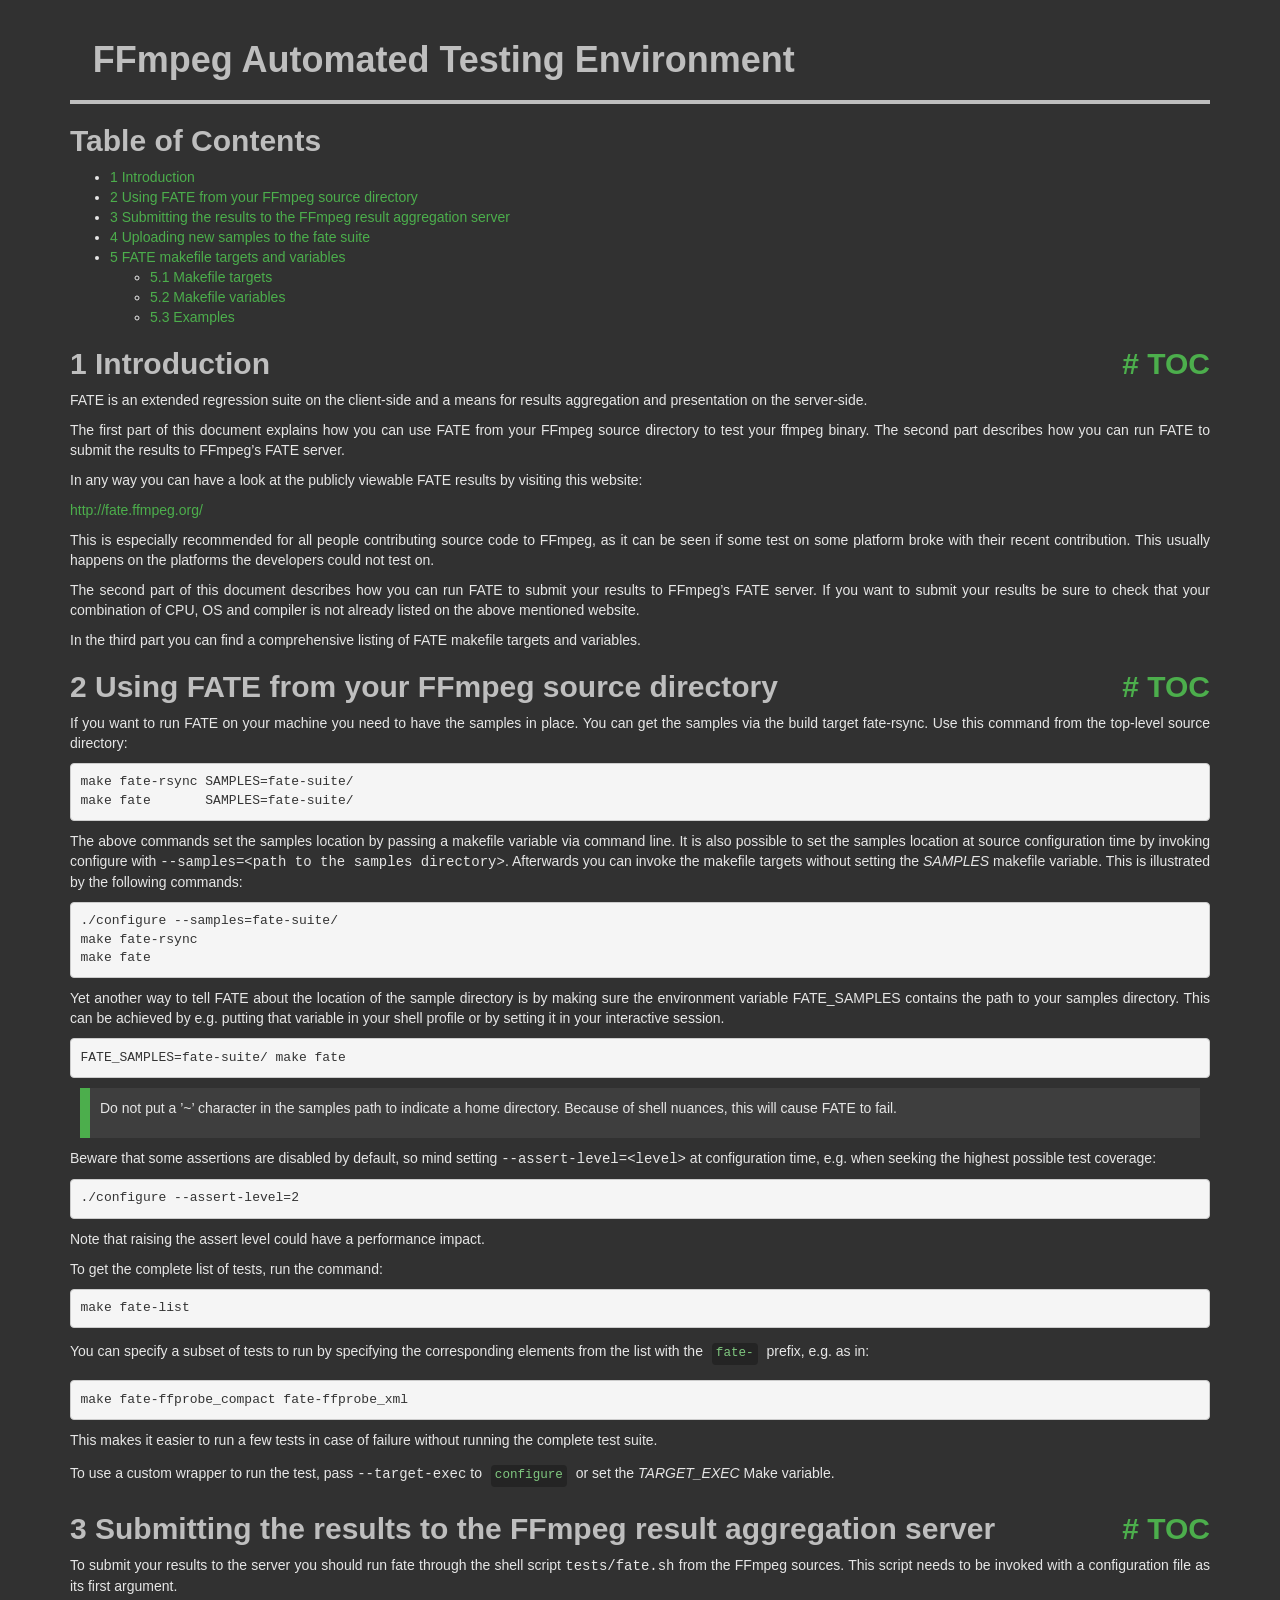
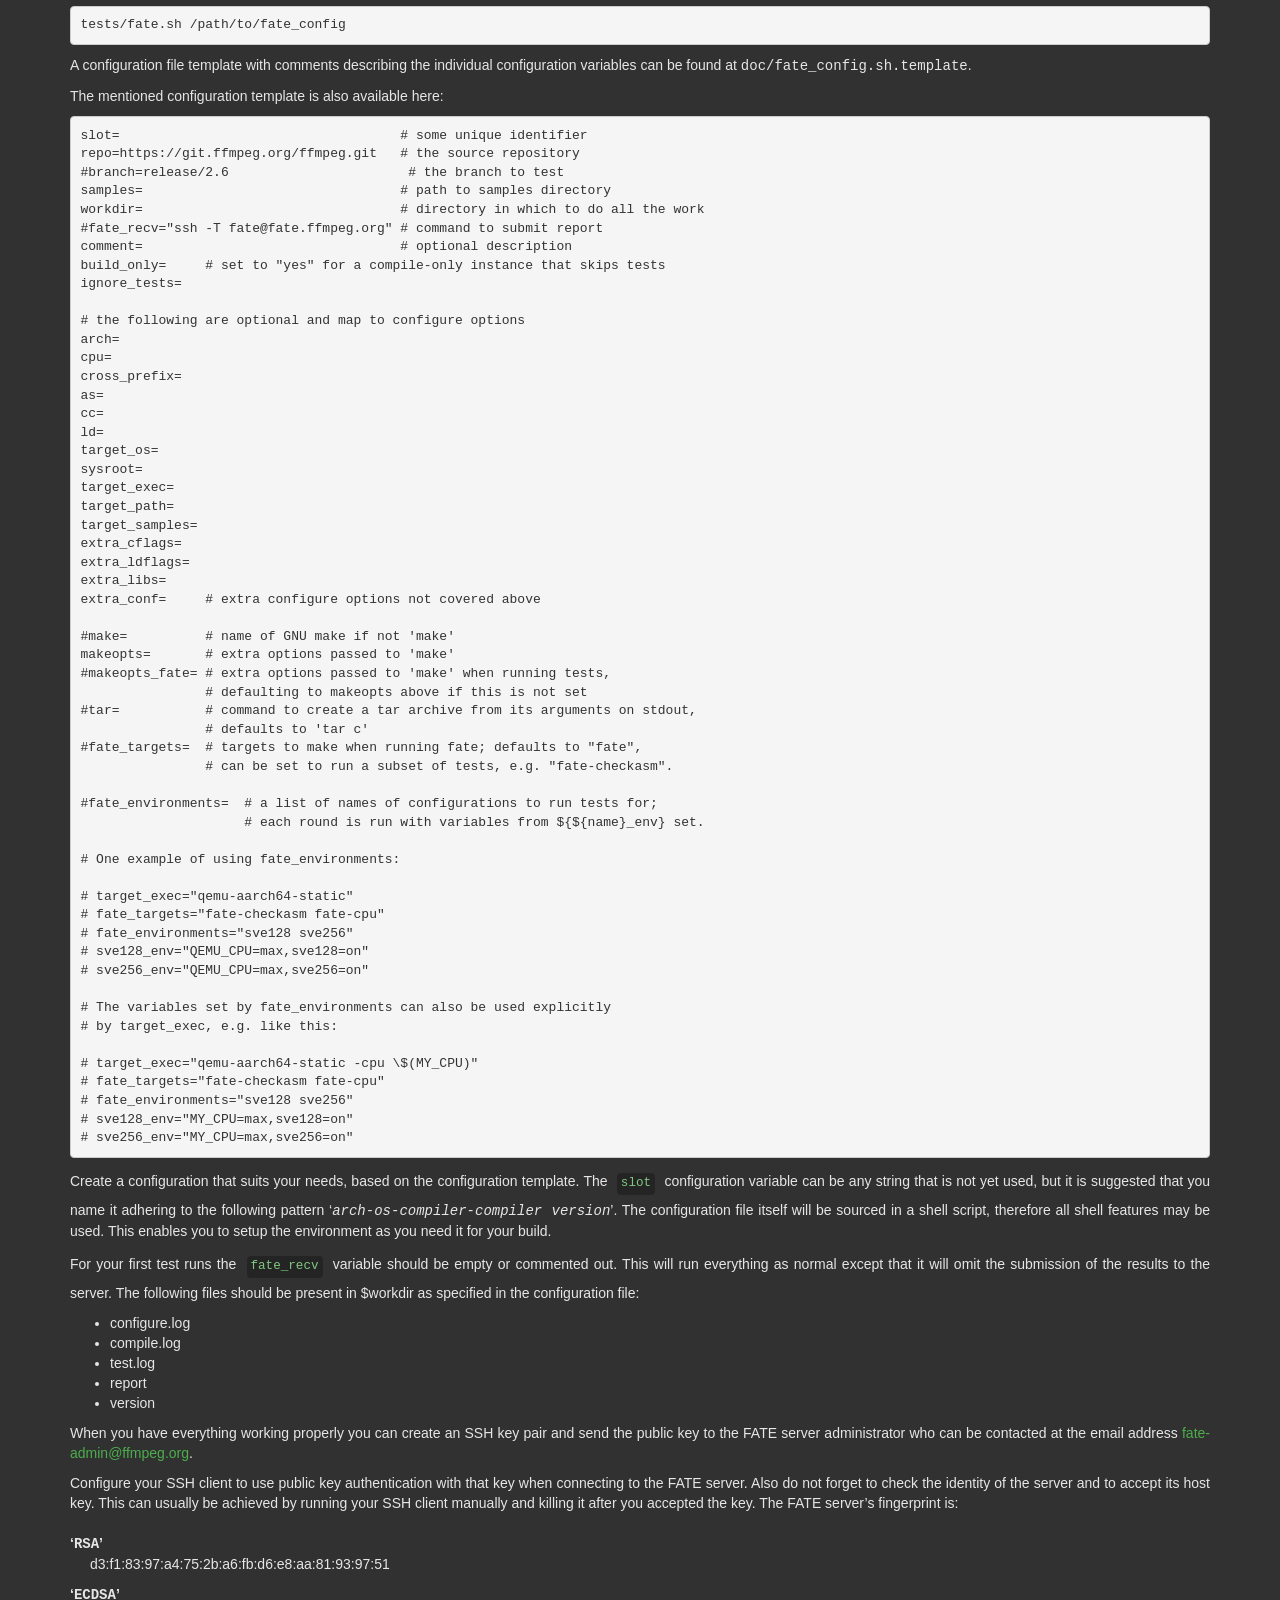
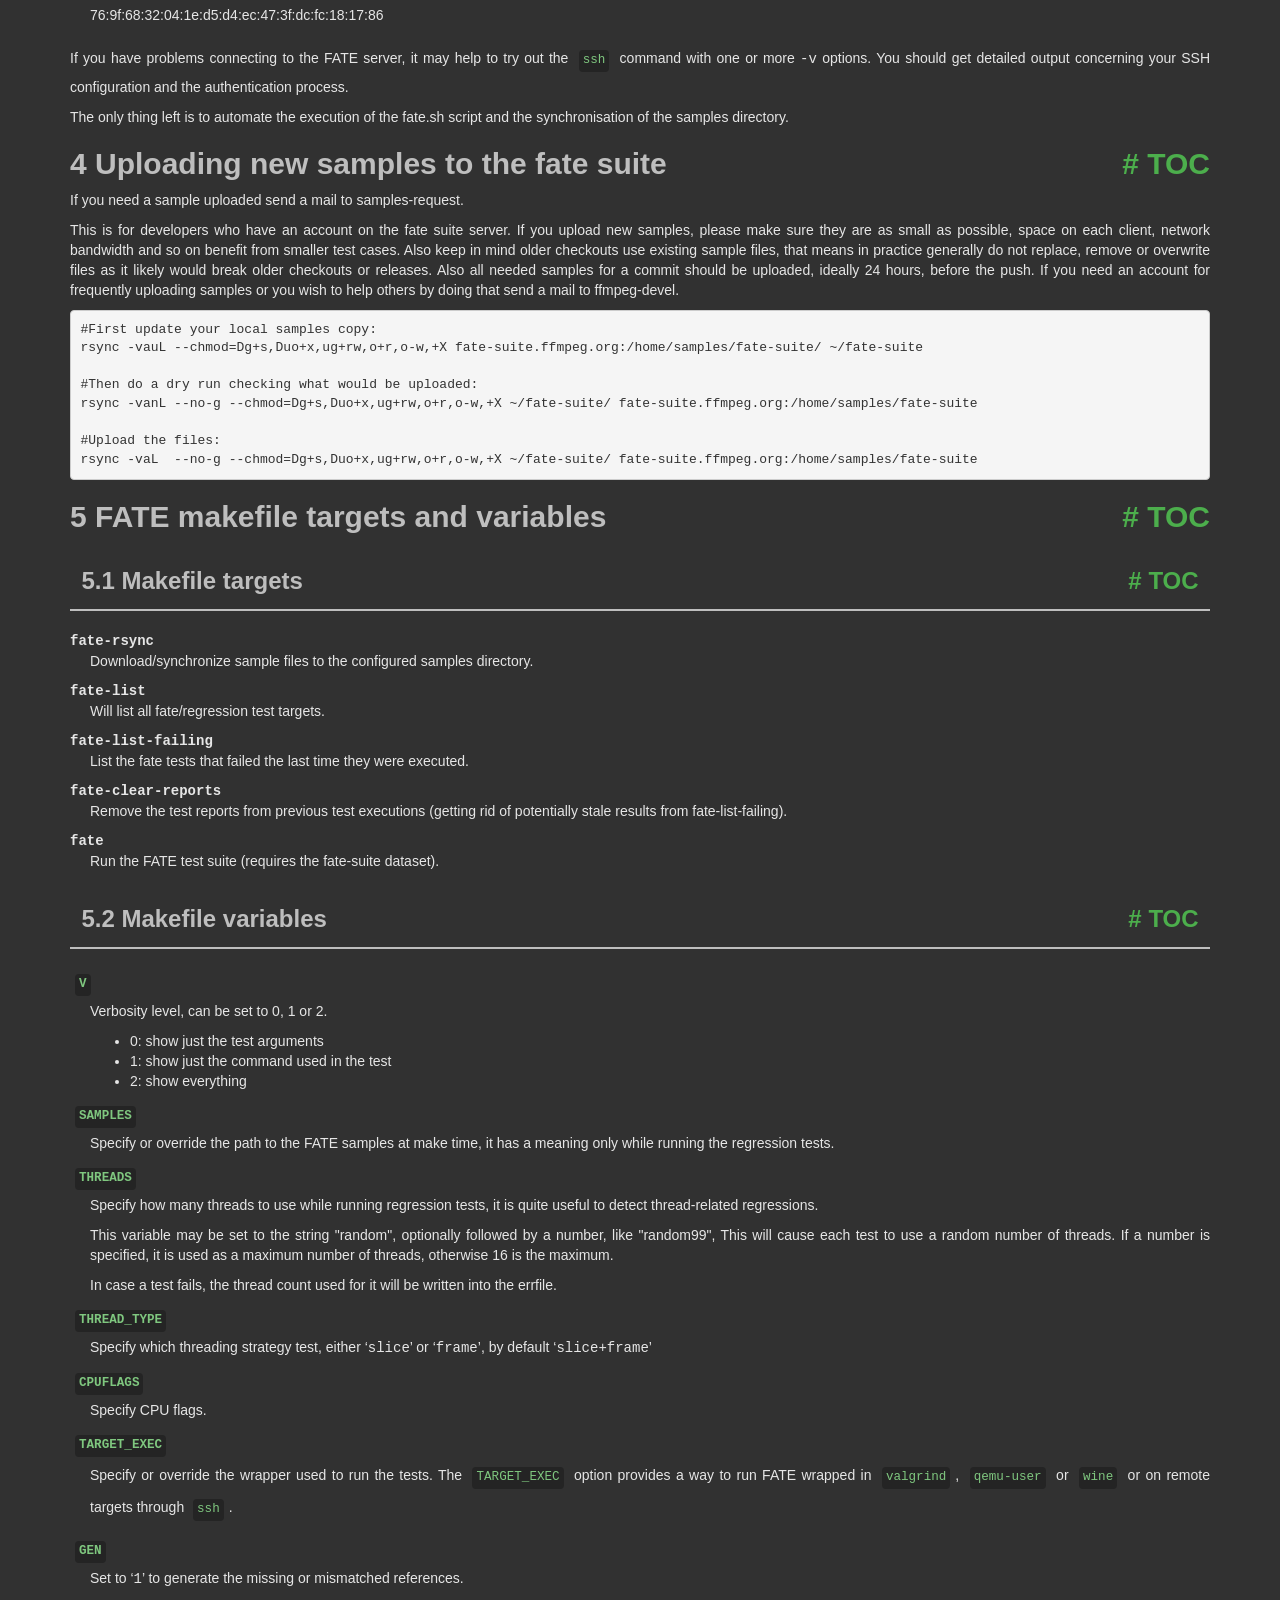
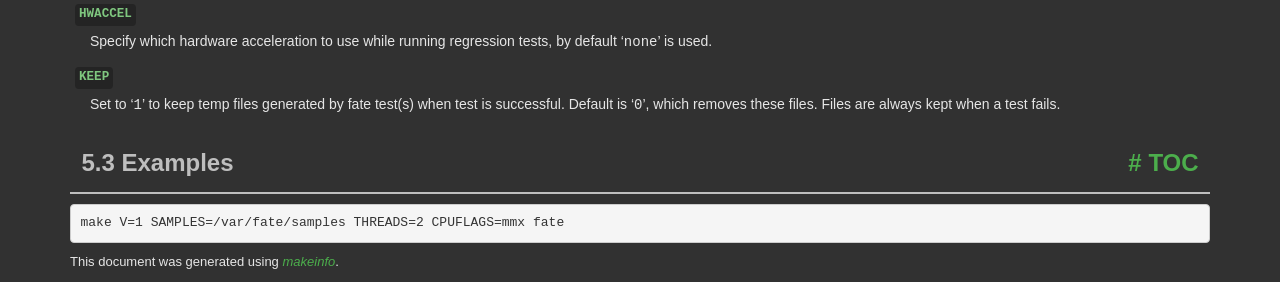
<file: bin/ffmpeg/doc/fate.html>
<!DOCTYPE html PUBLIC "-//W3C//DTD HTML 4.01 Transitional//EN" "http://www.w3.org/TR/html4/loose.dtd">
<html>
<!-- Created by GNU Texinfo 7.2, https://www.gnu.org/software/texinfo/ -->
  <head>
    <meta charset="utf-8">
    <title>
      FFmpeg Automated Testing Environment
    </title>
    <meta name="viewport" content="width=device-width,initial-scale=1.0">
    <link rel="stylesheet" type="text/css" href="bootstrap.min.css">
    <link rel="stylesheet" type="text/css" href="style.min.css">
  </head>
  <body>
    <div class="container">
      <h1>
      FFmpeg Automated Testing Environment
      </h1>


<a name="Top"></a>
<a name="SEC_Top"></a>

<div class="region-contents" id="SEC_Contents">
<h2 class="contents-heading">Table of Contents</h2>

<div class="contents">

<ul class="toc-numbered-mark">
  <li><a id="toc-Introduction" href="#Introduction">1 Introduction</a></li>
  <li><a id="toc-Using-FATE-from-your-FFmpeg-source-directory" href="#Using-FATE-from-your-FFmpeg-source-directory">2 Using FATE from your FFmpeg source directory</a></li>
  <li><a id="toc-Submitting-the-results-to-the-FFmpeg-result-aggregation-server" href="#Submitting-the-results-to-the-FFmpeg-result-aggregation-server">3 Submitting the results to the FFmpeg result aggregation server</a></li>
  <li><a id="toc-Uploading-new-samples-to-the-fate-suite" href="#Uploading-new-samples-to-the-fate-suite">4 Uploading new samples to the fate suite</a></li>
  <li><a id="toc-FATE-makefile-targets-and-variables" href="#FATE-makefile-targets-and-variables">5 FATE makefile targets and variables</a>
  <ul class="toc-numbered-mark">
    <li><a id="toc-Makefile-targets" href="#Makefile-targets">5.1 Makefile targets</a></li>
    <li><a id="toc-Makefile-variables" href="#Makefile-variables">5.2 Makefile variables</a></li>
    <li><a id="toc-Examples" href="#Examples">5.3 Examples</a></li>
  </ul></li>
</ul>
</div>
</div>

<a name="Introduction"></a>
<h2 class="chapter">1 Introduction<span class="pull-right"><a class="anchor hidden-xs" href="#Introduction" aria-hidden="true">#</a> <a class="anchor hidden-xs"href="#toc-Introduction" aria-hidden="true">TOC</a></span></h2>

<p>FATE is an extended regression suite on the client-side and a means
for results aggregation and presentation on the server-side.
</p>
<p>The first part of this document explains how you can use FATE from
your FFmpeg source directory to test your ffmpeg binary. The second
part describes how you can run FATE to submit the results to FFmpeg&rsquo;s
FATE server.
</p>
<p>In any way you can have a look at the publicly viewable FATE results
by visiting this website:
</p>
<p><a class="url" href="http://fate.ffmpeg.org/">http://fate.ffmpeg.org/</a>
</p>
<p>This is especially recommended for all people contributing source
code to FFmpeg, as it can be seen if some test on some platform broke
with their recent contribution. This usually happens on the platforms
the developers could not test on.
</p>
<p>The second part of this document describes how you can run FATE to
submit your results to FFmpeg&rsquo;s FATE server. If you want to submit your
results be sure to check that your combination of CPU, OS and compiler
is not already listed on the above mentioned website.
</p>
<p>In the third part you can find a comprehensive listing of FATE makefile
targets and variables.
</p>

<a name="Using-FATE-from-your-FFmpeg-source-directory"></a>
<h2 class="chapter">2 Using FATE from your FFmpeg source directory<span class="pull-right"><a class="anchor hidden-xs" href="#Using-FATE-from-your-FFmpeg-source-directory" aria-hidden="true">#</a> <a class="anchor hidden-xs"href="#toc-Using-FATE-from-your-FFmpeg-source-directory" aria-hidden="true">TOC</a></span></h2>

<p>If you want to run FATE on your machine you need to have the samples
in place. You can get the samples via the build target fate-rsync.
Use this command from the top-level source directory:
</p>
<div class="example">
<pre class="example-preformatted">make fate-rsync SAMPLES=fate-suite/
make fate       SAMPLES=fate-suite/
</pre></div>

<p>The above commands set the samples location by passing a makefile
variable via command line. It is also possible to set the samples
location at source configuration time by invoking configure with
<samp class="option">--samples=&lt;path to the samples directory&gt;</samp>. Afterwards you can
invoke the makefile targets without setting the <var class="var">SAMPLES</var> makefile
variable. This is illustrated by the following commands:
</p>
<div class="example">
<pre class="example-preformatted">./configure --samples=fate-suite/
make fate-rsync
make fate
</pre></div>

<p>Yet another way to tell FATE about the location of the sample
directory is by making sure the environment variable FATE_SAMPLES
contains the path to your samples directory. This can be achieved
by e.g. putting that variable in your shell profile or by setting
it in your interactive session.
</p>
<div class="example">
<pre class="example-preformatted">FATE_SAMPLES=fate-suite/ make fate
</pre></div>

<div class="info">
<p>Do not put a &rsquo;~&rsquo; character in the samples path to indicate a home
directory. Because of shell nuances, this will cause FATE to fail.
</p></div>
<p>Beware that some assertions are disabled by default, so mind setting
<samp class="option">--assert-level=&lt;level&gt;</samp> at configuration time, e.g. when seeking
the highest possible test coverage:
</p><div class="example">
<pre class="example-preformatted">./configure --assert-level=2
</pre></div>
<p>Note that raising the assert level could have a performance impact.
</p>
<p>To get the complete list of tests, run the command:
</p><div class="example">
<pre class="example-preformatted">make fate-list
</pre></div>

<p>You can specify a subset of tests to run by specifying the
corresponding elements from the list with the <code class="code">fate-</code> prefix,
e.g. as in:
</p><div class="example">
<pre class="example-preformatted">make fate-ffprobe_compact fate-ffprobe_xml
</pre></div>

<p>This makes it easier to run a few tests in case of failure without
running the complete test suite.
</p>
<p>To use a custom wrapper to run the test, pass <samp class="option">--target-exec</samp> to
<code class="command">configure</code> or set the <var class="var">TARGET_EXEC</var> Make variable.
</p>

<a name="Submitting-the-results-to-the-FFmpeg-result-aggregation-server"></a>
<h2 class="chapter">3 Submitting the results to the FFmpeg result aggregation server<span class="pull-right"><a class="anchor hidden-xs" href="#Submitting-the-results-to-the-FFmpeg-result-aggregation-server" aria-hidden="true">#</a> <a class="anchor hidden-xs"href="#toc-Submitting-the-results-to-the-FFmpeg-result-aggregation-server" aria-hidden="true">TOC</a></span></h2>

<p>To submit your results to the server you should run fate through the
shell script <samp class="file">tests/fate.sh</samp> from the FFmpeg sources. This script needs
to be invoked with a configuration file as its first argument.
</p>
<div class="example">
<pre class="example-preformatted">tests/fate.sh /path/to/fate_config
</pre></div>

<p>A configuration file template with comments describing the individual
configuration variables can be found at <samp class="file">doc/fate_config.sh.template</samp>.
</p>
<p>The mentioned configuration template is also available here:
</p><pre class="verbatim">slot=                                    # some unique identifier
repo=https://git.ffmpeg.org/ffmpeg.git   # the source repository
#branch=release/2.6                       # the branch to test
samples=                                 # path to samples directory
workdir=                                 # directory in which to do all the work
#fate_recv=&quot;ssh -T fate@fate.ffmpeg.org&quot; # command to submit report
comment=                                 # optional description
build_only=     # set to &quot;yes&quot; for a compile-only instance that skips tests
ignore_tests=

# the following are optional and map to configure options
arch=
cpu=
cross_prefix=
as=
cc=
ld=
target_os=
sysroot=
target_exec=
target_path=
target_samples=
extra_cflags=
extra_ldflags=
extra_libs=
extra_conf=     # extra configure options not covered above

#make=          # name of GNU make if not 'make'
makeopts=       # extra options passed to 'make'
#makeopts_fate= # extra options passed to 'make' when running tests,
                # defaulting to makeopts above if this is not set
#tar=           # command to create a tar archive from its arguments on stdout,
                # defaults to 'tar c'
#fate_targets=  # targets to make when running fate; defaults to &quot;fate&quot;,
                # can be set to run a subset of tests, e.g. &quot;fate-checkasm&quot;.

#fate_environments=  # a list of names of configurations to run tests for;
                     # each round is run with variables from ${${name}_env} set.

# One example of using fate_environments:

# target_exec=&quot;qemu-aarch64-static&quot;
# fate_targets=&quot;fate-checkasm fate-cpu&quot;
# fate_environments=&quot;sve128 sve256&quot;
# sve128_env=&quot;QEMU_CPU=max,sve128=on&quot;
# sve256_env=&quot;QEMU_CPU=max,sve256=on&quot;

# The variables set by fate_environments can also be used explicitly
# by target_exec, e.g. like this:

# target_exec=&quot;qemu-aarch64-static -cpu \$(MY_CPU)&quot;
# fate_targets=&quot;fate-checkasm fate-cpu&quot;
# fate_environments=&quot;sve128 sve256&quot;
# sve128_env=&quot;MY_CPU=max,sve128=on&quot;
# sve256_env=&quot;MY_CPU=max,sve256=on&quot;
</pre>
<p>Create a configuration that suits your needs, based on the configuration
template. The <code class="env">slot</code> configuration variable can be any string that is not
yet used, but it is suggested that you name it adhering to the following
pattern &lsquo;<samp class="samp"><var class="var">arch</var>-<var class="var">os</var>-<var class="var">compiler</var>-<var class="var">compiler version</var></samp>&rsquo;. The
configuration file itself will be sourced in a shell script, therefore all
shell features may be used. This enables you to setup the environment as you
need it for your build.
</p>
<p>For your first test runs the <code class="env">fate_recv</code> variable should be empty or
commented out. This will run everything as normal except that it will omit
the submission of the results to the server. The following files should be
present in $workdir as specified in the configuration file:
</p>
<ul class="itemize mark-bullet">
<li>configure.log
    </li><li>compile.log
    </li><li>test.log
    </li><li>report
    </li><li>version
</li></ul>

<p>When you have everything working properly you can create an SSH key pair
and send the public key to the FATE server administrator who can be contacted
at the email address <a class="email" href="mailto:fate-admin@ffmpeg.org">fate-admin@ffmpeg.org</a>.
</p>
<p>Configure your SSH client to use public key authentication with that key
when connecting to the FATE server. Also do not forget to check the identity
of the server and to accept its host key. This can usually be achieved by
running your SSH client manually and killing it after you accepted the key.
The FATE server&rsquo;s fingerprint is:
</p>
<dl class="table">
<dt>&lsquo;<samp class="samp">RSA</samp>&rsquo;</dt>
<dd><p>d3:f1:83:97:a4:75:2b:a6:fb:d6:e8:aa:81:93:97:51
</p></dd>
<dt>&lsquo;<samp class="samp">ECDSA</samp>&rsquo;</dt>
<dd><p>76:9f:68:32:04:1e:d5:d4:ec:47:3f:dc:fc:18:17:86
</p></dd>
</dl>

<p>If you have problems connecting to the FATE server, it may help to try out
the <code class="command">ssh</code> command with one or more <samp class="option">-v</samp> options. You should
get detailed output concerning your SSH configuration and the authentication
process.
</p>
<p>The only thing left is to automate the execution of the fate.sh script and
the synchronisation of the samples directory.
</p>
<a name="Uploading-new-samples-to-the-fate-suite"></a>
<h2 class="chapter">4 Uploading new samples to the fate suite<span class="pull-right"><a class="anchor hidden-xs" href="#Uploading-new-samples-to-the-fate-suite" aria-hidden="true">#</a> <a class="anchor hidden-xs"href="#toc-Uploading-new-samples-to-the-fate-suite" aria-hidden="true">TOC</a></span></h2>

<p>If you need a sample uploaded send a mail to samples-request.
</p>
<p>This is for developers who have an account on the fate suite server.
If you upload new samples, please make sure they are as small as possible,
space on each client, network bandwidth and so on benefit from smaller test cases.
Also keep in mind older checkouts use existing sample files, that means in
practice generally do not replace, remove or overwrite files as it likely would
break older checkouts or releases.
Also all needed samples for a commit should be uploaded, ideally 24
hours, before the push.
If you need an account for frequently uploading samples or you wish to help
others by doing that send a mail to ffmpeg-devel.
</p>
<div class="example">
<pre class="example-preformatted">#First update your local samples copy:
rsync -vauL --chmod=Dg+s,Duo+x,ug+rw,o+r,o-w,+X fate-suite.ffmpeg.org:/home/samples/fate-suite/ ~/fate-suite

#Then do a dry run checking what would be uploaded:
rsync -vanL --no-g --chmod=Dg+s,Duo+x,ug+rw,o+r,o-w,+X ~/fate-suite/ fate-suite.ffmpeg.org:/home/samples/fate-suite

#Upload the files:
rsync -vaL  --no-g --chmod=Dg+s,Duo+x,ug+rw,o+r,o-w,+X ~/fate-suite/ fate-suite.ffmpeg.org:/home/samples/fate-suite
</pre></div>


<a name="FATE-makefile-targets-and-variables"></a>
<h2 class="chapter">5 FATE makefile targets and variables<span class="pull-right"><a class="anchor hidden-xs" href="#FATE-makefile-targets-and-variables" aria-hidden="true">#</a> <a class="anchor hidden-xs"href="#toc-FATE-makefile-targets-and-variables" aria-hidden="true">TOC</a></span></h2>

<a name="Makefile-targets"></a>
<h3 class="section">5.1 Makefile targets<span class="pull-right"><a class="anchor hidden-xs" href="#Makefile-targets" aria-hidden="true">#</a> <a class="anchor hidden-xs"href="#toc-Makefile-targets" aria-hidden="true">TOC</a></span></h3>

<dl class="table">
<dt><samp class="option">fate-rsync</samp></dt>
<dd><p>Download/synchronize sample files to the configured samples directory.
</p>
</dd>
<dt><samp class="option">fate-list</samp></dt>
<dd><p>Will list all fate/regression test targets.
</p>
</dd>
<dt><samp class="option">fate-list-failing</samp></dt>
<dd><p>List the fate tests that failed the last time they were executed.
</p>
</dd>
<dt><samp class="option">fate-clear-reports</samp></dt>
<dd><p>Remove the test reports from previous test executions (getting rid of
potentially stale results from fate-list-failing).
</p>
</dd>
<dt><samp class="option">fate</samp></dt>
<dd><p>Run the FATE test suite (requires the fate-suite dataset).
</p></dd>
</dl>

<a name="Makefile-variables"></a>
<h3 class="section">5.2 Makefile variables<span class="pull-right"><a class="anchor hidden-xs" href="#Makefile-variables" aria-hidden="true">#</a> <a class="anchor hidden-xs"href="#toc-Makefile-variables" aria-hidden="true">TOC</a></span></h3>

<dl class="table">
<dt><code class="env">V</code></dt>
<dd><p>Verbosity level, can be set to 0, 1 or 2.
    </p><ul class="itemize mark-bullet">
<li>0: show just the test arguments
        </li><li>1: show just the command used in the test
        </li><li>2: show everything
    </li></ul>

</dd>
<dt><code class="env">SAMPLES</code></dt>
<dd><p>Specify or override the path to the FATE samples at make time, it has a
meaning only while running the regression tests.
</p>
</dd>
<dt><code class="env">THREADS</code></dt>
<dd><p>Specify how many threads to use while running regression tests, it is
quite useful to detect thread-related regressions.
</p>
<p>This variable may be set to the string &quot;random&quot;, optionally followed by a
number, like &quot;random99&quot;, This will cause each test to use a random number of
threads. If a number is specified, it is used as a maximum number of threads,
otherwise 16 is the maximum.
</p>
<p>In case a test fails, the thread count used for it will be written into the
errfile.
</p>
</dd>
<dt><code class="env">THREAD_TYPE</code></dt>
<dd><p>Specify which threading strategy test, either &lsquo;<samp class="samp">slice</samp>&rsquo; or &lsquo;<samp class="samp">frame</samp>&rsquo;,
by default &lsquo;<samp class="samp">slice+frame</samp>&rsquo;
</p>
</dd>
<dt><code class="env">CPUFLAGS</code></dt>
<dd><p>Specify CPU flags.
</p>
</dd>
<dt><code class="env">TARGET_EXEC</code></dt>
<dd><p>Specify or override the wrapper used to run the tests.
The <code class="env">TARGET_EXEC</code> option provides a way to run FATE wrapped in
<code class="command">valgrind</code>, <code class="command">qemu-user</code> or <code class="command">wine</code> or on remote targets
through <code class="command">ssh</code>.
</p>
</dd>
<dt><code class="env">GEN</code></dt>
<dd><p>Set to &lsquo;<samp class="samp">1</samp>&rsquo; to generate the missing or mismatched references.
</p>
</dd>
<dt><code class="env">HWACCEL</code></dt>
<dd><p>Specify which hardware acceleration to use while running regression tests,
by default &lsquo;<samp class="samp">none</samp>&rsquo; is used.
</p>
</dd>
<dt><code class="env">KEEP</code></dt>
<dd><p>Set to &lsquo;<samp class="samp">1</samp>&rsquo; to keep temp files generated by fate test(s) when test is successful.
Default is &lsquo;<samp class="samp">0</samp>&rsquo;, which removes these files. Files are always kept when a test
fails.
</p>
</dd>
</dl>

<a name="Examples"></a>
<h3 class="section">5.3 Examples<span class="pull-right"><a class="anchor hidden-xs" href="#Examples" aria-hidden="true">#</a> <a class="anchor hidden-xs"href="#toc-Examples" aria-hidden="true">TOC</a></span></h3>

<div class="example">
<pre class="example-preformatted">make V=1 SAMPLES=/var/fate/samples THREADS=2 CPUFLAGS=mmx fate
</pre></div>
      <p style="font-size: small;">
        This document was generated using <a class="uref" href="https://www.gnu.org/software/texinfo/"><em class="emph">makeinfo</em></a>.
      </p>
    </div>
  </body>
</html>
</file>
<file: bin/ffmpeg/doc/style.min.css>
/*!
The MIT License (MIT)

Copyright (c) 2014 Barbara Lepage <db0company@gmail.com>

Permission is hereby granted, free of charge, to any person obtaining a copy
of this software and associated documentation files (the "Software"), to deal
in the Software without restriction, including without limitation the rights
to use, copy, modify, merge, publish, distribute, sublicense, and/or sell
copies of the Software, and to permit persons to whom the Software is
furnished to do so, subject to the following conditions:

The above copyright notice and this permission notice shall be included in all
copies or substantial portions of the Software.

THE SOFTWARE IS PROVIDED "AS IS", WITHOUT WARRANTY OF ANY KIND, EXPRESS OR
IMPLIED, INCLUDING BUT NOT LIMITED TO THE WARRANTIES OF MERCHANTABILITY,
FITNESS FOR A PARTICULAR PURPOSE AND NONINFRINGEMENT. IN NO EVENT SHALL THE
AUTHORS OR COPYRIGHT HOLDERS BE LIABLE FOR ANY CLAIM, DAMAGES OR OTHER
LIABILITY, WHETHER IN AN ACTION OF CONTRACT, TORT OR OTHERWISE, ARISING FROM,
OUT OF OR IN CONNECTION WITH THE SOFTWARE OR THE USE OR OTHER DEALINGS IN THE
SOFTWARE.
 */body{background-color:#313131;color:#e6e6e6;text-align:justify}body, h1, h2, h3, h4, h5, h6{font-family:"Lucida Grande","Lucida Sans Unicode","Lucida Sans","Helvetica Neue",Helvetica,Verdana,Tahoma,sans-serif}a{color:#4cae4c}a strong{color:#e6e6e6}a:hover{color:#7fc77f}a:hover strong{color:#4cae4c}main{width:100% ! important;min-height:600px;margin:auto}h1, h2, h3, h4{font-weight:bold;text-align:left}h1, h2, h3{color:#bebebe}h1 strong, h2 strong, h3 strong{color:#e6e6e6}h4, h5, h6{color:#3c8b3c}h1{border-bottom:4px #bebebe solid;padding:20px 2%}h3{border-bottom:2px #bebebe solid;padding:15px 1%}h4{border-bottom:1px solid #e6e6e6;padding:10px 0;margin:20px 0;color:#e6e6e6}.list-group .list-group-item{background-color:#3e3e3e;border-color:black}.list-group.list-group-big .list-group-item{padding:25px}.list-group a.list-group-item{color:#7fc77f}.list-group a.list-group-item:hover{background-color:#313131;color:#4cae4c}.well{background-color:#242424;border-color:black;color:#bebebe}.well strong{color:#e6e6e6}.well code{background-color:#313131}.well hr{border-color:#3c8b3c}.well h3{margin:5px 0 15px 0;border:0;padding:0}.well a{color:#4cae4c}.well a.btn{color:white}.well small{display:block;padding:0 10px;font-style:italic}.well.example{padding-top:40px;margin-bottom:130px}.well.example pre{margin:50px;margin-bottom:30px;font-size:1.5em}.well.example .btn{margin-right:50px;margin-bottom:20px}.well.well-with-icon{min-height:136px}.well.well-with-icon .pull-right,.well.well-with-icon .pull-left{background-color:#4cae4c;color:#e6e6e6;padding:10px;border-radius:5px;margin:5px}.well.well-with-icon .pull-right{margin-left:20px}.well.well-with-icon .pull-left{margin-right:20px}a.well{display:block}a.well:hover{text-decoration:none;opacity:0.8}.info, .warning{margin:10px;padding:10px;background-color:#3e3e3e;color:#e6e6e6}.info code, .warning code{background-color:#313131}.info{border-left:10px #4cae4c solid}.warning{border-left:10px #ae4c4c solid}.with-icon{padding:30px}.with-icon .pull-left{padding-right:30px}.with-icon .pull-right{padding-left:30px}dd{margin-left:20px}code{background-color:#242424;color:#7fc77f;display:inline-block;margin:5px}.table{margin:20px 0;border-radius:4px}.table th,.table td,.table tr{border:1px solid #171717}.table tr th{background-color:#3e3e3e;border-bottom:2px solid #e6e6e6}.table tr:nth-child(odd){background-color:#242424}#sidebar-wrapper, .navbar{background-color:#171717;overflow-x:hidden}#sidebar-wrapper .sidebar-brand img,#sidebar-wrapper .navbar-brand img, .navbar .sidebar-brand img, .navbar .navbar-brand img{opacity:0.6;margin-right:8px}#sidebar-wrapper .sidebar-brand:hover,#sidebar-wrapper .navbar-brand:hover, .navbar .sidebar-brand:hover, .navbar .navbar-brand:hover{color:#fff}#sidebar-wrapper .sidebar-brand:hover img,#sidebar-wrapper .navbar-brand:hover img, .navbar .sidebar-brand:hover img, .navbar .navbar-brand:hover img{opacity:1}#sidebar-wrapper .sidebar-nav li ul, .navbar .sidebar-nav li ul{list-style-type:none;padding:0}#sidebar-wrapper .sidebar-nav li ul li, .navbar .sidebar-nav li ul li{line-height:20px}#sidebar-wrapper .sidebar-nav li ul li a, .navbar .sidebar-nav li ul li a{padding-left:20px}.content-header{height:auto;background-color:#242424}.content-header h1{color:#e6e6e6;display:block;margin:0;margin-bottom:20px;line-height:normal;border-bottom:none}#download h4, #index h4{margin-top:180px}#download h4.first, #index h4.first{margin-top:20px}#download h4.first small, #index h4.first small{color:inherit;font-size:1em}#download .btn-download-wrapper, #index .btn-download-wrapper{text-align:center;margin:160px auto}#download .btn-download-wrapper .btn, #index .btn-download-wrapper .btn{font-size:3em;padding:3%;display:inline-block;margin-bottom:5px}#download .btn-download-wrapper small, #index .btn-download-wrapper small{display:block;font-size:0.4em}#download h2.description, #index h2.description{color:#e6e6e6;font-size:2em;font-weight:bold;margin:120px 50px;line-height:2em}#download h2.description .label, #index h2.description .label{font-size:0.5em}#download .btn-download-wrapper{margin:40px auto}#download .os-selector{text-align:center;color:#e6e6e6;margin:30px 0}#download .os-selector a.btn-build{color:#e6e6e6;display:block;padding:20px;border-radius:2px}#download .os-selector .btn-build[href="#build-linux"]{background-color:#e43}#download .os-selector .btn-build[href="#build-linux"]:hover{color:#e43;background-color:#e6e6e6}#download .os-selector .btn-build[href="#build-windows"]{background-color:#06a}#download .os-selector .btn-build[href="#build-windows"]:hover{color:#06a;background-color:#e6e6e6}#download .os-selector .btn-build[href="#build-mac"]{background-color:darkgrey}#download .os-selector .btn-build[href="#build-mac"]:hover{color:darkgrey;background-color:#e6e6e6}#download .os-selector .tab-content{margin-top:20px}#download .os-selector #build-linux h3{color:#e43}#download .os-selector #build-windows h3{color:#06a}#download .os-selector #build-mac h3{color:darkgrey}footer{background-color:#242424;border-top:1px #101010 solid;padding:20px 0%}footer a{display:block}footer img[alt="FFmpeg"]{width:50%;display:block;margin:auto}.example.user-good pre{color:#bfbfbf;border:1px solid #357735;border-left:10px solid #357735;background-color:#242424}.example.user-bad pre{color:#bfbfbf;border:1px solid #ae4c4c;border-left:10px solid #ae4c4c;background-color:#242424}
</file>
